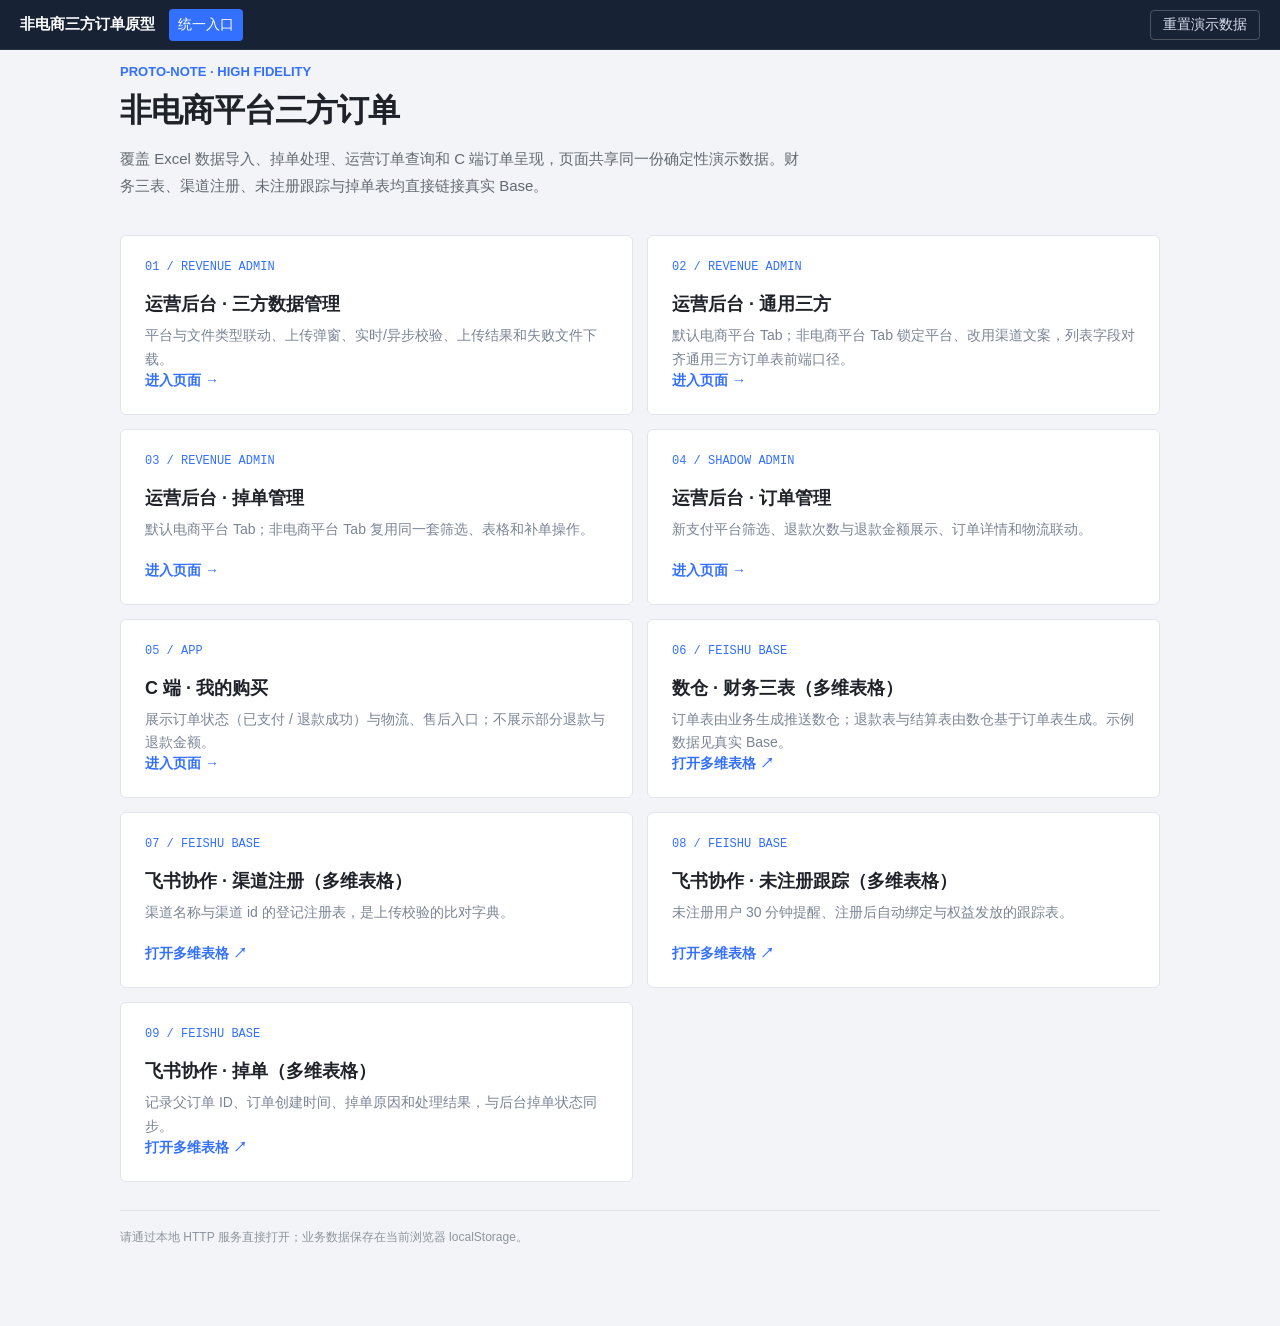
<file: index.html>
<!doctype html>
<html lang="zh-CN">
<head>
  <meta charset="UTF-8">
  <meta name="viewport" content="width=device-width, initial-scale=1.0">
  <meta name="description" content="非电商三方订单导入、同步、退款及权益联动高保真原型">
  <link rel="icon" href="data:image/svg+xml,%3Csvg xmlns='http://www.w3.org/2000/svg' viewBox='0 0 64 64'%3E%3Crect width='64' height='64' rx='12' fill='%233370ff'/%3E%3C/svg%3E">
  <title>非电商三方订单 · 原型入口</title>
  <link rel="stylesheet" href="prototype.css">
  <style>
    body { min-width: 1080px; color: #1f2329; background: #f2f4f7; }
    .entry { width: 1040px; margin: 0 auto; padding: 64px 0 80px; }
    .entry-kicker { color: #3370ff; font-size: 13px; font-weight: 650; }
    .entry h1 { margin: 10px 0 12px; font-size: 32px; letter-spacing: -.03em; }
    .entry-intro { width: 680px; margin: 0 0 36px; color: #646a73; font-size: 15px; line-height: 1.8; }
    .entry-grid { display: grid; grid-template-columns: 1fr 1fr; gap: 14px; }
    .entry-card { min-height: 176px; display: flex; flex-direction: column; padding: 24px; color: inherit; border: 1px solid #e1e5eb; border-radius: 6px; background: #fff; text-decoration: none; transition: border-color .2s ease, box-shadow .2s ease, transform .2s ease; }
    .entry-card:hover { border-color: #9ab6fa; box-shadow: 0 12px 30px rgba(37, 71, 126, .09); transform: translateY(-2px); }
    .entry-card__index { color: #3370ff; font-family: "SFMono-Regular", Consolas, monospace; font-size: 12px; }
    .entry-card h2 { margin: 18px 0 8px; font-size: 18px; }
    .entry-card p { margin: 0; color: #7a8495; line-height: 1.7; }
    .entry-card__go { margin-top: auto; color: #3370ff; font-weight: 600; }
    .entry-foot { margin-top: 28px; padding-top: 18px; color: #8f959e; border-top: 1px solid #dfe3e8; font-size: 12px; }
  </style>
</head>
<body>
  <nav class="prototype-nav">
    <span class="prototype-nav__brand">非电商三方订单原型</span>
    <a class="is-active" href="index.html">统一入口</a>
    <button class="prototype-nav__reset" id="resetData">重置演示数据</button>
  </nav>
  <main class="entry">
    <div class="entry-kicker">PROTO-NOTE · HIGH FIDELITY</div>
    <h1>非电商平台三方订单</h1>
    <p class="entry-intro">覆盖 Excel 数据导入、掉单处理、运营订单查询和 C 端订单呈现，页面共享同一份确定性演示数据。财务三表、渠道注册、未注册跟踪与掉单表均直接链接真实 Base。</p>
    <section class="entry-grid">
      <a class="entry-card" href="admin-upload.html"><span class="entry-card__index">01 / REVENUE ADMIN</span><h2>运营后台 · 三方数据管理</h2><p>平台与文件类型联动、上传弹窗、实时/异步校验、上传结果和失败文件下载。</p><span class="entry-card__go">进入页面 →</span></a>
      <a class="entry-card" href="admin-general-thirdparty.html"><span class="entry-card__index">02 / REVENUE ADMIN</span><h2>运营后台 · 通用三方</h2><p>默认电商平台 Tab；非电商平台 Tab 锁定平台、改用渠道文案，列表字段对齐通用三方订单表前端口径。</p><span class="entry-card__go">进入页面 →</span></a>
      <a class="entry-card" href="admin-dropped-orders.html"><span class="entry-card__index">03 / REVENUE ADMIN</span><h2>运营后台 · 掉单管理</h2><p>默认电商平台 Tab；非电商平台 Tab 复用同一套筛选、表格和补单操作。</p><span class="entry-card__go">进入页面 →</span></a>
      <a class="entry-card" href="admin-orders.html"><span class="entry-card__index">04 / SHADOW ADMIN</span><h2>运营后台 · 订单管理</h2><p>新支付平台筛选、退款次数与退款金额展示、订单详情和物流联动。</p><span class="entry-card__go">进入页面 →</span></a>
      <a class="entry-card" href="consumer.html"><span class="entry-card__index">05 / APP</span><h2>C 端 · 我的购买</h2><p>展示订单状态（已支付 / 退款成功）与物流、售后入口；不展示部分退款与退款金额。</p><span class="entry-card__go">进入页面 →</span></a>
      <a class="entry-card" href="https://guanghe.feishu.cn/base/HTx5bBzkna9kOsse2stc8Zdrnqe" target="_blank" rel="noopener"><span class="entry-card__index">06 / FEISHU BASE</span><h2>数仓 · 财务三表（多维表格）</h2><p>订单表由业务生成推送数仓；退款表与结算表由数仓基于订单表生成。示例数据见真实 Base。</p><span class="entry-card__go">打开多维表格 ↗</span></a>
      <a class="entry-card" href="https://guanghe.feishu.cn/base/F0I2bV6KnaVBRzsLpwWcDa2Qnxh" target="_blank" rel="noopener"><span class="entry-card__index">07 / FEISHU BASE</span><h2>飞书协作 · 渠道注册（多维表格）</h2><p>渠道名称与渠道 id 的登记注册表，是上传校验的比对字典。</p><span class="entry-card__go">打开多维表格 ↗</span></a>
      <a class="entry-card" href="https://guanghe.feishu.cn/base/UbRfb8m5Ua962tsiILEcvQJgn8b?table=tblW8EMJ8S8mK16U&view=vewMrq51ZI" target="_blank" rel="noopener"><span class="entry-card__index">08 / FEISHU BASE</span><h2>飞书协作 · 未注册跟踪（多维表格）</h2><p>未注册用户 30 分钟提醒、注册后自动绑定与权益发放的跟踪表。</p><span class="entry-card__go">打开多维表格 ↗</span></a>
      <a class="entry-card" href="https://guanghe.feishu.cn/base/UbRfb8m5Ua962tsiILEcvQJgn8b?table=tblgRxlZ2vIKZkTo&view=vewY0A8bUa" target="_blank" rel="noopener"><span class="entry-card__index">09 / FEISHU BASE</span><h2>飞书协作 · 掉单（多维表格）</h2><p>记录父订单 ID、订单创建时间、掉单原因和处理结果，与后台掉单状态同步。</p><span class="entry-card__go">打开多维表格 ↗</span></a>
    </section>
    <footer class="entry-foot">请通过本地 HTTP 服务直接打开；业务数据保存在当前浏览器 localStorage。</footer>
  </main>
  <script src="prototype.js"></script>
  <script>
    document.getElementById('resetData').addEventListener('click', function () {
      window.PrototypeApp.resetState()
    })
  </script>
</body>
</html>
</file>
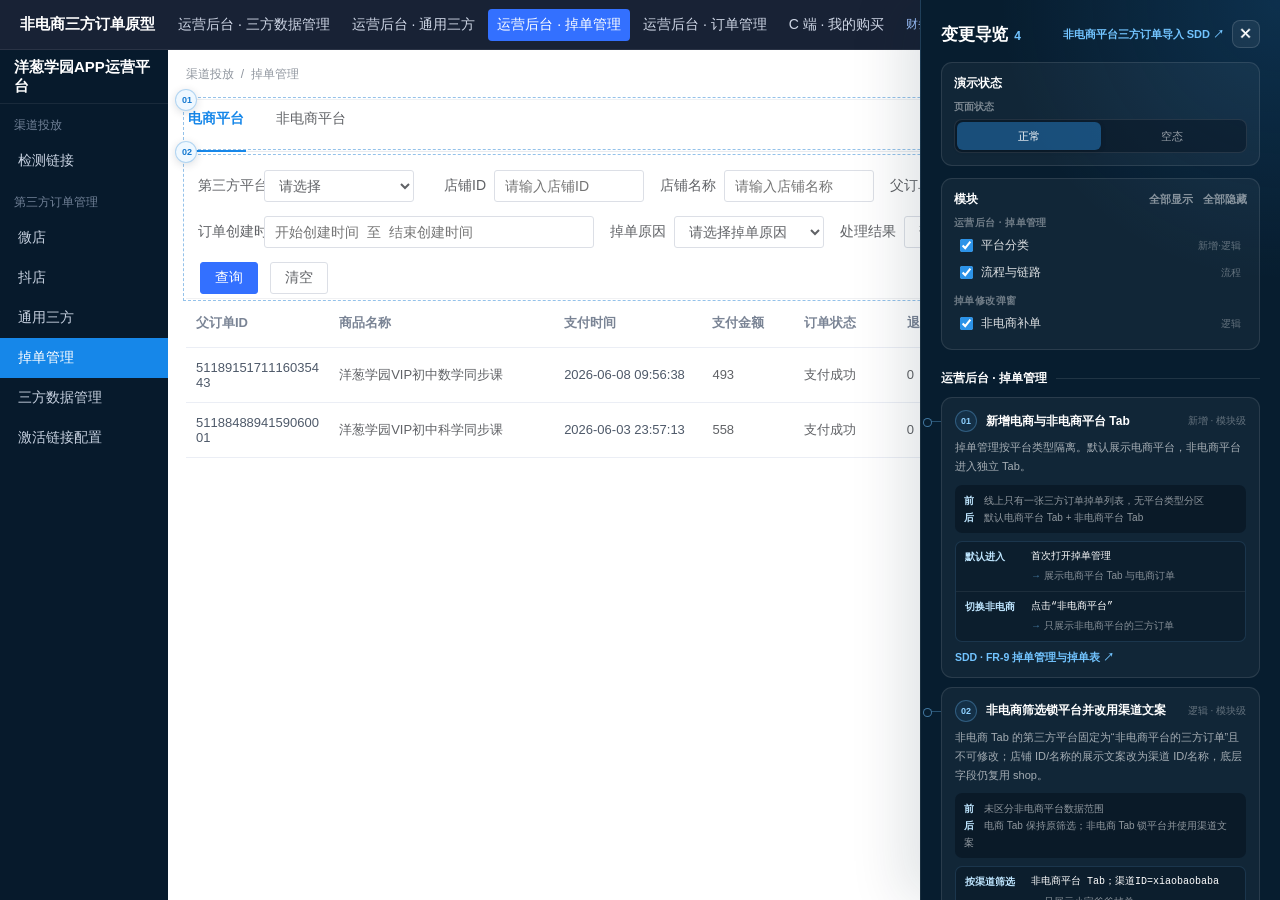
<file: admin-dropped-orders.html>
<!doctype html>
<html lang="zh-CN">
<head>
  <meta charset="UTF-8">
  <meta name="viewport" content="width=device-width, initial-scale=1.0">
  <meta name="description" content="非电商三方订单掉单管理高保真原型">
  <link rel="icon" href="data:image/svg+xml,%3Csvg xmlns='http://www.w3.org/2000/svg' viewBox='0 0 64 64'%3E%3Crect width='64' height='64' rx='12' fill='%233370ff'/%3E%3C/svg%3E">
  <title>运营后台 · 掉单管理</title>
  <link rel="stylesheet" href="prototype.css">
  <style>
    body { min-width: 1520px; background: #f5f6f7; }
    .drop-shell { display: flex; width: 1500px; min-height: calc(100vh - 50px); background: #fff; }
    .drop-sidebar { width: 168px; flex: 0 0 168px; color: #c8d2e1; background: #071a2c; }
    .drop-sidebar__brand { height: 54px; display: flex; align-items: center; padding: 0 14px; color: #fff; font-size: 15px; font-weight: 650; border-bottom: 1px solid rgba(255,255,255,.07); }
    .drop-sidebar__group { padding: 13px 14px 7px; color: #718197; font-size: 12px; }
    .drop-sidebar__item { height: 40px; display: flex; align-items: center; padding: 0 18px; color: #c8d2e1; text-decoration: none; }
    .drop-sidebar__item:hover { color: #fff; background: rgba(255,255,255,.05); }
    .drop-sidebar__item.is-active { color: #fff; background: #1687e9; }
    .drop-main { width: 1332px; padding: 0 18px 44px; overflow: hidden; }
    .drop-breadcrumb { height: 50px; display: flex; align-items: center; color: #8f959e; border-bottom: 1px solid #edf0f3; font-size: 12px; }
    .drop-tabs { display: flex; gap: 28px; height: 52px; align-items: flex-end; border-bottom: 1px solid #e8ebef; }
    .drop-tab { position: relative; height: 52px; padding: 0 2px 13px; color: #606266; border: 0; background: transparent; cursor: pointer; font-weight: 500; }
    .drop-tab:hover { color: #1687e9; }
    .drop-tab.is-active { color: #1687e9; font-weight: 600; }
    .drop-tab.is-active::after { content: ""; position: absolute; left: 0; right: 0; bottom: -1px; height: 2px; background: #1687e9; }
    .drop-filter { padding: 18px 12px 4px; }
    .drop-filter__row { display: flex; align-items: center; gap: 14px; margin-bottom: 14px; }
    .drop-field { display: flex; align-items: center; gap: 8px; }
    .drop-field label { width: 58px; color: #606266; text-align: right; white-space: nowrap; }
    .drop-field .input, .drop-field .select { min-width: 150px; width: 150px; color: #606266; }
    .drop-field--wide .input { width: 236px; }
    .drop-field--time .input { width: 330px; }
    .drop-actions { padding-left: 2px; }
    .drop-actions .btn + .btn { margin-left: 8px; }
    .drop-table-wrap { width: 100%; overflow-x: auto; border-top: 1px solid #f0f1f3; }
    .drop-table { width: 1580px; border-collapse: collapse; table-layout: fixed; }
    .drop-table th, .drop-table td { min-height: 54px; padding: 12px 10px; color: #606266; border-bottom: 1px solid #ebeef5; text-align: left; vertical-align: middle; font-size: 13px; }
    .drop-table th { height: 48px; color: #7a8495; background: #fff; font-weight: 600; }
    .drop-table tbody tr:hover td { background: #f7faff; }
    .drop-table .mono { color: #4e5969; font-variant-numeric: tabular-nums; word-break: break-all; }
    .drop-table .money { font-variant-numeric: tabular-nums; }
    .drop-table .reason { line-height: 1.6; }
    .drop-table .action { color: #1687e9; border: 0; background: transparent; cursor: pointer; }
    .drop-table .action:hover { text-decoration: underline; }
    .drop-result { display: inline-flex; align-items: center; gap: 6px; white-space: nowrap; }
    .drop-result::before { content: ""; width: 6px; height: 6px; border-radius: 50%; background: #e6a23c; }
    .drop-result.is-done::before { background: #00a870; }
    .drop-empty { padding: 70px 0; color: #a2a9b3; text-align: center; }
    .drop-pagination { display: flex; justify-content: flex-end; align-items: center; gap: 8px; padding-top: 16px; color: #909399; font-size: 12px; }
    .drop-page-btn { min-width: 30px; height: 28px; border: 1px solid #dcdfe6; border-radius: 3px; color: #606266; background: #fff; }
    .drop-page-btn.is-current { color: #fff; border-color: #1687e9; background: #1687e9; }
    .modal--supply { width: 480px; }
    .modal--supply .modal__title { margin: 0; font-size: 16px; }
    .modal--supply .modal__body { padding: 22px 24px 10px; }
    .modal--supply .drop-field { margin-bottom: 16px; }
    .modal--supply .drop-field label { width: 100px; }
    .modal--supply .input { width: 290px; }
    .drop-dialog__tip { margin: -4px 0 0 108px; color: #909399; font-size: 12px; line-height: 1.6; }
  </style>
</head>
<body>
  <div id="prototypeNav"></div>
  <main id="droppedOrderPage" class="drop-shell" data-diff-page="运营后台 · 掉单管理">
    <span id="supplyDialogPageMeta" data-diff-page="掉单修改弹窗" hidden></span>
    <aside class="drop-sidebar" aria-label="后台菜单">
      <div class="drop-sidebar__brand">洋葱学园APP运营平台</div>
      <div class="drop-sidebar__group">渠道投放</div>
      <a class="drop-sidebar__item" href="javascript:void(0)">检测链接</a>
      <div class="drop-sidebar__group">第三方订单管理</div>
      <a class="drop-sidebar__item" href="javascript:void(0)">微店</a>
      <a class="drop-sidebar__item" href="javascript:void(0)">抖店</a>
      <a class="drop-sidebar__item" href="javascript:void(0)">通用三方</a>
      <a class="drop-sidebar__item is-active" href="javascript:void(0)">掉单管理</a>
      <a class="drop-sidebar__item" href="admin-upload.html">三方数据管理</a>
      <a class="drop-sidebar__item" href="javascript:void(0)">激活链接配置</a>
    </aside>

    <section class="drop-main">
      <div class="drop-breadcrumb">渠道投放&nbsp; / &nbsp;掉单管理</div>
      <div id="platformCategoryTabs" class="drop-tabs" role="tablist" aria-label="订单平台分类">
        <button class="drop-tab is-active" type="button" role="tab" data-tab="ecommerce" aria-selected="true">电商平台</button>
        <button class="drop-tab" type="button" role="tab" data-tab="non-ecommerce" aria-selected="false">非电商平台</button>
      </div>

      <section id="droppedOrderFilters" class="drop-filter" aria-label="掉单筛选">
        <div class="drop-filter__row">
          <div class="drop-field">
            <label for="platform">第三方平台</label>
            <select id="platform" class="select"></select>
          </div>
          <div class="drop-field">
            <label id="shopIdLabel" for="shopId">店铺ID</label>
            <input id="shopId" class="input" placeholder="请输入店铺ID">
          </div>
          <div class="drop-field">
            <label id="shopNameLabel" for="shopName">店铺名称</label>
            <input id="shopName" class="input" placeholder="请输入店铺名称">
          </div>
          <div class="drop-field drop-field--wide">
            <label for="spuId">父订单ID</label>
            <input id="spuId" class="input" placeholder="请输入父订单ID">
          </div>
        </div>
        <div class="drop-filter__row">
          <div class="drop-field drop-field--time">
            <label for="createTime">订单创建时间</label>
            <input id="createTime" class="input" placeholder="开始创建时间  至  结束创建时间" readonly>
          </div>
          <div class="drop-field">
            <label for="reason">掉单原因</label>
            <select id="reason" class="select">
              <option value="">请选择掉单原因</option>
              <option>配置的组合商品ID错误</option>
              <option>创建洋葱订单失败</option>
              <option>组合商品库存不足</option>
            </select>
          </div>
          <div class="drop-field">
            <label for="result">处理结果</label>
            <select id="result" class="select">
              <option value="">请选择处理结果</option>
              <option>待处理</option>
              <option>已完成</option>
            </select>
          </div>
        </div>
        <div class="drop-actions">
          <button id="queryButton" class="btn btn--primary" type="button">查询</button>
          <button id="resetButton" class="btn" type="button">清空</button>
        </div>
      </section>

      <div id="droppedOrderTable" class="drop-table-wrap">
        <table class="drop-table">
          <colgroup>
            <col style="width:140px"><col style="width:220px"><col style="width:145px"><col style="width:90px">
            <col style="width:100px"><col style="width:90px"><col style="width:110px"><col style="width:150px">
            <col style="width:110px"><col style="width:200px"><col style="width:80px"><col style="width:110px">
          </colgroup>
          <thead>
            <tr>
              <th>父订单ID</th><th>商品名称</th><th>支付时间</th><th>支付金额</th>
              <th>订单状态</th><th>退款金额</th><th>平台</th><th id="shopNameHeader">店铺名称</th>
              <th id="shopIdHeader">店铺ID</th><th>掉单原因</th><th>操作</th><th>处理结果</th>
            </tr>
          </thead>
          <tbody id="dropRows"></tbody>
        </table>
        <div id="emptyState" class="drop-empty" hidden>暂无符合条件的掉单记录</div>
      </div>
      <div class="drop-pagination"><span id="totalText">共 0 条</span><button class="drop-page-btn is-current">1</button><span>20 条/页</span></div>
    </section>
  </main>

  <div id="supplyDialog" class="modal-mask">
    <section class="modal modal--supply" role="dialog" aria-modal="true" aria-labelledby="supplyDialogTitle">
      <header class="modal__header">
        <h2 id="supplyDialogTitle" class="modal__title">修改掉单</h2>
        <button id="closeDialog" class="modal__close" type="button" aria-label="关闭">×</button>
      </header>
      <div class="modal__body">
        <div class="drop-field"><label for="dialogOrderId">父订单ID</label><input id="dialogOrderId" class="input" readonly></div>
        <div class="drop-field"><label for="ycSkuId">洋葱SKU组ID</label><input id="ycSkuId" class="input" placeholder="请输入正确的洋葱SKU组ID"></div>
        <p class="drop-dialog__tip">非电商订单使用导入数据完成补单，不调用电商平台订单查询接口；提交成功后同步更新页面与掉单表。</p>
      </div>
      <footer class="modal__footer">
        <button id="cancelDialog" class="btn" type="button">取消</button>
        <button id="submitSupply" class="btn btn--primary" type="button">确认处理</button>
      </footer>
    </section>
  </div>

  <script src="prototype.js"></script>
  <script>
    (function () {
      const ecommerceRows = [
        { id: '5118915171116035443', product: '洋葱学园VIP初中数学同步课', time: '2026-06-08 09:56:38', amount: 493, status: '支付成功', refund: 0, platform: '天猫', shopName: '洋葱学园旗舰店', shopId: '499187844', reason: '配置的组合商品ID错误', result: '待处理' },
        { id: '5118848894159060001', product: '洋葱学园VIP初中科学同步课', time: '2026-06-03 23:57:13', amount: 558, status: '支付成功', refund: 0, platform: '天猫', shopName: '洋葱学园旗舰店', shopId: '499187844', reason: '配置的组合商品ID错误', result: '已完成' }
      ]
      const nonEcommerceRows = [
        { id: 'xiaobaobaba20260818001', product: '洋葱数学思维年度组合课', time: '2026-08-18 15:26:42', amount: 899, status: '支付成功', refund: 0, platform: '非电商平台的三方订单', shopName: '小宝爸爸', shopId: 'xiaobaobaba', reason: '组合商品库存不足', result: '待处理' },
        { id: 'davdian20260818002', product: '洋葱英语全年成长课', time: '2026-08-18 15:42:08', amount: 699, status: '支付成功', refund: 0, platform: '非电商平台的三方订单', shopName: '大V店', shopId: 'davdian', reason: '创建洋葱订单失败', result: '待处理' },
        { id: 'wanwuxinxuan20260818003', product: '洋葱物理实验成长包', time: '2026-08-18 16:06:31', amount: 498, status: '支付成功', refund: 0, platform: '非电商平台的三方订单', shopName: '万物心选', shopId: 'wanwuxinxuan', reason: '配置的组合商品ID错误', result: '已完成' }
      ]
      let activeTab = 'ecommerce'
      let selectedId = ''
      let demoState = 'normal'
      const $ = (selector) => document.querySelector(selector)
      const $$ = (selector) => Array.from(document.querySelectorAll(selector))
      const platformOptions = {
        ecommerce: ['', '天猫', '京东', '拼多多', '抖店', '视频号小店', '小红书', '微店', '快手', '有赞'],
        'non-ecommerce': ['', '非电商平台的三方订单']
      }

      function currentRows() {
        if (demoState === 'empty') return []
        const source = activeTab === 'ecommerce' ? ecommerceRows : nonEcommerceRows
        return source.filter((row) => {
          const platform = $('#platform').value
          const shopId = $('#shopId').value.trim()
          const shopName = $('#shopName').value.trim()
          const spuId = $('#spuId').value.trim()
          const reason = $('#reason').value
          const result = $('#result').value
          return (!platform || row.platform === platform)
            && (!shopId || row.shopId.includes(shopId))
            && (!shopName || row.shopName.includes(shopName))
            && (!spuId || row.id.includes(spuId))
            && (!reason || row.reason === reason)
            && (!result || row.result === result)
        })
      }

      function renderPlatformOptions() {
        $('#platform').innerHTML = platformOptions[activeTab].map((value) =>
          `<option value="${value}">${value || '请选择'}</option>`
        ).join('')
        const nonEcommerce = activeTab === 'non-ecommerce'
        $('#platform').value = nonEcommerce ? '非电商平台的三方订单' : ''
        $('#platform').disabled = nonEcommerce
        $('#shopIdLabel').textContent = nonEcommerce ? '渠道ID' : '店铺ID'
        $('#shopNameLabel').textContent = nonEcommerce ? '渠道名称' : '店铺名称'
        $('#shopId').placeholder = nonEcommerce ? '请输入渠道ID' : '请输入店铺ID'
        $('#shopName').placeholder = nonEcommerce ? '请输入渠道名称' : '请输入店铺名称'
        $('#shopIdHeader').textContent = nonEcommerce ? '渠道ID' : '店铺ID'
        $('#shopNameHeader').textContent = nonEcommerce ? '渠道名称' : '店铺名称'
      }

      function renderRows() {
        const rows = currentRows()
        $('#dropRows').innerHTML = rows.map((row) => `
          <tr>
            <td class="mono">${row.id}</td><td>${row.product}</td><td class="mono">${row.time}</td>
            <td class="money">${row.amount}</td><td>${row.status}</td><td class="money">${row.refund}</td>
            <td>${row.platform}</td><td>${row.shopName}</td><td class="mono">${row.shopId}</td>
            <td class="reason">${row.reason}</td>
            <td>${row.result === '待处理' ? `<button class="action" data-id="${row.id}">修改</button>` : ''}</td>
            <td><span class="drop-result ${row.result === '已完成' ? 'is-done' : ''}">${row.result}</span></td>
          </tr>`).join('')
        $('#emptyState').hidden = rows.length > 0
        $('#droppedOrderTable').querySelector('table').hidden = rows.length === 0
        $('#totalText').textContent = `共 ${rows.length} 条`
        $$('.action').forEach((button) => button.addEventListener('click', () => openDialog(button.dataset.id)))
      }

      function switchTab(tab) {
        activeTab = tab
        $$('.drop-tab').forEach((button) => {
          const active = button.dataset.tab === tab
          button.classList.toggle('is-active', active)
          button.setAttribute('aria-selected', String(active))
        })
        resetFilters(false)
        renderPlatformOptions()
        renderRows()
      }

      function resetFilters(render = true) {
        ['shopId', 'shopName', 'spuId', 'reason', 'result'].forEach((id) => { $('#' + id).value = '' })
        $('#platform').value = activeTab === 'non-ecommerce' ? '非电商平台的三方订单' : ''
        if (render) renderRows()
      }

      function openDialog(id) {
        selectedId = id
        $('#dialogOrderId').value = id
        $('#ycSkuId').value = ''
        $('#supplyDialog').classList.add('is-open')
      }

      function closeDialog() {
        $('#supplyDialog').classList.remove('is-open')
      }

      function submitSupply() {
        const sku = $('#ycSkuId').value.trim()
        if (!sku) {
          window.PrototypeApp.notify('请输入洋葱SKU组ID', 'warning')
          return
        }
        const row = nonEcommerceRows.find((item) => item.id === selectedId) || ecommerceRows.find((item) => item.id === selectedId)
        if (row) row.result = '已完成'
        closeDialog()
        renderRows()
        window.PrototypeApp.notify('补单成功，页面与多维表格已同步更新', 'success')
      }

      $$('.drop-tab').forEach((button) => button.addEventListener('click', () => switchTab(button.dataset.tab)))
      $('#queryButton').addEventListener('click', renderRows)
      $('#resetButton').addEventListener('click', () => resetFilters())
      $('#closeDialog').addEventListener('click', closeDialog)
      $('#cancelDialog').addEventListener('click', closeDialog)
      $('#submitSupply').addEventListener('click', submitSupply)
      $('#supplyDialog').addEventListener('click', (event) => { if (event.target === event.currentTarget) closeDialog() })
      document.addEventListener('keydown', (event) => { if (event.key === 'Escape') closeDialog() })
      window.PrototypeApp.renderNav('dropped')
      renderPlatformOptions()
      renderRows()

      window.DIFF_HOOKS = {
        locate(pageId) {
          closeDialog()
          if (pageId === 'droppedOrderPage') switchTab('non-ecommerce')
          if (pageId === 'supplyDialogPageMeta') {
            switchTab('non-ecommerce')
            openDialog('xiaobaobaba20260818001')
          }
        },
        setDemoState(controlId, value) {
          if (controlId === 'dropState') {
            demoState = value
            renderRows()
          }
        }
      }
    })()
  </script>
  <script>
    window.DIFF_CHANGESET = {
      meta: {
        sddTitle: '非电商平台三方订单导入 SDD',
        sddUrl: 'https://guanghe.feishu.cn/docx/Cw69djCbsosrPGxKlURcM3ZAn6m',
        sddType: 'feishu',
        demoControls: [{
          id: 'dropState',
          label: '页面状态',
          default: 'normal',
          options: [{ value: 'normal', label: '正常' }, { value: 'empty', label: '空态' }]
        }]
      },
      changes: [
        {
          id: 'chg-drop-tabs',
          level: 'module',
          page: 'droppedOrderPage',
          module: '平台分类',
          target: '#platformCategoryTabs',
          type: 'new',
          title: '新增电商与非电商平台 Tab',
          desc: '掉单管理按平台类型隔离。默认展示电商平台，非电商平台进入独立 Tab。',
          before: '线上只有一张三方订单掉单列表，无平台类型分区',
          after: '默认电商平台 Tab + 非电商平台 Tab',
          examples: [
            { case: '默认进入', input: '首次打开掉单管理', result: '展示电商平台 Tab 与电商订单' },
            { case: '切换非电商', input: '点击“非电商平台”', result: '只展示非电商平台的三方订单' }
          ],
          sdd: { section: 'FR-9 掉单管理与掉单表', blockId: 'doxcnH57QPqZB21TtTJdV8KvKpc' }
        },
        {
          id: 'chg-drop-filter-scope',
          level: 'module',
          page: 'droppedOrderPage',
          module: '平台分类',
          target: '#droppedOrderFilters',
          type: 'logic',
          title: '非电商筛选锁平台并改用渠道文案',
          desc: '非电商 Tab 的第三方平台固定为“非电商平台的三方订单”且不可修改；店铺 ID/名称的展示文案改为渠道 ID/名称，底层字段仍复用 shop。',
          before: '未区分非电商平台数据范围',
          after: '电商 Tab 保持原筛选；非电商 Tab 锁平台并使用渠道文案',
          examples: [
            { case: '按渠道筛选', input: '非电商平台 Tab；渠道ID=xiaobaobaba', result: '只展示小宝爸爸掉单' },
            { case: '按结果筛选', input: '非电商平台 Tab；处理结果=待处理', result: '展示两条待处理记录' }
          ],
          sdd: { section: 'FR-9 掉单管理与掉单表', blockId: 'doxcnH57QPqZB21TtTJdV8KvKpc' }
        },
        {
          id: 'chg-drop-supply',
          level: 'module',
          page: 'supplyDialogPageMeta',
          module: '非电商补单',
          target: '#supplyDialog',
          type: 'logic',
          title: '补齐非电商平台补单分支',
          desc: '非电商掉单复用同款修改入口，但基于导入订单数据补单，不调用电商平台订单查询接口。',
          before: '现有后端遇到非电商平台会返回“未知的平台渠道”',
          after: '输入正确洋葱SKU组ID后完成补单，并同步更新页面与掉单表',
          examples: [
            { case: '成功补单', input: '父订单ID=xiaobaobaba20260818001；SKU组ID=COMBO-2026-MATH', result: '处理结果变为已完成' },
            { case: '缺少SKU', input: '洋葱SKU组ID为空', result: '提示“请输入洋葱SKU组ID”' }
          ],
          sdd: { section: 'FR-9 掉单管理与掉单表', blockId: 'doxcnH57QPqZB21TtTJdV8KvKpc' }
        },
        {
          id: 'chg-drop-base',
          level: 'module',
          page: 'droppedOrderPage',
          module: '流程与链路',
          target: null,
          type: 'flow',
          title: '非电商掉单同步写入多维表格',
          desc: '创建掉单时同步写入专用 Base 的“掉单”表；处理成功后将处理结果更新为已完成。',
          before: '专用 Base 仅有未注册用户表，无掉单表',
          after: '新增掉单表：父订单ID、订单创建时间、掉单原因、处理结果',
          sdd: { section: 'FR-9 掉单管理与掉单表', blockId: 'doxcnH57QPqZB21TtTJdV8KvKpc' }
        }
      ]
    }
  </script>
  <script>
/* ============ 原型变更标注引擎 proto-note（零依赖，可整段复用） ============
   布局参考：固定右侧深色批注栏 + 页面编号锚点 + canvas 连线（axure 批注风格）
   规则：默认不显示任何标注；按模块勾选显示；只联动 SDD（不展示 PRD）
   约定：
   - change.target 为 null 的“页面不可见”变更（纯流程/链路），不画锚点不连线，
     统一排在批注栏最后的「流程与链路」分节；数据数组中也应放在最后。
   - target 在弹窗内的变更，点击批注卡片时由 DIFF_HOOKS.locate(pageId) 自动打开弹窗，
     引擎轮询等待目标挂载后再滚动定位并连线。
   - 浮层 z-index 必须压过 Element 弹窗（2000+），否则弹窗打开时锚点与连线被蒙层盖住。 */
(function () {
  const CS = window.DIFF_CHANGESET;
  if (!CS || !CS.changes || !CS.changes.length) return;

  const TYPE_LABEL = { new: "新增", modify: "修改", copy: "文案", enum: "口径", logic: "逻辑", flow: "流程", remove: "删除" };
  const LEVEL_LABEL = { page: "页面级", module: "模块级", field: "字段级" };
  const LS_KEY = "diff-annotator-v4:" + location.pathname;
  const PANEL_W = 360;

  CS.changes.forEach((c, i) => { c._no = String(i + 1).padStart(2, "0"); });
  const targeted = c => !!c.target;

  /* ---------- 状态 ---------- */
  const moduleKeys = [];
  const byModule = {};
  CS.changes.forEach(c => {
    const key = c.page + "::" + c.module;
    if (!byModule[key]) { byModule[key] = []; moduleKeys.push(key); }
    byModule[key].push(c);
  });
  const byTarget = {};
  CS.changes.filter(targeted).forEach(c => { (byTarget[c.target] = byTarget[c.target] || []).push(c); });
  const keyOf = c => c.page + "::" + c.module;

  let state = { open: true, enabled: {}, demo: {} };
  try { state = Object.assign(state, JSON.parse(localStorage.getItem(LS_KEY) || "{}")); } catch (e) {}
  state.enabled = state.enabled || {};
  state.demo = state.demo || {};
  // 新版本新增的模块必须继承"全部显示"状态：老访客的 localStorage 里没有新模块的 key，
  // 若一律默认 false，新增的变更卡在"全部显示"下会凭空消失（严重漏标错觉）。
  // 缺失的模块开关一律默认可见：新增模块（尤其 type:new——线上现状没有的能力）绝不能默认隐藏，
  // 否则老访客在"全部显示"下也看不到新变更，造成"漏标"错觉。历史脏状态由 LS_KEY 版本号升级清除。
  moduleKeys.forEach(k => { if (!(k in state.enabled)) state.enabled[k] = true; });
  const demoControls = Array.isArray(CS.meta.demoControls) ? CS.meta.demoControls : [];
  demoControls.forEach(control => {
    if (!(control.id in state.demo)) {
      const firstOption = Array.isArray(control.options) ? control.options[0] : null;
      state.demo[control.id] = control.default ?? (firstOption && firstOption.value);
    }
  });
  const persist = () => { try { localStorage.setItem(LS_KEY, JSON.stringify(state)); } catch (e) {} };
  const isOn = c => state.enabled[keyOf(c)];

  function pageName(pid) {
    const el = document.getElementById(pid);
    return (el && el.getAttribute("data-diff-page")) || pid;
  }

  /* ---------- 样式 ---------- */
  const style = document.createElement("style");
  style.setAttribute("data-da", "1");
  style.textContent = `
  :root { --da-navy:#071d2f; --da-blue:#1479d1; --da-blue-soft:#2c93e8; --da-sky:#72c4ff; --da-panel-w:${PANEL_W}px; }
  html.da-open { overflow-x:auto !important; }
  body.da-open { padding-right:0 !important; overflow-x:visible !important; }
  .da-scroll-spacer { position:absolute; top:0; width:var(--da-panel-w); height:1px; pointer-events:none; visibility:hidden; }

  .da-launch { position:fixed; top:14px; right:14px; z-index:9200; display:inline-flex; align-items:center; gap:8px;
    background:var(--da-navy); color:#fff; border:0; border-radius:999px; padding:9px 16px; font-size:13px; font-weight:600;
    cursor:pointer; box-shadow:0 6px 20px rgba(7,29,47,.28); }
  .da-launch .da-launch-n { color:var(--da-sky); font-weight:700; }

  .da-panel { position:fixed; z-index:9100; top:0; right:0; bottom:0; width:var(--da-panel-w); overflow-y:auto;
    color:rgba(255,255,255,.78); border-left:1px solid rgba(255,255,255,.08);
    background:radial-gradient(circle at 100% 0, rgba(44,147,232,.16), transparent 20rem), var(--da-navy);
    box-shadow:-18px 0 50px rgba(7,29,47,.12); font-size:12px; scrollbar-width:thin; scrollbar-color:rgba(255,255,255,.2) transparent; }
  .da-panel-inner { padding:20px 20px 40px; }
  .da-top { display:flex; align-items:center; justify-content:space-between; gap:10px; margin-bottom:14px; }
  .da-top h2 { margin:0; color:#fff; font-size:17px; font-weight:740; letter-spacing:-.01em; }
  .da-top h2 small { margin-left:6px; color:var(--da-sky); font-size:12px; font-weight:700; }
  .da-top-actions { display:flex; align-items:center; gap:8px; }
  .da-sdd-doc { color:var(--da-sky); font-size:11px; font-weight:650; text-decoration:none; white-space:nowrap; }
  .da-sdd-doc:hover { text-decoration:underline; }
  .da-hide { width:28px; height:28px; flex:0 0 auto; border:1px solid rgba(255,255,255,.14); border-radius:8px;
    color:#fff; background:rgba(255,255,255,.06); font-size:14px; line-height:1; cursor:pointer; }
  .da-hide:hover { background:rgba(255,255,255,.12); }

  .da-demo { margin-bottom:12px; padding:12px; border:1px solid rgba(255,255,255,.1); border-radius:11px; background:rgba(255,255,255,.045); }
  .da-demo-title { margin-bottom:8px; color:#fff; font-size:12px; font-weight:700; }
  .da-demo-row + .da-demo-row { margin-top:9px; }
  .da-demo-label { display:block; margin-bottom:5px; color:rgba(255,255,255,.45); font-size:10px; font-weight:650; }
  .da-segments { display:flex; padding:2px; border:1px solid rgba(255,255,255,.1); border-radius:8px; background:rgba(5,17,28,.4); }
  .da-segment { min-width:0; flex:1; min-height:28px; border:0; border-radius:6px; color:rgba(255,255,255,.58);
    background:transparent; font-size:11px; cursor:pointer; }
  .da-segment:hover { color:#fff; }
  .da-segment.da-selected { color:#fff; background:rgba(44,147,232,.42); box-shadow:0 1px 5px rgba(0,0,0,.16); }

  .da-mods { margin-bottom:20px; padding:12px; border:1px solid rgba(255,255,255,.1); border-radius:11px; background:rgba(255,255,255,.045); }
  .da-mods-head { display:flex; align-items:center; justify-content:space-between; margin-bottom:6px; }
  .da-mods-head span { color:#fff; font-size:12px; font-weight:700; }
  .da-bulk { display:flex; gap:10px; }
  .da-bulk button { border:0; background:none; padding:0; color:rgba(255,255,255,.5); font-size:11px; cursor:pointer; }
  .da-bulk button:hover { color:var(--da-sky); }
  .da-mod-group { margin-top:8px; }
  .da-mod-group-name { margin-bottom:2px; color:rgba(255,255,255,.4); font-size:10px; font-weight:650; letter-spacing:.04em; }
  .da-mod { display:flex; align-items:center; gap:8px; padding:5px 6px; border-radius:7px; cursor:pointer; }
  .da-mod:hover { background:rgba(255,255,255,.06); }
  .da-mod input { margin:0; flex:0 0 auto; accent-color:var(--da-blue-soft); cursor:pointer; }
  .da-mod-name { flex:1; min-width:0; color:rgba(255,255,255,.86); font-size:12px; font-weight:550; white-space:nowrap; overflow:hidden; text-overflow:ellipsis; }
  .da-mod-types { flex:0 0 auto; color:rgba(255,255,255,.34); font-size:10px; }

  .da-note-section { margin-bottom:18px; }
  .da-note-heading { display:flex; align-items:center; gap:9px; margin-bottom:10px; color:#fff; font-size:12px; font-weight:700; }
  .da-note-heading::after { height:1px; flex:1; background:rgba(255,255,255,.1); content:""; }
  .da-empty { padding:10px 2px; color:rgba(255,255,255,.35); font-size:11px; }

  .da-note { position:relative; scroll-margin-top:16px; margin-bottom:9px; padding:12px 13px; border:1px solid rgba(255,255,255,.1);
    border-radius:11px; background:rgba(255,255,255,.045); cursor:pointer;
    transition:border-color .18s ease, background .18s ease, transform .18s ease; }
  .da-note::before { content:""; position:absolute; top:23px; left:-15px; width:14px; height:1px;
    background:rgba(114,196,255,.32); transition:background .16s ease, box-shadow .16s ease; }
  .da-note::after { content:""; position:absolute; top:20px; left:-19px; width:7px; height:7px; border-radius:50%;
    border:1px solid rgba(114,196,255,.55); background:var(--da-navy); transition:background .16s ease, box-shadow .16s ease; }
  .da-note.da-nowire::before, .da-note.da-nowire::after { display:none; }
  .da-note:hover, .da-note.da-active { border-color:rgba(114,196,255,.65); background:rgba(44,147,232,.13); transform:translateX(-3px); }
  .da-note.da-active::before { background:#72c4ff; box-shadow:0 0 12px rgba(44,147,232,.62); }
  .da-note.da-active::after { background:#72c4ff; box-shadow:0 0 0 4px rgba(44,147,232,.18); }
  .da-note-head { display:flex; align-items:center; gap:9px; margin-bottom:6px; color:#fff; font-size:12px; font-weight:700; }
  .da-no { display:inline-grid; width:22px; height:22px; flex:0 0 auto; place-items:center; border:1px solid rgba(114,196,255,.3);
    border-radius:50%; color:#8fd1ff; background:rgba(44,147,232,.09); font-size:9px; font-weight:800; }
  .da-note.da-active .da-no { color:var(--da-navy); border-color:#bfe6ff; background:#bfe6ff; }
  .da-note-kind { flex:0 0 auto; margin-left:auto; color:rgba(255,255,255,.35); font-size:10px; font-weight:500; }
  .da-note p { margin:0; color:rgba(255,255,255,.62); font-size:11px; line-height:1.75; }
  .da-note-ba { margin-top:8px; padding:7px 9px; border-radius:7px; background:rgba(5,17,28,.52); font-size:10px; line-height:1.7; color:rgba(255,255,255,.55); }
  .da-note-ba b { color:#bfe6ff; font-weight:650; }
  .da-examples { margin-top:8px; overflow:hidden; border:1px solid rgba(114,196,255,.15); border-radius:7px; background:rgba(5,17,28,.34); }
  .da-example { display:grid; grid-template-columns:58px minmax(0,1fr); gap:4px 8px; padding:7px 9px; font-size:10px; line-height:1.55; }
  .da-example + .da-example { border-top:1px solid rgba(255,255,255,.07); }
  .da-example-case { grid-row:1 / span 2; color:#bfe6ff; font-weight:650; }
  .da-example-input { min-width:0; color:#fff; font-family:ui-monospace, SFMono-Regular, Menlo, Consolas, monospace; overflow-wrap:anywhere; }
  .da-example-result { color:rgba(255,255,255,.5); }
  .da-example-result::before { content:"→ "; color:rgba(114,196,255,.55); }
  .da-note-sdd { display:inline-flex; align-items:center; gap:5px; margin-top:9px; color:var(--da-sky); font-size:10.5px;
    font-weight:650; text-decoration:none; }
  .da-note-sdd:hover { text-decoration:underline; }

  .da-anchors { position:absolute; left:0; top:0; width:0; height:0; z-index:9000; pointer-events:none; }
  .da-anchor { position:absolute; display:grid; width:22px; height:22px; place-items:center; border:1px solid rgba(20,121,209,.28);
    border-radius:50%; color:var(--da-blue); background:#eff8ff; font-size:9px; font-weight:800; cursor:pointer;
    pointer-events:auto; box-shadow:0 2px 8px rgba(7,29,47,.14); transition:transform .15s ease, background .15s ease; }
  .da-anchor:hover { transform:scale(1.1); }
  .da-anchor.da-active { color:#fff; border-color:var(--da-blue-soft); background:var(--da-blue);
    box-shadow:0 0 0 4px rgba(44,147,232,.16), 0 5px 14px rgba(20,121,209,.24); transform:scale(1.08); }

  .da-outlined { outline:1.5px dashed rgba(20,121,209,.45) !important; outline-offset:2px; }
  @keyframes da-pulse { 0% { box-shadow:0 0 0 0 rgba(44,147,232,.4); } 100% { box-shadow:0 0 0 14px rgba(44,147,232,0); } }
  .da-pulsing { animation:da-pulse .9s ease-out 2; }

  .da-wires { position:fixed; inset:0; z-index:8990; width:100vw; height:100vh; pointer-events:none; }

  @media print { .da-panel, .da-anchors, .da-wires, .da-launch, .da-scroll-spacer { display:none !important; }
    html.da-open { overflow-x:visible !important; } body.da-open { padding-right:0 !important; } }
  `;
  document.head.appendChild(style);

  /* ---------- DOM 骨架 ---------- */
  const launcher = document.createElement("button");
  launcher.className = "da-launch";
  launcher.setAttribute("data-da", "1");
  launcher.innerHTML = '变更导览 <span class="da-launch-n">' + CS.changes.length + "</span>";
  document.body.appendChild(launcher);

  const panel = document.createElement("aside");
  panel.className = "da-panel";
  panel.setAttribute("data-da", "1");
  document.body.appendChild(panel);

  // 在业务页面真实右边缘后追加与批注栏等宽的滚动缓冲区。
  // 它只扩展 scrollWidth，不改变、压缩或重排原页面。
  const scrollSpacer = document.createElement("div");
  scrollSpacer.className = "da-scroll-spacer";
  scrollSpacer.setAttribute("data-da", "1");
  document.body.appendChild(scrollSpacer);

  const anchorLayer = document.createElement("div");
  anchorLayer.className = "da-anchors";
  anchorLayer.setAttribute("data-da", "1");
  document.body.appendChild(anchorLayer);

  const wires = document.createElement("canvas");
  wires.className = "da-wires";
  wires.setAttribute("data-da", "1");
  document.body.appendChild(wires);
  const wctx = wires.getContext("2d");

  let activeId = null;   // 悬停中的变更
  let pinnedId = null;   // 点击固定的变更（再次点击取消）

  /* ---------- 面板渲染 ---------- */
  const pages = [];
  const modsByPage = {};
  moduleKeys.forEach(k => {
    const p = k.split("::")[0];
    if (!modsByPage[p]) { modsByPage[p] = []; pages.push(p); }
    modsByPage[p].push(k);
  });

  function noteCard(c) {
    let html = '<article class="da-note' + (targeted(c) ? "" : " da-nowire") + '" id="da-note-' + c.id + '" data-chg="' + c.id + '">';
    html += '<div class="da-note-head"><span class="da-no">' + c._no + '</span><span>' + c.title + '</span>';
    html += '<span class="da-note-kind">' + (TYPE_LABEL[c.type] || "变更") + " · " + (LEVEL_LABEL[c.level] || "") + "</span></div>";
    html += "<p>" + c.desc + "</p>";
    if (c.before && c.after) html += '<div class="da-note-ba"><b>前</b>　' + c.before + '<br><b>后</b>　' + c.after + "</div>";
    if (Array.isArray(c.examples) && c.examples.length) {
      html += '<div class="da-examples">';
      c.examples.forEach(example => {
        html += '<div class="da-example"><span class="da-example-case">' + example.case + '</span>' +
          '<code class="da-example-input">' + example.input + '</code>' +
          '<span class="da-example-result">' + example.result + "</span></div>";
      });
      html += "</div>";
    }
    if (c.sdd && CS.meta.sddUrl && c.sdd.blockId) {
      html += '<a class="da-note-sdd" target="_blank" href="' + CS.meta.sddUrl + "#" + c.sdd.blockId + '">SDD · ' + c.sdd.section + " ↗</a>";
    } else if (c.sdd && c.sdd.section) {
      html += '<span class="da-note-sdd" style="color:rgba(255,255,255,.4)">SDD · ' + c.sdd.section + "</span>";
    }
    html += "</article>";
    return html;
  }

  function renderPanel() {
    let html = '<div class="da-panel-inner">';
    html += '<div class="da-top"><h2>变更导览<small>' + CS.changes.length + "</small></h2><div class=\"da-top-actions\">";
    if (CS.meta.sddUrl) html += '<a class="da-sdd-doc" target="_blank" href="' + CS.meta.sddUrl + '">' + (CS.meta.sddTitle || "SDD") + " ↗</a>";
    html += '<button class="da-hide" title="收起">✕</button></div></div>';

    if (demoControls.length && window.DIFF_HOOKS && typeof window.DIFF_HOOKS.setDemoState === "function") {
      html += '<section class="da-demo"><div class="da-demo-title">演示状态</div>';
      demoControls.forEach(control => {
        html += '<div class="da-demo-row"><span class="da-demo-label">' + control.label + '</span><div class="da-segments">';
        (control.options || []).forEach(option => {
          const selected = state.demo[control.id] === option.value;
          html += '<button class="da-segment' + (selected ? " da-selected" : "") + '" data-demo-control="' + control.id +
            '" data-demo-value="' + option.value + '">' + option.label + "</button>";
        });
        html += "</div></div>";
      });
      html += "</section>";
    }

    html += '<div class="da-mods"><div class="da-mods-head"><span>模块</span><span class="da-bulk"><button data-all="on">全部显示</button><button data-all="off">全部隐藏</button></span></div>';
    pages.forEach(p => {
      html += '<div class="da-mod-group"><div class="da-mod-group-name">' + pageName(p) + "</div>";
      modsByPage[p].forEach(k => {
        const mod = k.split("::")[1];
        const types = [...new Set(byModule[k].map(c => TYPE_LABEL[c.type] || "变更"))].join("·");
        html += '<label class="da-mod" data-key="' + k + '"><input type="checkbox"' + (state.enabled[k] ? " checked" : "") + ">";
        html += '<span class="da-mod-name">' + mod + '</span><span class="da-mod-types">' + types + "</span></label>";
      });
      html += "</div>";
    });
    html += "</div>";

    const anyOn = CS.changes.some(isOn);
    if (!anyOn) {
      html += '<div class="da-empty">勾选模块后展示对应标注与连线</div>';
    } else {
      pages.forEach(p => {
        const list = CS.changes.filter(c => c.page === p && isOn(c) && targeted(c));
        if (!list.length) return;
        html += '<section class="da-note-section"><h3 class="da-note-heading">' + pageName(p) + "</h3>";
        list.forEach(c => { html += noteCard(c); });
        html += "</section>";
      });
      // 页面不可见的流程/链路变更统一放在最后，不连线
      const flowList = CS.changes.filter(c => isOn(c) && !targeted(c));
      if (flowList.length) {
        html += '<section class="da-note-section"><h3 class="da-note-heading">流程与链路 · 页面不可见</h3>';
        flowList.forEach(c => { html += noteCard(c); });
        html += "</section>";
      }
    }
    html += "</div>";
    panel.innerHTML = html;
    bindPanel();
  }

  function bindPanel() {
    panel.querySelector(".da-hide").addEventListener("click", () => setOpen(false));
    panel.querySelectorAll("[data-demo-control]").forEach(button => {
      button.addEventListener("click", () => {
        const controlId = button.getAttribute("data-demo-control");
        const value = button.getAttribute("data-demo-value");
        state.demo[controlId] = value;
        persist();
        window.DIFF_HOOKS.setDemoState(controlId, value);
        renderPanel();
        setTimeout(scheduleUpdate, 80);
      });
    });
    panel.querySelectorAll(".da-mod input").forEach(cb => {
      cb.addEventListener("change", () => {
        const k = cb.closest(".da-mod").getAttribute("data-key");
        state.enabled[k] = cb.checked;
        if (pinnedId && !isOn(CS.changes.find(x => x.id === pinnedId))) pinnedId = null;
        persist();
        renderPanel();
        syncAnnotations();
        applyActive();
        if (cb.checked) locateModule(k);
      });
    });
    panel.querySelectorAll("[data-all]").forEach(btn => {
      btn.addEventListener("click", () => {
        const on = btn.getAttribute("data-all") === "on";
        moduleKeys.forEach(k => { state.enabled[k] = on; });
        if (!on) pinnedId = null;
        persist(); renderPanel(); syncAnnotations(); applyActive();
      });
    });
    panel.querySelectorAll(".da-note").forEach(card => {
      const id = card.getAttribute("data-chg");
      card.addEventListener("mouseenter", () => setActive(id));
      card.addEventListener("mouseleave", () => clearActive(id));
      card.addEventListener("click", e => {
        if (e.target.closest("a")) return;
        const c = CS.changes.find(x => x.id === id);
        if (!c) return;
        pinnedId = id;
        applyActive();
        locateChange(c);
      });
    });
    panel.addEventListener("scroll", scheduleUpdate, { passive: true });
  }

  /* ---------- 锚点浮层（仅针对有 target 的变更） ---------- */
  const anchorEls = {};   // change.id -> { el, last:{x,y,shown} }
  CS.changes.filter(targeted).forEach(c => {
    const a = document.createElement("button");
    a.className = "da-anchor";
    a.setAttribute("data-da", "1");
    a.textContent = c._no;
    a.style.display = "none";
    a.addEventListener("mouseenter", () => setActive(c.id));
    a.addEventListener("mouseleave", () => clearActive(c.id));
    a.addEventListener("click", () => {
      togglePin(c.id);
      if (pinnedId === c.id) {
        const card = document.getElementById("da-note-" + c.id);
        if (card) card.scrollIntoView({ behavior: "smooth", block: "center" });
      }
    });
    anchorLayer.appendChild(a);
    anchorEls[c.id] = { el: a, last: { x: -1, y: -1, shown: false } };
  });

  function targetVisible(el, rect) {
    if (!el.getClientRects().length) return false;
    // 遮挡检测（仅当取样点在视口内才有意义）：取样点若不属于目标元素（如被弹窗蒙层盖住），视为不可见。
    // 引擎自身的浮层（锚点/连线，[data-da]）不算遮挡。目标滚出视口时不做钳制——锚点随文档自然滚出即可。
    const inViewport = (x, y) => x >= 0 && x <= innerWidth && y >= 0 && y <= innerHeight;
    const hit = (x, y) => {
      const top = document.elementFromPoint(x, y);
      if (!top) return false;
      if (top.closest && top.closest("[data-da]")) return true;
      return el === top || el.contains(top) || top.contains(el);
    };
    const cx = rect.left + rect.width / 2;
    const cy = rect.top + rect.height / 2;
    if (inViewport(cx, cy)) {
      if (hit(cx, cy)) return true;
      const sx = rect.left + 10, sy = rect.top + 10;
      if (inViewport(sx, sy)) return hit(sx, sy);
      return false;
    }
    return true;
  }

  function syncAnnotations() {
    Object.keys(byTarget).forEach(t => {
      const el = document.querySelector(t);
      if (!el) return;
      const on = byTarget[t].some(isOn) && state.open;
      el.classList.toggle("da-outlined", on);
    });
    scheduleUpdate();
  }

  function updateOverlay() {
    // 弹窗跟随页面滚动（横/纵；滚动/弹窗开合都会触发本函数，随动即可）
    syncDialogFollow();
    // 锚点钉在目标左上角，使用文档坐标（以锚点层自身为基准），随页面原生滚动——
    // 杜绝 fixed 浮层"滚动事件追帧"造成的抖动漂移，也不做视口钳制（滚出即自然滚出）
    const layerRect = anchorLayer.getBoundingClientRect();
    Object.keys(byTarget).forEach(t => {
      const el = document.querySelector(t);
      const rect = el ? el.getBoundingClientRect() : null;
      const visible = el && state.open && rect && targetVisible(el, rect);
      byTarget[t].forEach((c, slot) => {
        const rec = anchorEls[c.id];
        const show = visible && isOn(c);
        if (!show) {
          if (rec.last.shown) { rec.el.style.display = "none"; rec.last.shown = false; }
          return;
        }
        const x = Math.max(rect.left - 11, 2) + slot * 25 - layerRect.left;
        const y = rect.top - 11 - layerRect.top;
        if (!rec.last.shown) { rec.el.style.display = "grid"; rec.last.shown = true; }
        if (rec.last.x !== x || rec.last.y !== y) {
          rec.el.style.left = x + "px";
          rec.el.style.top = y + "px";
          rec.last.x = x; rec.last.y = y;
        }
      });
    });
    drawWires();
  }

  /* ---------- 连线 ---------- */
  function setWireSize() {
    const ratio = Math.min(devicePixelRatio || 1, 2);
    const w = Math.max(1, Math.round(innerWidth * ratio));
    const h = Math.max(1, Math.round(innerHeight * ratio));
    if (wires.width !== w || wires.height !== h) { wires.width = w; wires.height = h; }
    wctx.setTransform(ratio, 0, 0, ratio, 0, 0);
  }

  function wirePath(sx, sy, ex, ey, active) {
    const gap = Math.max(38, ex - sx);
    wctx.save();
    wctx.beginPath();
    wctx.moveTo(sx, sy);
    wctx.bezierCurveTo(sx + Math.min(120, gap * 0.42), sy, ex - Math.min(82, gap * 0.28), ey, ex, ey);
    wctx.lineWidth = active ? 2 : 1.3;
    wctx.strokeStyle = active ? "rgba(44,147,232,.96)" : "rgba(44,147,232,.42)";
    wctx.shadowColor = active ? "rgba(44,147,232,.7)" : "transparent";
    wctx.shadowBlur = active ? 9 : 0;
    wctx.stroke();
    wctx.shadowBlur = 0;
    wctx.beginPath(); wctx.arc(sx, sy, active ? 3.2 : 2.1, 0, Math.PI * 2);
    wctx.fillStyle = active ? "#2c93e8" : "rgba(44,147,232,.5)"; wctx.fill();
    wctx.beginPath(); wctx.arc(ex - 1, ey, active ? 3 : 2, 0, Math.PI * 2);
    wctx.fillStyle = active ? "#72c4ff" : "rgba(114,196,255,.45)"; wctx.fill();
    wctx.restore();
  }

  function drawWires() {
    setWireSize();
    wctx.clearRect(0, 0, innerWidth, innerHeight);
    if (!state.open) return;
    // 一个编号一条线：固定态优先于悬停态（滚动中误触发的 hover 不得篡改已选中的连线）
    const id = pinnedId || activeId;
    if (!id) return;
    const c = CS.changes.find(x => x.id === id);
    if (!c || !isOn(c) || !targeted(c)) return;
    const rec = anchorEls[id];
    if (!rec || !rec.last.shown) return;
    // 起点取锚点实时视口坐标（锚点在文档流中，滚动时坐标必须现算，不能用缓存）
    const ar = rec.el.getBoundingClientRect();
    if (ar.bottom < 0 || ar.top > innerHeight) return; // 锚点滚出视口则不画线
    const card = document.getElementById("da-note-" + id);
    if (!card) return;
    const cr = card.querySelector(".da-no").getBoundingClientRect();
    if (cr.bottom < 40 || cr.top > innerHeight - 8) return;
    wirePath(ar.right, ar.top + ar.height / 2, innerWidth - PANEL_W + 1, cr.top + cr.height / 2, true);
  }

  /* ---------- 高亮联动 ---------- */
  function applyActive() {
    // 固定态优先：钉住某编号后，悬停其他锚点不改变高亮与连线
    const id = pinnedId || activeId;
    CS.changes.forEach(c => {
      const rec = anchorEls[c.id];
      if (rec) rec.el.classList.toggle("da-active", c.id === id);
      const card = document.getElementById("da-note-" + c.id);
      if (card) card.classList.toggle("da-active", c.id === id);
    });
    drawWires();
  }
  function setActive(id) { activeId = id; applyActive(); }
  function clearActive(id) { if (activeId === id) { activeId = null; applyActive(); } }
  function togglePin(id) {
    pinnedId = pinnedId === id ? null : id;
    applyActive();
  }

  /* ---------- 定位 ---------- */
  function locateChange(c) {
    // 先执行页面钩子（可能需要打开弹窗），再轮询等待目标挂载/弹窗动画结束后定位。
    if (window.DIFF_HOOKS && typeof window.DIFF_HOOKS.locate === "function") window.DIFF_HOOKS.locate(c.page);
    else if (window.DIFF_HOOKS && typeof window.DIFF_HOOKS.showPage === "function") window.DIFF_HOOKS.showPage(c.page);
    if (!targeted(c)) { scheduleUpdate(); return; }
    let tries = 0;
    const attempt = () => {
      const el = document.querySelector(c.target);
      if (!el || !el.getClientRects().length) {
        if (++tries < 12) { setTimeout(attempt, 130); }
        return;
      }
      el.scrollIntoView({ block: "center", behavior: "smooth" });
      el.classList.remove("da-pulsing"); void el.offsetWidth; el.classList.add("da-pulsing");
      setTimeout(() => el.classList.remove("da-pulsing"), 2000);
      scheduleUpdate();
      setTimeout(scheduleUpdate, 360); // 弹窗打开动画结束后再校准一次锚点与连线
    };
    setTimeout(attempt, 160);
  }
  function locateModule(key) { locateChange(byModule[key][0]); }

  /* ---------- 内容视口 ---------- */
  function syncScrollSpace() {
    if (!state.open) return;
    // 业务内容宽度用 document.body.scrollWidth 测：spacer 是 body 下的 absolute 子元素，
    // 它贡献的是 html 的滚动区而非 body.scrollWidth，所以测量全程不需要隐藏/移动 spacer——
    // scrollWidth 不会瞬间收缩，浏览器也就不会钳制 scrollLeft。
    // （旧实现先 display:none 再测量，页面若设了 scroll-behavior:smooth，恢复滚动是异步动画，
    //   会和用户正在进行的横向拖拽打架，表现为"一拽就弹回"。）
    const contentWidth = Math.max(document.documentElement.clientWidth, document.body.scrollWidth);
    const next = contentWidth + "px";
    scrollSpacer.style.display = "block";
    if (scrollSpacer.style.left !== next) {
      const sx = window.scrollX, sy = window.scrollY;
      scrollSpacer.style.left = next;
      // 内容变窄仍可能钳制一次，必须用 instant 立即恢复，绝不能吃页面的 scroll-behavior:smooth
      if (window.scrollX !== sx || window.scrollY !== sy) window.scrollTo({ left: sx, top: sy, behavior: "instant" });
    }
  }

  /* ---------- 弹窗跟随页面滚动 ----------
     Element 弹窗容器是 position:fixed，不随文档滚动。批注栏开着时：
     - 横滚：被批注栏遮住的弹窗右侧要能拖出来；
     - 纵滚：高于视口的弹窗底部要能跟着底页一起滚出。
     做法：批注栏开启时，把弹窗容器（不含蒙层）按 (-scrollX, -scrollY) 平移，
     弹窗与底层页面同步滑动；收起批注栏时清掉 transform。 */
  function syncDialogFollow() {
    const sx = state.open ? window.scrollX : 0;
    const sy = state.open ? window.scrollY : 0;
    const tf = (sx || sy) ? ("translate(" + (-sx) + "px," + (-sy) + "px)") : "";
    document.querySelectorAll(".el-dialog__wrapper, .el-overlay-dialog").forEach(w => {
      if (!(w.offsetWidth || w.offsetHeight)) return;
      if (w.style.transform !== tf) w.style.transform = tf;
    });
  }

  /* ---------- 开关 ---------- */
  function setOpen(open) {
    state.open = open;
    persist();
    document.documentElement.classList.toggle("da-open", open);
    document.body.classList.toggle("da-open", open);
    panel.style.display = open ? "" : "none";
    launcher.style.display = open ? "none" : "";
    if (open) {
      syncScrollSpace();
    } else {
      scrollSpacer.style.display = "none";
      if (scrollX) window.scrollTo(0, scrollY);
    }
    syncAnnotations();
  }
  launcher.addEventListener("click", () => setOpen(true));

  /* ---------- 更新调度 ---------- */
  let frame = 0;
  function scheduleUpdate() {
    cancelAnimationFrame(frame);
    frame = requestAnimationFrame(updateOverlay);
  }
  window.addEventListener("scroll", scheduleUpdate, { passive: true, capture: true });
  window.addEventListener("resize", () => {
    syncScrollSpace();
    scheduleUpdate();
  }, { passive: true });
  document.addEventListener("click", e => {
    if (e.target.closest("[data-da]")) return;
    setTimeout(scheduleUpdate, 60);
    setTimeout(scheduleUpdate, 360);
  }, true);
  const mo = new MutationObserver(records => {
    if (records.every(r => r.target && r.target.closest && r.target.closest("[data-da]"))) return;
    syncScrollSpace();
    scheduleUpdate();
  });
  mo.observe(document.body, { attributes: true, attributeFilter: ["class", "style"], childList: true, subtree: true });

  /* ---------- 初始 ---------- */
  if (window.DIFF_HOOKS && typeof window.DIFF_HOOKS.setDemoState === "function") {
    demoControls.forEach(control => window.DIFF_HOOKS.setDemoState(control.id, state.demo[control.id]));
  }
  renderPanel();
  setOpen(state.open);
  setTimeout(scheduleUpdate, 150);
})();

  </script>
</body>
</html>
</file>
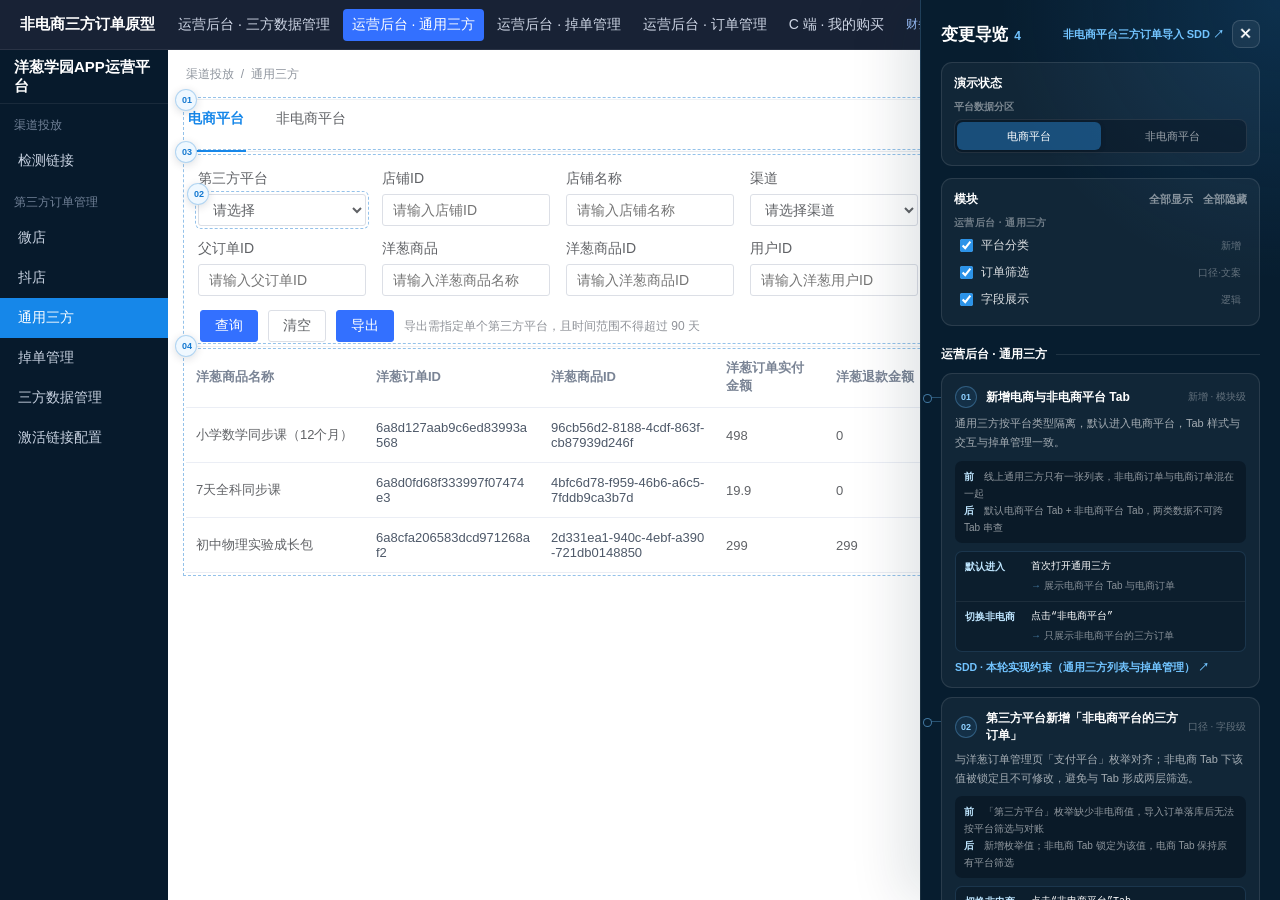
<file: admin-general-thirdparty.html>
<!doctype html>
<html lang="zh-CN">
<head>
  <meta charset="UTF-8">
  <meta name="viewport" content="width=device-width, initial-scale=1.0">
  <meta name="description" content="非电商三方订单通用三方列表高保真原型">
  <link rel="icon" href="data:image/svg+xml,%3Csvg xmlns='http://www.w3.org/2000/svg' viewBox='0 0 64 64'%3E%3Crect width='64' height='64' rx='12' fill='%233370ff'/%3E%3C/svg%3E">
  <title>运营后台 · 通用三方</title>
  <link rel="stylesheet" href="prototype.css">
  <style>
    body { min-width: 1520px; background: #f5f6f7; }
    .gt-shell { display: flex; width: 1500px; min-height: calc(100vh - 50px); background: #fff; }
    .gt-sidebar { width: 168px; flex: 0 0 168px; color: #c8d2e1; background: #071a2c; }
    .gt-sidebar__brand { height: 54px; display: flex; align-items: center; padding: 0 14px; color: #fff; font-size: 15px; font-weight: 650; border-bottom: 1px solid rgba(255,255,255,.07); }
    .gt-sidebar__group { padding: 13px 14px 7px; color: #718197; font-size: 12px; }
    .gt-sidebar__item { height: 40px; display: flex; align-items: center; padding: 0 18px; color: #c8d2e1; text-decoration: none; }
    .gt-sidebar__item:hover { color: #fff; background: rgba(255,255,255,.05); }
    .gt-sidebar__item.is-active { color: #fff; background: #1687e9; }
    .gt-main { width: 1332px; padding: 0 18px 44px; overflow: hidden; }
    .gt-breadcrumb { height: 50px; display: flex; align-items: center; color: #8f959e; border-bottom: 1px solid #edf0f3; font-size: 12px; }
    .gt-tabs { display: flex; gap: 28px; height: 52px; align-items: flex-end; border-bottom: 1px solid #e8ebef; }
    .gt-tab { position: relative; height: 52px; padding: 0 2px 13px; color: #606266; border: 0; background: transparent; cursor: pointer; font-weight: 500; }
    .gt-tab:hover { color: #1687e9; }
    .gt-tab.is-active { color: #1687e9; font-weight: 600; }
    .gt-tab.is-active::after { content: ""; position: absolute; left: 0; right: 0; bottom: -1px; height: 2px; background: #1687e9; }
    .gt-filter { padding: 18px 12px 4px; }
    .gt-filter__row { display: flex; align-items: flex-end; gap: 16px; margin-bottom: 14px; }
    /* display 必须写在 [hidden] 之前并显式让位，否则 flex 会盖掉 [hidden]{display:none} */
    .gt-field { display: flex; flex-direction: column; gap: 6px; }
    .gt-field[hidden] { display: none; }
    .gt-field > label { color: #606266; white-space: nowrap; }
    .gt-field .input, .gt-field .select { width: 158px; color: #606266; }
    .gt-field--time .input { width: 330px; }
    .gt-field.is-required > label::before { content: "*"; margin-right: 3px; color: #f56c6c; }
    .gt-field .select:disabled { background: #f5f7fa; cursor: not-allowed; }
    .gt-actions { display: flex; align-items: center; gap: 10px; padding-left: 2px; }
    .gt-actions__note { color: #909399; font-size: 12px; }
    .gt-table-wrap { width: 100%; overflow-x: auto; border-top: 1px solid #f0f1f3; }
    .gt-table { width: 2780px; border-collapse: collapse; table-layout: fixed; }
    .gt-table th, .gt-table td { padding: 12px 10px; color: #606266; border-bottom: 1px solid #ebeef5; text-align: left; vertical-align: middle; font-size: 13px; }
    .gt-table th { height: 48px; color: #7a8495; background: #fff; font-weight: 600; }
    .gt-table tbody tr:hover td { background: #f7faff; }
    .gt-table .mono { color: #4e5969; font-variant-numeric: tabular-nums; word-break: break-all; }
    .gt-table .money { font-variant-numeric: tabular-nums; }
    .gt-table .muted { color: #a2a9b3; }
    .gt-table .action { color: #1687e9; border: 0; background: transparent; cursor: pointer; }
    .gt-table .action:hover { text-decoration: underline; }
    .gt-empty { padding: 70px 0; color: #a2a9b3; text-align: center; }
    .gt-pagination { display: flex; justify-content: flex-end; align-items: center; gap: 8px; padding-top: 16px; color: #909399; font-size: 12px; }
    .gt-page-btn { min-width: 30px; height: 28px; border: 1px solid #dcdfe6; border-radius: 3px; color: #606266; background: #fff; }
    .gt-page-btn.is-current { color: #fff; border-color: #1687e9; background: #1687e9; }
  </style>
</head>
<body>
  <div id="prototypeNav"></div>
  <main id="generalThirdpartyPage" class="gt-shell" data-diff-page="运营后台 · 通用三方">
    <aside class="gt-sidebar" aria-label="后台菜单">
      <div class="gt-sidebar__brand">洋葱学园APP运营平台</div>
      <div class="gt-sidebar__group">渠道投放</div>
      <a class="gt-sidebar__item" href="javascript:void(0)">检测链接</a>
      <div class="gt-sidebar__group">第三方订单管理</div>
      <a class="gt-sidebar__item" href="javascript:void(0)">微店</a>
      <a class="gt-sidebar__item" href="javascript:void(0)">抖店</a>
      <a class="gt-sidebar__item is-active" href="javascript:void(0)">通用三方</a>
      <a class="gt-sidebar__item" href="admin-dropped-orders.html">掉单管理</a>
      <a class="gt-sidebar__item" href="admin-upload.html">三方数据管理</a>
      <a class="gt-sidebar__item" href="javascript:void(0)">激活链接配置</a>
    </aside>

    <section class="gt-main">
      <div class="gt-breadcrumb">渠道投放&nbsp; / &nbsp;通用三方</div>
      <div id="platformCategoryTabs" class="gt-tabs" role="tablist" aria-label="订单平台分类">
        <button class="gt-tab is-active" type="button" role="tab" data-tab="ecommerce" aria-selected="true">电商平台</button>
        <button class="gt-tab" type="button" role="tab" data-tab="non-ecommerce" aria-selected="false">非电商平台</button>
      </div>

      <section id="generalThirdpartyFilters" class="gt-filter" aria-label="通用三方筛选">
        <div class="gt-filter__row">
          <div class="gt-field">
            <label for="platform">第三方平台</label>
            <select id="platform" class="select"></select>
          </div>
          <div class="gt-field">
            <label id="shopIdLabel" for="shopId">店铺ID</label>
            <input id="shopId" class="input" placeholder="请输入店铺ID">
          </div>
          <div class="gt-field">
            <label id="shopNameLabel" for="shopName">店铺名称</label>
            <input id="shopName" class="input" placeholder="请输入店铺名称">
          </div>
          <div class="gt-field" id="sellfromField">
            <label for="sellfrom">渠道</label>
            <select id="sellfrom" class="select">
              <option value="">请选择渠道</option>
              <option>shangyehua_tmall</option>
              <option>xinmeiti_xiaohongshu</option>
              <option>tiyanying_tictok_applet_doubao</option>
            </select>
          </div>
          <div class="gt-field gt-field--time is-required">
            <label for="payTimeRange">订单支付时间</label>
            <input id="payTimeRange" class="input" value="2026-08-01 00:00:00 至 2026-08-25 23:59:59" readonly>
          </div>
        </div>
        <div class="gt-filter__row">
          <div class="gt-field">
            <label for="spuId">父订单ID</label>
            <input id="spuId" class="input" placeholder="请输入父订单ID">
          </div>
          <div class="gt-field">
            <label id="goodNameLabel" for="goodName">洋葱商品</label>
            <input id="goodName" class="input" placeholder="请输入洋葱商品名称">
          </div>
          <div class="gt-field">
            <label for="goodId">洋葱商品ID</label>
            <input id="goodId" class="input" placeholder="请输入洋葱商品ID">
          </div>
          <div class="gt-field">
            <label for="userId">用户ID</label>
            <input id="userId" class="input" placeholder="请输入洋葱用户ID">
          </div>
          <div class="gt-field">
            <label for="refundStatus">退款状态</label>
            <select id="refundStatus" class="select">
              <option value="">全部</option>
              <option>已处理</option>
              <option>未处理</option>
            </select>
          </div>
        </div>
        <div class="gt-actions">
          <button id="queryButton" class="btn btn--primary" type="button">查询</button>
          <button id="resetButton" class="btn" type="button">清空</button>
          <button id="exportButton" class="btn btn--primary" type="button">导出</button>
          <span class="gt-actions__note">导出需指定单个第三方平台，且时间范围不得超过 90 天</span>
        </div>
      </section>

      <div id="generalThirdpartyTable" class="gt-table-wrap">
        <table class="gt-table">
          <colgroup>
            <col style="width:180px"><col style="width:175px"><col style="width:175px"><col style="width:110px">
            <col style="width:100px"><col style="width:175px"><col style="width:100px"><col style="width:175px">
            <col style="width:150px"><col style="width:150px"><col style="width:90px"><col style="width:90px">
            <col style="width:90px"><col style="width:150px"><col style="width:130px"><col style="width:120px">
            <col style="width:140px"><col style="width:140px"><col style="width:100px"><col style="width:150px">
            <col style="width:90px">
          </colgroup>
          <thead>
            <tr>
              <th>洋葱商品名称</th><th>洋葱订单ID</th><th>洋葱商品ID</th><th>洋葱订单实付金额</th>
              <th>洋葱退款金额</th><th>洋葱兑换人用户ID</th><th>洋葱订单状态</th><th>父订单ID</th>
              <th>支付时间</th><th>订单创建时间</th><th>支付金额</th><th>订单状态</th>
              <th>退款金额</th><th>平台</th><th id="shopNameHeader">店铺名称</th><th id="shopIdHeader">店铺ID</th>
              <th>顺丰单号</th><th>普通单号</th><th>最近操作人</th><th>最近操作时间</th>
              <th>操作</th>
            </tr>
          </thead>
          <tbody id="orderRows"></tbody>
        </table>
        <div id="emptyState" class="gt-empty" hidden>暂无符合条件的订单</div>
      </div>
      <div class="gt-pagination"><span id="totalText">共 0 条</span><button class="gt-page-btn is-current">1</button><span>20 条/页</span></div>
    </section>
  </main>

  <script src="prototype.js"></script>
  <script>
    (function () {
      const ecommerceRows = [
        {
          ycGoodName: '小学数学同步课（12个月）', ycOrderId: '6a8d127aab9c6ed83993a568', ycGoodId: '96cb56d2-8188-4cdf-863f-cb87939d246f',
          ycOrderAmount: 498, ycRefundAmount: 0, ycUserId: '668f51e82f81630001ce1c04', ycOrderStatus: '支付成功',
          spuId: '33163662390442438751', payTime: '2026-08-25 11:56:40', createdAt: '2026-08-25 11:56:44',
          payAmount: 498, orderStatus: '支付成功', refundAmount: 0, platform: '天猫', shopName: '洋葱学园旗舰店', shopId: '499187844',
          sfTracking: 'SF1510937202345', tracking: '—', operator: '系统', operateTime: '2026-08-25 11:57:02',
          sellfrom: 'shangyehua_tmall', refundHandled: '已处理'
        },
        {
          ycGoodName: '7天全科同步课', ycOrderId: '6a8d0fd68f333997f07474e3', ycGoodId: '4bfc6d78-f959-46b6-a6c5-7fddb9ca3b7d',
          ycOrderAmount: 19.9, ycRefundAmount: 0, ycUserId: '6690f21c3826f10001f32db9', ycOrderStatus: '支付成功',
          spuId: 'P803181507530099321', payTime: '2026-08-25 11:45:20', createdAt: '2026-08-25 11:45:23',
          payAmount: 19.9, orderStatus: '支付成功', refundAmount: 0, platform: '小红书', shopName: '洋葱学园课程店', shopId: 'redbook-onion',
          sfTracking: '—', tracking: 'YT7826041956231', operator: '系统', operateTime: '2026-08-25 11:45:41',
          sellfrom: 'xinmeiti_xiaohongshu', refundHandled: '已处理'
        },
        {
          ycGoodName: '初中物理实验成长包', ycOrderId: '6a8cfa206583dcd971268af2', ycGoodId: '2d331ea1-940c-4ebf-a390-721db0148850',
          ycOrderAmount: 299, ycRefundAmount: 299, ycUserId: '668d12f8da2b970001ce3cc9', ycOrderStatus: '退款成功',
          spuId: 'DOU2026082400928', payTime: '2026-08-24 20:08:11', createdAt: '2026-08-24 20:08:15',
          payAmount: 299, orderStatus: '退款成功', refundAmount: 299, platform: '抖店', shopName: '洋葱学园官方店', shopId: 'douyin-yc',
          sfTracking: 'SF1510937202846', tracking: '—', operator: '李文雅', operateTime: '2026-08-24 21:12:30',
          sellfrom: 'tiyanying_tictok_applet_doubao', refundHandled: '未处理'
        }
      ]

      const nonEcommerceRows = [
        {
          ycGoodName: '洋葱数学思维年度组合课', ycOrderId: '6a910712f4ea593f142cc001', ycGoodId: '2f6b8c10-3f5d-4e2a-a942-8b77e1c39011',
          ycOrderAmount: 899, ycRefundAmount: 0, ycUserId: '6691aa7017a25e0001c055a8', ycOrderStatus: '支付成功',
          spuId: 'xiaobaobaba20260818001', payTime: '2026-08-18 15:26:42', createdAt: '2026-08-18 15:26:42',
          payAmount: 899, orderStatus: '支付成功', refundAmount: 0, platform: '非电商平台的三方订单', shopName: '小宝爸爸', shopId: 'xiaobaobaba',
          sfTracking: 'SF1510937203108', tracking: '—', operator: '李文雅', operateTime: '2026-08-18 15:30:11',
          sellfrom: 'xinmeiti_feidianshangpingtai', refundHandled: '已处理'
        },
        {
          ycGoodName: '洋葱英语全年成长课', ycOrderId: '6a910742178ab591cdf10122', ycGoodId: '6c1e927a-7d44-4fd6-b4a1-19d2a5348f22',
          ycOrderAmount: 699, ycRefundAmount: 0, ycUserId: '6691aba336ad770001b93a12', ycOrderStatus: '支付成功',
          spuId: 'davdian20260818002', payTime: '2026-08-18 15:42:08', createdAt: '2026-08-18 15:42:08',
          payAmount: 699, orderStatus: '支付成功', refundAmount: 0, platform: '非电商平台的三方订单', shopName: '大V店', shopId: 'davdian',
          sfTracking: '—', tracking: 'JDVA00382619455', operator: '—', operateTime: '—',
          sellfrom: 'xinmeiti_feidianshangpingtai', refundHandled: '已处理'
        },
        {
          ycGoodName: '洋葱物理实验成长包', ycOrderId: '6a91078dcf01b993dd520163', ycGoodId: '9a53d870-2b16-4c99-a83f-67e45d1b7033',
          ycOrderAmount: 498, ycRefundAmount: 198, ycUserId: '6691ac1dd4f6830001c18b0a', ycOrderStatus: '支付成功',
          spuId: 'wanwuxinxuan20260818003', payTime: '2026-08-18 16:06:31', createdAt: '2026-08-18 16:06:31',
          payAmount: 498, orderStatus: '支付成功', refundAmount: 198, platform: '非电商平台的三方订单', shopName: '万物心选', shopId: 'wanwuxinxuan',
          sfTracking: 'SF1510937203672', tracking: '—', operator: '—', operateTime: '—',
          sellfrom: 'xinmeiti_feidianshangpingtai', refundHandled: '未处理'
        }
      ]

      const platformOptions = {
        ecommerce: ['', '天猫', '京东', '拼多多', '抖店', '视频号小店', '小红书', '微店', '快手', '有赞'],
        'non-ecommerce': ['', '非电商平台的三方订单']
      }

      let activeTab = 'ecommerce'
      const $ = (selector) => document.querySelector(selector)
      const $$ = (selector) => Array.from(document.querySelectorAll(selector))

      function currentRows() {
        const source = activeTab === 'ecommerce' ? ecommerceRows : nonEcommerceRows
        const platform = $('#platform').value
        const shopId = $('#shopId').value.trim()
        const shopName = $('#shopName').value.trim()
        const sellfrom = $('#sellfrom').value
        const spuId = $('#spuId').value.trim()
        const goodName = $('#goodName').value.trim()
        const goodId = $('#goodId').value.trim()
        const userId = $('#userId').value.trim()
        const refundStatus = $('#refundStatus').value
        return source.filter((row) =>
          (!platform || row.platform === platform)
          && (!shopId || row.shopId.includes(shopId))
          && (!shopName || row.shopName.includes(shopName))
          && (activeTab === 'non-ecommerce' || !sellfrom || row.sellfrom === sellfrom)
          && (!spuId || row.spuId.includes(spuId))
          && (!goodName || row.ycGoodName.includes(goodName))
          && (!goodId || row.ycGoodId.includes(goodId))
          && (!userId || row.ycUserId.includes(userId))
          && (!refundStatus || row.refundHandled === refundStatus)
        )
      }

      function renderFilterScope() {
        const nonEcommerce = activeTab === 'non-ecommerce'
        $('#platform').innerHTML = platformOptions[activeTab]
          .map((value) => `<option value="${value}">${value || '请选择'}</option>`).join('')
        $('#platform').value = nonEcommerce ? '非电商平台的三方订单' : ''
        $('#platform').disabled = nonEcommerce
        $('#shopIdLabel').textContent = nonEcommerce ? '渠道ID' : '店铺ID'
        $('#shopNameLabel').textContent = nonEcommerce ? '渠道名称' : '店铺名称'
        $('#shopId').placeholder = nonEcommerce ? '请输入渠道ID' : '请输入店铺ID'
        $('#shopName').placeholder = nonEcommerce ? '请输入渠道名称' : '请输入店铺名称'
        $('#shopIdHeader').textContent = nonEcommerce ? '渠道ID' : '店铺ID'
        $('#shopNameHeader').textContent = nonEcommerce ? '渠道名称' : '店铺名称'
        // public_sellfrom 对非电商已废弃且不写入，非电商 Tab 不提供该筛选项
        $('#sellfromField').hidden = nonEcommerce
      }

      function renderRows() {
        const rows = currentRows()
        const nonEcommerce = activeTab === 'non-ecommerce'
        $('#orderRows').innerHTML = rows.map((row) => `
          <tr>
            <td>${row.ycGoodName}</td><td class="mono">${row.ycOrderId}</td><td class="mono">${row.ycGoodId}</td>
            <td class="money">${row.ycOrderAmount}</td><td class="money">${row.ycRefundAmount}</td>
            <td class="mono">${row.ycUserId}</td><td>${row.ycOrderStatus}</td><td class="mono">${row.spuId}</td>
            <td class="mono">${row.payTime}</td><td class="mono">${row.createdAt}</td>
            <td class="money">${row.payAmount}</td><td>${row.orderStatus}</td><td class="money">${row.refundAmount}</td>
            <td>${row.platform}</td><td>${row.shopName}</td><td class="mono">${row.shopId}</td>
            <td class="mono">${row.sfTracking}</td><td class="mono">${row.tracking}</td>
            <td class="${row.operator === '—' ? 'muted' : ''}">${row.operator}</td>
            <td class="mono ${row.operateTime === '—' ? 'muted' : ''}">${row.operateTime}</td>
            <td>${nonEcommerce
              ? '<button class="action" type="button" data-act="activate">激活课程</button>'
              : '<button class="action" type="button" data-act="link">生成链接</button>'}</td>
          </tr>`).join('')
        $('#emptyState').hidden = rows.length > 0
        $('#generalThirdpartyTable').querySelector('table').hidden = rows.length === 0
        $('#totalText').textContent = `共 ${rows.length} 条`
        $$('#orderRows .action').forEach((button) => button.addEventListener('click', () => {
          window.PrototypeApp.notify(
            button.dataset.act === 'activate' ? '已生成激活课程链接，可直接激活授权' : '已生成激活洋葱订单的链接',
            'success'
          )
        }))
      }

      function resetFilters(render = true) {
        ;['shopId', 'shopName', 'spuId', 'goodName', 'goodId', 'userId'].forEach((id) => { $('#' + id).value = '' })
        $('#sellfrom').value = ''
        $('#refundStatus').value = ''
        $('#platform').value = activeTab === 'non-ecommerce' ? '非电商平台的三方订单' : ''
        if (render) renderRows()
      }

      function switchTab(tab) {
        activeTab = tab
        $$('.gt-tab').forEach((button) => {
          const active = button.dataset.tab === tab
          button.classList.toggle('is-active', active)
          button.setAttribute('aria-selected', String(active))
        })
        resetFilters(false)
        renderFilterScope()
        renderRows()
      }

      $$('.gt-tab').forEach((button) => button.addEventListener('click', () => switchTab(button.dataset.tab)))
      $('#queryButton').addEventListener('click', renderRows)
      $('#resetButton').addEventListener('click', () => resetFilters())
      $('#exportButton').addEventListener('click', () => {
        if (!$('#platform').value) {
          window.PrototypeApp.notify('导出需指定单个第三方平台', 'warning')
          return
        }
        window.PrototypeApp.notify('导出任务已创建', 'success')
      })

      window.PrototypeApp.renderNav('general')
      renderFilterScope()
      renderRows()

      window.DIFF_HOOKS = {
        locate(pageId) {
          if (pageId === 'generalThirdpartyPage') switchTab('non-ecommerce')
        },
        setDemoState(controlId, value) {
          if (controlId === 'platformView') switchTab(value)
        }
      }
    })()
  </script>
  <script>
    window.DIFF_CHANGESET = {
      meta: {
        sddTitle: '非电商平台三方订单导入 SDD',
        sddUrl: 'https://guanghe.feishu.cn/docx/Cw69djCbsosrPGxKlURcM3ZAn6m',
        sddType: 'feishu',
        demoControls: [{
          id: 'platformView',
          label: '平台数据分区',
          default: 'ecommerce',
          options: [{ value: 'ecommerce', label: '电商平台' }, { value: 'non-ecommerce', label: '非电商平台' }]
        }]
      },
      changes: [
        {
          id: 'chg-general-tabs',
          level: 'module',
          page: 'generalThirdpartyPage',
          module: '平台分类',
          target: '#platformCategoryTabs',
          type: 'new',
          title: '新增电商与非电商平台 Tab',
          desc: '通用三方按平台类型隔离，默认进入电商平台，Tab 样式与交互与掉单管理一致。',
          before: '线上通用三方只有一张列表，非电商订单与电商订单混在一起',
          after: '默认电商平台 Tab + 非电商平台 Tab，两类数据不可跨 Tab 串查',
          examples: [
            { case: '默认进入', input: '首次打开通用三方', result: '展示电商平台 Tab 与电商订单' },
            { case: '切换非电商', input: '点击“非电商平台”', result: '只展示非电商平台的三方订单' }
          ],
          sdd: { section: '本轮实现约束（通用三方列表与掉单管理）', blockId: 'doxcnZr5lYWmGtagOjoESZk8kCg' }
        },
        {
          id: 'chg-general-platform-enum',
          level: 'field',
          page: 'generalThirdpartyPage',
          module: '订单筛选',
          target: '#platform',
          type: 'enum',
          title: '第三方平台新增「非电商平台的三方订单」',
          desc: '与洋葱订单管理页「支付平台」枚举对齐；非电商 Tab 下该值被锁定且不可修改，避免与 Tab 形成两层筛选。',
          before: '「第三方平台」枚举缺少非电商值，导入订单落库后无法按平台筛选与对账',
          after: '新增枚举值；非电商 Tab 锁定为该值，电商 Tab 保持原有平台筛选',
          examples: [
            { case: '切换非电商', input: '点击“非电商平台”Tab', result: '第三方平台自动锁定为“非电商平台的三方订单”' },
            { case: '切回电商', input: '点击“电商平台”Tab', result: '恢复可选的电商平台列表' }
          ],
          sdd: { section: '本轮实现约束（通用三方列表与掉单管理）', blockId: 'doxcnZr5lYWmGtagOjoESZk8kCg' }
        },
        {
          id: 'chg-general-channel-copy',
          level: 'module',
          page: 'generalThirdpartyPage',
          module: '订单筛选',
          target: '#generalThirdpartyFilters',
          type: 'copy',
          title: '非电商侧店铺文案改为渠道',
          desc: '非电商 Tab 将「店铺 ID / 店铺名称」的筛选项与表头文案改为「渠道 ID / 渠道名称」，底层仍复用 shop_id / shop_name；public_sellfrom 对非电商已废弃，故该 Tab 不提供「渠道（销售来源）」筛选项。',
          before: '非电商渠道沿用店铺文案，与运营心智不一致',
          after: '非电商 Tab 使用渠道文案，接口与存储字段不变',
          examples: [
            { case: '按渠道筛选', input: '非电商平台 Tab；渠道ID=xiaobaobaba', result: '只展示小宝爸爸订单' },
            { case: '表头同步', input: '切换到非电商平台 Tab', result: '表头同步显示渠道 ID / 渠道名称' }
          ],
          sdd: { section: '本轮实现约束（通用三方列表与掉单管理）', blockId: 'doxcnZr5lYWmGtagOjoESZk8kCg' }
        },
        {
          id: 'chg-general-columns',
          level: 'module',
          page: 'generalThirdpartyPage',
          module: '字段展示',
          target: '#generalThirdpartyTable',
          type: 'logic',
          title: '列表字段对齐通用三方订单表前端口径',
          desc: '列集与取值按「通用三方订单表前端」执行；非电商各字段取值按「通用三方表」非电商列，操作项为「激活课程」。',
          before: '非电商订单缺少统一的列表字段口径',
          after: '洋葱商品名称等 19 列全量对齐；非电商平台值为 NECP，渠道名/渠道 ID 取自渠道注册 Base',
          examples: [
            { case: '洋葱商品ID', input: '非电商平台 Tab', result: '展示由组合商品 ID 解析得到的 yc_good_id' },
            { case: '操作项', input: '非电商平台 Tab 的操作列', result: '展示“激活课程”，不展示“前往处理”' }
          ],
          sdd: { section: '本轮实现约束（通用三方列表与掉单管理）', blockId: 'doxcnZr5lYWmGtagOjoESZk8kCg' }
        }
      ]
    }
  </script>
  <script>
/* ============ 原型变更标注引擎 proto-note（零依赖，可整段复用） ============
   布局参考：固定右侧深色批注栏 + 页面编号锚点 + canvas 连线（axure 批注风格）
   规则：默认不显示任何标注；按模块勾选显示；只联动 SDD（不展示 PRD）
   约定：
   - change.target 为 null 的“页面不可见”变更（纯流程/链路），不画锚点不连线，
     统一排在批注栏最后的「流程与链路」分节；数据数组中也应放在最后。
   - target 在弹窗内的变更，点击批注卡片时由 DIFF_HOOKS.locate(pageId) 自动打开弹窗，
     引擎轮询等待目标挂载后再滚动定位并连线。
   - 浮层 z-index 必须压过 Element 弹窗（2000+），否则弹窗打开时锚点与连线被蒙层盖住。 */
(function () {
  const CS = window.DIFF_CHANGESET;
  if (!CS || !CS.changes || !CS.changes.length) return;

  const TYPE_LABEL = { new: "新增", modify: "修改", copy: "文案", enum: "口径", logic: "逻辑", flow: "流程", remove: "删除" };
  const LEVEL_LABEL = { page: "页面级", module: "模块级", field: "字段级" };
  const LS_KEY = "diff-annotator-v4:" + location.pathname;
  const PANEL_W = 360;

  CS.changes.forEach((c, i) => { c._no = String(i + 1).padStart(2, "0"); });
  const targeted = c => !!c.target;

  /* ---------- 状态 ---------- */
  const moduleKeys = [];
  const byModule = {};
  CS.changes.forEach(c => {
    const key = c.page + "::" + c.module;
    if (!byModule[key]) { byModule[key] = []; moduleKeys.push(key); }
    byModule[key].push(c);
  });
  const byTarget = {};
  CS.changes.filter(targeted).forEach(c => { (byTarget[c.target] = byTarget[c.target] || []).push(c); });
  const keyOf = c => c.page + "::" + c.module;

  let state = { open: true, enabled: {}, demo: {} };
  try { state = Object.assign(state, JSON.parse(localStorage.getItem(LS_KEY) || "{}")); } catch (e) {}
  state.enabled = state.enabled || {};
  state.demo = state.demo || {};
  // 新版本新增的模块必须继承"全部显示"状态：老访客的 localStorage 里没有新模块的 key，
  // 若一律默认 false，新增的变更卡在"全部显示"下会凭空消失（严重漏标错觉）。
  // 缺失的模块开关一律默认可见：新增模块（尤其 type:new——线上现状没有的能力）绝不能默认隐藏，
  // 否则老访客在"全部显示"下也看不到新变更，造成"漏标"错觉。历史脏状态由 LS_KEY 版本号升级清除。
  moduleKeys.forEach(k => { if (!(k in state.enabled)) state.enabled[k] = true; });
  const demoControls = Array.isArray(CS.meta.demoControls) ? CS.meta.demoControls : [];
  demoControls.forEach(control => {
    if (!(control.id in state.demo)) {
      const firstOption = Array.isArray(control.options) ? control.options[0] : null;
      state.demo[control.id] = control.default ?? (firstOption && firstOption.value);
    }
  });
  const persist = () => { try { localStorage.setItem(LS_KEY, JSON.stringify(state)); } catch (e) {} };
  const isOn = c => state.enabled[keyOf(c)];

  function pageName(pid) {
    const el = document.getElementById(pid);
    return (el && el.getAttribute("data-diff-page")) || pid;
  }

  /* ---------- 样式 ---------- */
  const style = document.createElement("style");
  style.setAttribute("data-da", "1");
  style.textContent = `
  :root { --da-navy:#071d2f; --da-blue:#1479d1; --da-blue-soft:#2c93e8; --da-sky:#72c4ff; --da-panel-w:${PANEL_W}px; }
  html.da-open { overflow-x:auto !important; }
  body.da-open { padding-right:0 !important; overflow-x:visible !important; }
  .da-scroll-spacer { position:absolute; top:0; width:var(--da-panel-w); height:1px; pointer-events:none; visibility:hidden; }

  .da-launch { position:fixed; top:14px; right:14px; z-index:9200; display:inline-flex; align-items:center; gap:8px;
    background:var(--da-navy); color:#fff; border:0; border-radius:999px; padding:9px 16px; font-size:13px; font-weight:600;
    cursor:pointer; box-shadow:0 6px 20px rgba(7,29,47,.28); }
  .da-launch .da-launch-n { color:var(--da-sky); font-weight:700; }

  .da-panel { position:fixed; z-index:9100; top:0; right:0; bottom:0; width:var(--da-panel-w); overflow-y:auto;
    color:rgba(255,255,255,.78); border-left:1px solid rgba(255,255,255,.08);
    background:radial-gradient(circle at 100% 0, rgba(44,147,232,.16), transparent 20rem), var(--da-navy);
    box-shadow:-18px 0 50px rgba(7,29,47,.12); font-size:12px; scrollbar-width:thin; scrollbar-color:rgba(255,255,255,.2) transparent; }
  .da-panel-inner { padding:20px 20px 40px; }
  .da-top { display:flex; align-items:center; justify-content:space-between; gap:10px; margin-bottom:14px; }
  .da-top h2 { margin:0; color:#fff; font-size:17px; font-weight:740; letter-spacing:-.01em; }
  .da-top h2 small { margin-left:6px; color:var(--da-sky); font-size:12px; font-weight:700; }
  .da-top-actions { display:flex; align-items:center; gap:8px; }
  .da-sdd-doc { color:var(--da-sky); font-size:11px; font-weight:650; text-decoration:none; white-space:nowrap; }
  .da-sdd-doc:hover { text-decoration:underline; }
  .da-hide { width:28px; height:28px; flex:0 0 auto; border:1px solid rgba(255,255,255,.14); border-radius:8px;
    color:#fff; background:rgba(255,255,255,.06); font-size:14px; line-height:1; cursor:pointer; }
  .da-hide:hover { background:rgba(255,255,255,.12); }

  .da-demo { margin-bottom:12px; padding:12px; border:1px solid rgba(255,255,255,.1); border-radius:11px; background:rgba(255,255,255,.045); }
  .da-demo-title { margin-bottom:8px; color:#fff; font-size:12px; font-weight:700; }
  .da-demo-row + .da-demo-row { margin-top:9px; }
  .da-demo-label { display:block; margin-bottom:5px; color:rgba(255,255,255,.45); font-size:10px; font-weight:650; }
  .da-segments { display:flex; padding:2px; border:1px solid rgba(255,255,255,.1); border-radius:8px; background:rgba(5,17,28,.4); }
  .da-segment { min-width:0; flex:1; min-height:28px; border:0; border-radius:6px; color:rgba(255,255,255,.58);
    background:transparent; font-size:11px; cursor:pointer; }
  .da-segment:hover { color:#fff; }
  .da-segment.da-selected { color:#fff; background:rgba(44,147,232,.42); box-shadow:0 1px 5px rgba(0,0,0,.16); }

  .da-mods { margin-bottom:20px; padding:12px; border:1px solid rgba(255,255,255,.1); border-radius:11px; background:rgba(255,255,255,.045); }
  .da-mods-head { display:flex; align-items:center; justify-content:space-between; margin-bottom:6px; }
  .da-mods-head span { color:#fff; font-size:12px; font-weight:700; }
  .da-bulk { display:flex; gap:10px; }
  .da-bulk button { border:0; background:none; padding:0; color:rgba(255,255,255,.5); font-size:11px; cursor:pointer; }
  .da-bulk button:hover { color:var(--da-sky); }
  .da-mod-group { margin-top:8px; }
  .da-mod-group-name { margin-bottom:2px; color:rgba(255,255,255,.4); font-size:10px; font-weight:650; letter-spacing:.04em; }
  .da-mod { display:flex; align-items:center; gap:8px; padding:5px 6px; border-radius:7px; cursor:pointer; }
  .da-mod:hover { background:rgba(255,255,255,.06); }
  .da-mod input { margin:0; flex:0 0 auto; accent-color:var(--da-blue-soft); cursor:pointer; }
  .da-mod-name { flex:1; min-width:0; color:rgba(255,255,255,.86); font-size:12px; font-weight:550; white-space:nowrap; overflow:hidden; text-overflow:ellipsis; }
  .da-mod-types { flex:0 0 auto; color:rgba(255,255,255,.34); font-size:10px; }

  .da-note-section { margin-bottom:18px; }
  .da-note-heading { display:flex; align-items:center; gap:9px; margin-bottom:10px; color:#fff; font-size:12px; font-weight:700; }
  .da-note-heading::after { height:1px; flex:1; background:rgba(255,255,255,.1); content:""; }
  .da-empty { padding:10px 2px; color:rgba(255,255,255,.35); font-size:11px; }

  .da-note { position:relative; scroll-margin-top:16px; margin-bottom:9px; padding:12px 13px; border:1px solid rgba(255,255,255,.1);
    border-radius:11px; background:rgba(255,255,255,.045); cursor:pointer;
    transition:border-color .18s ease, background .18s ease, transform .18s ease; }
  .da-note::before { content:""; position:absolute; top:23px; left:-15px; width:14px; height:1px;
    background:rgba(114,196,255,.32); transition:background .16s ease, box-shadow .16s ease; }
  .da-note::after { content:""; position:absolute; top:20px; left:-19px; width:7px; height:7px; border-radius:50%;
    border:1px solid rgba(114,196,255,.55); background:var(--da-navy); transition:background .16s ease, box-shadow .16s ease; }
  .da-note.da-nowire::before, .da-note.da-nowire::after { display:none; }
  .da-note:hover, .da-note.da-active { border-color:rgba(114,196,255,.65); background:rgba(44,147,232,.13); transform:translateX(-3px); }
  .da-note.da-active::before { background:#72c4ff; box-shadow:0 0 12px rgba(44,147,232,.62); }
  .da-note.da-active::after { background:#72c4ff; box-shadow:0 0 0 4px rgba(44,147,232,.18); }
  .da-note-head { display:flex; align-items:center; gap:9px; margin-bottom:6px; color:#fff; font-size:12px; font-weight:700; }
  .da-no { display:inline-grid; width:22px; height:22px; flex:0 0 auto; place-items:center; border:1px solid rgba(114,196,255,.3);
    border-radius:50%; color:#8fd1ff; background:rgba(44,147,232,.09); font-size:9px; font-weight:800; }
  .da-note.da-active .da-no { color:var(--da-navy); border-color:#bfe6ff; background:#bfe6ff; }
  .da-note-kind { flex:0 0 auto; margin-left:auto; color:rgba(255,255,255,.35); font-size:10px; font-weight:500; }
  .da-note p { margin:0; color:rgba(255,255,255,.62); font-size:11px; line-height:1.75; }
  .da-note-ba { margin-top:8px; padding:7px 9px; border-radius:7px; background:rgba(5,17,28,.52); font-size:10px; line-height:1.7; color:rgba(255,255,255,.55); }
  .da-note-ba b { color:#bfe6ff; font-weight:650; }
  .da-examples { margin-top:8px; overflow:hidden; border:1px solid rgba(114,196,255,.15); border-radius:7px; background:rgba(5,17,28,.34); }
  .da-example { display:grid; grid-template-columns:58px minmax(0,1fr); gap:4px 8px; padding:7px 9px; font-size:10px; line-height:1.55; }
  .da-example + .da-example { border-top:1px solid rgba(255,255,255,.07); }
  .da-example-case { grid-row:1 / span 2; color:#bfe6ff; font-weight:650; }
  .da-example-input { min-width:0; color:#fff; font-family:ui-monospace, SFMono-Regular, Menlo, Consolas, monospace; overflow-wrap:anywhere; }
  .da-example-result { color:rgba(255,255,255,.5); }
  .da-example-result::before { content:"→ "; color:rgba(114,196,255,.55); }
  .da-note-sdd { display:inline-flex; align-items:center; gap:5px; margin-top:9px; color:var(--da-sky); font-size:10.5px;
    font-weight:650; text-decoration:none; }
  .da-note-sdd:hover { text-decoration:underline; }

  .da-anchors { position:absolute; left:0; top:0; width:0; height:0; z-index:9000; pointer-events:none; }
  .da-anchor { position:absolute; display:grid; width:22px; height:22px; place-items:center; border:1px solid rgba(20,121,209,.28);
    border-radius:50%; color:var(--da-blue); background:#eff8ff; font-size:9px; font-weight:800; cursor:pointer;
    pointer-events:auto; box-shadow:0 2px 8px rgba(7,29,47,.14); transition:transform .15s ease, background .15s ease; }
  .da-anchor:hover { transform:scale(1.1); }
  .da-anchor.da-active { color:#fff; border-color:var(--da-blue-soft); background:var(--da-blue);
    box-shadow:0 0 0 4px rgba(44,147,232,.16), 0 5px 14px rgba(20,121,209,.24); transform:scale(1.08); }

  .da-outlined { outline:1.5px dashed rgba(20,121,209,.45) !important; outline-offset:2px; }
  @keyframes da-pulse { 0% { box-shadow:0 0 0 0 rgba(44,147,232,.4); } 100% { box-shadow:0 0 0 14px rgba(44,147,232,0); } }
  .da-pulsing { animation:da-pulse .9s ease-out 2; }

  .da-wires { position:fixed; inset:0; z-index:8990; width:100vw; height:100vh; pointer-events:none; }

  @media print { .da-panel, .da-anchors, .da-wires, .da-launch, .da-scroll-spacer { display:none !important; }
    html.da-open { overflow-x:visible !important; } body.da-open { padding-right:0 !important; } }
  `;
  document.head.appendChild(style);

  /* ---------- DOM 骨架 ---------- */
  const launcher = document.createElement("button");
  launcher.className = "da-launch";
  launcher.setAttribute("data-da", "1");
  launcher.innerHTML = '变更导览 <span class="da-launch-n">' + CS.changes.length + "</span>";
  document.body.appendChild(launcher);

  const panel = document.createElement("aside");
  panel.className = "da-panel";
  panel.setAttribute("data-da", "1");
  document.body.appendChild(panel);

  // 在业务页面真实右边缘后追加与批注栏等宽的滚动缓冲区。
  // 它只扩展 scrollWidth，不改变、压缩或重排原页面。
  const scrollSpacer = document.createElement("div");
  scrollSpacer.className = "da-scroll-spacer";
  scrollSpacer.setAttribute("data-da", "1");
  document.body.appendChild(scrollSpacer);

  const anchorLayer = document.createElement("div");
  anchorLayer.className = "da-anchors";
  anchorLayer.setAttribute("data-da", "1");
  document.body.appendChild(anchorLayer);

  const wires = document.createElement("canvas");
  wires.className = "da-wires";
  wires.setAttribute("data-da", "1");
  document.body.appendChild(wires);
  const wctx = wires.getContext("2d");

  let activeId = null;   // 悬停中的变更
  let pinnedId = null;   // 点击固定的变更（再次点击取消）

  /* ---------- 面板渲染 ---------- */
  const pages = [];
  const modsByPage = {};
  moduleKeys.forEach(k => {
    const p = k.split("::")[0];
    if (!modsByPage[p]) { modsByPage[p] = []; pages.push(p); }
    modsByPage[p].push(k);
  });

  function noteCard(c) {
    let html = '<article class="da-note' + (targeted(c) ? "" : " da-nowire") + '" id="da-note-' + c.id + '" data-chg="' + c.id + '">';
    html += '<div class="da-note-head"><span class="da-no">' + c._no + '</span><span>' + c.title + '</span>';
    html += '<span class="da-note-kind">' + (TYPE_LABEL[c.type] || "变更") + " · " + (LEVEL_LABEL[c.level] || "") + "</span></div>";
    html += "<p>" + c.desc + "</p>";
    if (c.before && c.after) html += '<div class="da-note-ba"><b>前</b>　' + c.before + '<br><b>后</b>　' + c.after + "</div>";
    if (Array.isArray(c.examples) && c.examples.length) {
      html += '<div class="da-examples">';
      c.examples.forEach(example => {
        html += '<div class="da-example"><span class="da-example-case">' + example.case + '</span>' +
          '<code class="da-example-input">' + example.input + '</code>' +
          '<span class="da-example-result">' + example.result + "</span></div>";
      });
      html += "</div>";
    }
    if (c.sdd && CS.meta.sddUrl && c.sdd.blockId) {
      html += '<a class="da-note-sdd" target="_blank" href="' + CS.meta.sddUrl + "#" + c.sdd.blockId + '">SDD · ' + c.sdd.section + " ↗</a>";
    } else if (c.sdd && c.sdd.section) {
      html += '<span class="da-note-sdd" style="color:rgba(255,255,255,.4)">SDD · ' + c.sdd.section + "</span>";
    }
    html += "</article>";
    return html;
  }

  function renderPanel() {
    let html = '<div class="da-panel-inner">';
    html += '<div class="da-top"><h2>变更导览<small>' + CS.changes.length + "</small></h2><div class=\"da-top-actions\">";
    if (CS.meta.sddUrl) html += '<a class="da-sdd-doc" target="_blank" href="' + CS.meta.sddUrl + '">' + (CS.meta.sddTitle || "SDD") + " ↗</a>";
    html += '<button class="da-hide" title="收起">✕</button></div></div>';

    if (demoControls.length && window.DIFF_HOOKS && typeof window.DIFF_HOOKS.setDemoState === "function") {
      html += '<section class="da-demo"><div class="da-demo-title">演示状态</div>';
      demoControls.forEach(control => {
        html += '<div class="da-demo-row"><span class="da-demo-label">' + control.label + '</span><div class="da-segments">';
        (control.options || []).forEach(option => {
          const selected = state.demo[control.id] === option.value;
          html += '<button class="da-segment' + (selected ? " da-selected" : "") + '" data-demo-control="' + control.id +
            '" data-demo-value="' + option.value + '">' + option.label + "</button>";
        });
        html += "</div></div>";
      });
      html += "</section>";
    }

    html += '<div class="da-mods"><div class="da-mods-head"><span>模块</span><span class="da-bulk"><button data-all="on">全部显示</button><button data-all="off">全部隐藏</button></span></div>';
    pages.forEach(p => {
      html += '<div class="da-mod-group"><div class="da-mod-group-name">' + pageName(p) + "</div>";
      modsByPage[p].forEach(k => {
        const mod = k.split("::")[1];
        const types = [...new Set(byModule[k].map(c => TYPE_LABEL[c.type] || "变更"))].join("·");
        html += '<label class="da-mod" data-key="' + k + '"><input type="checkbox"' + (state.enabled[k] ? " checked" : "") + ">";
        html += '<span class="da-mod-name">' + mod + '</span><span class="da-mod-types">' + types + "</span></label>";
      });
      html += "</div>";
    });
    html += "</div>";

    const anyOn = CS.changes.some(isOn);
    if (!anyOn) {
      html += '<div class="da-empty">勾选模块后展示对应标注与连线</div>';
    } else {
      pages.forEach(p => {
        const list = CS.changes.filter(c => c.page === p && isOn(c) && targeted(c));
        if (!list.length) return;
        html += '<section class="da-note-section"><h3 class="da-note-heading">' + pageName(p) + "</h3>";
        list.forEach(c => { html += noteCard(c); });
        html += "</section>";
      });
      // 页面不可见的流程/链路变更统一放在最后，不连线
      const flowList = CS.changes.filter(c => isOn(c) && !targeted(c));
      if (flowList.length) {
        html += '<section class="da-note-section"><h3 class="da-note-heading">流程与链路 · 页面不可见</h3>';
        flowList.forEach(c => { html += noteCard(c); });
        html += "</section>";
      }
    }
    html += "</div>";
    panel.innerHTML = html;
    bindPanel();
  }

  function bindPanel() {
    panel.querySelector(".da-hide").addEventListener("click", () => setOpen(false));
    panel.querySelectorAll("[data-demo-control]").forEach(button => {
      button.addEventListener("click", () => {
        const controlId = button.getAttribute("data-demo-control");
        const value = button.getAttribute("data-demo-value");
        state.demo[controlId] = value;
        persist();
        window.DIFF_HOOKS.setDemoState(controlId, value);
        renderPanel();
        setTimeout(scheduleUpdate, 80);
      });
    });
    panel.querySelectorAll(".da-mod input").forEach(cb => {
      cb.addEventListener("change", () => {
        const k = cb.closest(".da-mod").getAttribute("data-key");
        state.enabled[k] = cb.checked;
        if (pinnedId && !isOn(CS.changes.find(x => x.id === pinnedId))) pinnedId = null;
        persist();
        renderPanel();
        syncAnnotations();
        applyActive();
        if (cb.checked) locateModule(k);
      });
    });
    panel.querySelectorAll("[data-all]").forEach(btn => {
      btn.addEventListener("click", () => {
        const on = btn.getAttribute("data-all") === "on";
        moduleKeys.forEach(k => { state.enabled[k] = on; });
        if (!on) pinnedId = null;
        persist(); renderPanel(); syncAnnotations(); applyActive();
      });
    });
    panel.querySelectorAll(".da-note").forEach(card => {
      const id = card.getAttribute("data-chg");
      card.addEventListener("mouseenter", () => setActive(id));
      card.addEventListener("mouseleave", () => clearActive(id));
      card.addEventListener("click", e => {
        if (e.target.closest("a")) return;
        const c = CS.changes.find(x => x.id === id);
        if (!c) return;
        pinnedId = id;
        applyActive();
        locateChange(c);
      });
    });
    panel.addEventListener("scroll", scheduleUpdate, { passive: true });
  }

  /* ---------- 锚点浮层（仅针对有 target 的变更） ---------- */
  const anchorEls = {};   // change.id -> { el, last:{x,y,shown} }
  CS.changes.filter(targeted).forEach(c => {
    const a = document.createElement("button");
    a.className = "da-anchor";
    a.setAttribute("data-da", "1");
    a.textContent = c._no;
    a.style.display = "none";
    a.addEventListener("mouseenter", () => setActive(c.id));
    a.addEventListener("mouseleave", () => clearActive(c.id));
    a.addEventListener("click", () => {
      togglePin(c.id);
      if (pinnedId === c.id) {
        const card = document.getElementById("da-note-" + c.id);
        if (card) card.scrollIntoView({ behavior: "smooth", block: "center" });
      }
    });
    anchorLayer.appendChild(a);
    anchorEls[c.id] = { el: a, last: { x: -1, y: -1, shown: false } };
  });

  function targetVisible(el, rect) {
    if (!el.getClientRects().length) return false;
    // 遮挡检测（仅当取样点在视口内才有意义）：取样点若不属于目标元素（如被弹窗蒙层盖住），视为不可见。
    // 引擎自身的浮层（锚点/连线，[data-da]）不算遮挡。目标滚出视口时不做钳制——锚点随文档自然滚出即可。
    const inViewport = (x, y) => x >= 0 && x <= innerWidth && y >= 0 && y <= innerHeight;
    const hit = (x, y) => {
      const top = document.elementFromPoint(x, y);
      if (!top) return false;
      if (top.closest && top.closest("[data-da]")) return true;
      return el === top || el.contains(top) || top.contains(el);
    };
    const cx = rect.left + rect.width / 2;
    const cy = rect.top + rect.height / 2;
    if (inViewport(cx, cy)) {
      if (hit(cx, cy)) return true;
      const sx = rect.left + 10, sy = rect.top + 10;
      if (inViewport(sx, sy)) return hit(sx, sy);
      return false;
    }
    return true;
  }

  function syncAnnotations() {
    Object.keys(byTarget).forEach(t => {
      const el = document.querySelector(t);
      if (!el) return;
      const on = byTarget[t].some(isOn) && state.open;
      el.classList.toggle("da-outlined", on);
    });
    scheduleUpdate();
  }

  function updateOverlay() {
    // 弹窗跟随页面滚动（横/纵；滚动/弹窗开合都会触发本函数，随动即可）
    syncDialogFollow();
    // 锚点钉在目标左上角，使用文档坐标（以锚点层自身为基准），随页面原生滚动——
    // 杜绝 fixed 浮层"滚动事件追帧"造成的抖动漂移，也不做视口钳制（滚出即自然滚出）
    const layerRect = anchorLayer.getBoundingClientRect();
    Object.keys(byTarget).forEach(t => {
      const el = document.querySelector(t);
      const rect = el ? el.getBoundingClientRect() : null;
      const visible = el && state.open && rect && targetVisible(el, rect);
      byTarget[t].forEach((c, slot) => {
        const rec = anchorEls[c.id];
        const show = visible && isOn(c);
        if (!show) {
          if (rec.last.shown) { rec.el.style.display = "none"; rec.last.shown = false; }
          return;
        }
        const x = Math.max(rect.left - 11, 2) + slot * 25 - layerRect.left;
        const y = rect.top - 11 - layerRect.top;
        if (!rec.last.shown) { rec.el.style.display = "grid"; rec.last.shown = true; }
        if (rec.last.x !== x || rec.last.y !== y) {
          rec.el.style.left = x + "px";
          rec.el.style.top = y + "px";
          rec.last.x = x; rec.last.y = y;
        }
      });
    });
    drawWires();
  }

  /* ---------- 连线 ---------- */
  function setWireSize() {
    const ratio = Math.min(devicePixelRatio || 1, 2);
    const w = Math.max(1, Math.round(innerWidth * ratio));
    const h = Math.max(1, Math.round(innerHeight * ratio));
    if (wires.width !== w || wires.height !== h) { wires.width = w; wires.height = h; }
    wctx.setTransform(ratio, 0, 0, ratio, 0, 0);
  }

  function wirePath(sx, sy, ex, ey, active) {
    const gap = Math.max(38, ex - sx);
    wctx.save();
    wctx.beginPath();
    wctx.moveTo(sx, sy);
    wctx.bezierCurveTo(sx + Math.min(120, gap * 0.42), sy, ex - Math.min(82, gap * 0.28), ey, ex, ey);
    wctx.lineWidth = active ? 2 : 1.3;
    wctx.strokeStyle = active ? "rgba(44,147,232,.96)" : "rgba(44,147,232,.42)";
    wctx.shadowColor = active ? "rgba(44,147,232,.7)" : "transparent";
    wctx.shadowBlur = active ? 9 : 0;
    wctx.stroke();
    wctx.shadowBlur = 0;
    wctx.beginPath(); wctx.arc(sx, sy, active ? 3.2 : 2.1, 0, Math.PI * 2);
    wctx.fillStyle = active ? "#2c93e8" : "rgba(44,147,232,.5)"; wctx.fill();
    wctx.beginPath(); wctx.arc(ex - 1, ey, active ? 3 : 2, 0, Math.PI * 2);
    wctx.fillStyle = active ? "#72c4ff" : "rgba(114,196,255,.45)"; wctx.fill();
    wctx.restore();
  }

  function drawWires() {
    setWireSize();
    wctx.clearRect(0, 0, innerWidth, innerHeight);
    if (!state.open) return;
    // 一个编号一条线：固定态优先于悬停态（滚动中误触发的 hover 不得篡改已选中的连线）
    const id = pinnedId || activeId;
    if (!id) return;
    const c = CS.changes.find(x => x.id === id);
    if (!c || !isOn(c) || !targeted(c)) return;
    const rec = anchorEls[id];
    if (!rec || !rec.last.shown) return;
    // 起点取锚点实时视口坐标（锚点在文档流中，滚动时坐标必须现算，不能用缓存）
    const ar = rec.el.getBoundingClientRect();
    if (ar.bottom < 0 || ar.top > innerHeight) return; // 锚点滚出视口则不画线
    const card = document.getElementById("da-note-" + id);
    if (!card) return;
    const cr = card.querySelector(".da-no").getBoundingClientRect();
    if (cr.bottom < 40 || cr.top > innerHeight - 8) return;
    wirePath(ar.right, ar.top + ar.height / 2, innerWidth - PANEL_W + 1, cr.top + cr.height / 2, true);
  }

  /* ---------- 高亮联动 ---------- */
  function applyActive() {
    // 固定态优先：钉住某编号后，悬停其他锚点不改变高亮与连线
    const id = pinnedId || activeId;
    CS.changes.forEach(c => {
      const rec = anchorEls[c.id];
      if (rec) rec.el.classList.toggle("da-active", c.id === id);
      const card = document.getElementById("da-note-" + c.id);
      if (card) card.classList.toggle("da-active", c.id === id);
    });
    drawWires();
  }
  function setActive(id) { activeId = id; applyActive(); }
  function clearActive(id) { if (activeId === id) { activeId = null; applyActive(); } }
  function togglePin(id) {
    pinnedId = pinnedId === id ? null : id;
    applyActive();
  }

  /* ---------- 定位 ---------- */
  function locateChange(c) {
    // 先执行页面钩子（可能需要打开弹窗），再轮询等待目标挂载/弹窗动画结束后定位。
    if (window.DIFF_HOOKS && typeof window.DIFF_HOOKS.locate === "function") window.DIFF_HOOKS.locate(c.page);
    else if (window.DIFF_HOOKS && typeof window.DIFF_HOOKS.showPage === "function") window.DIFF_HOOKS.showPage(c.page);
    if (!targeted(c)) { scheduleUpdate(); return; }
    let tries = 0;
    const attempt = () => {
      const el = document.querySelector(c.target);
      if (!el || !el.getClientRects().length) {
        if (++tries < 12) { setTimeout(attempt, 130); }
        return;
      }
      el.scrollIntoView({ block: "center", behavior: "smooth" });
      el.classList.remove("da-pulsing"); void el.offsetWidth; el.classList.add("da-pulsing");
      setTimeout(() => el.classList.remove("da-pulsing"), 2000);
      scheduleUpdate();
      setTimeout(scheduleUpdate, 360); // 弹窗打开动画结束后再校准一次锚点与连线
    };
    setTimeout(attempt, 160);
  }
  function locateModule(key) { locateChange(byModule[key][0]); }

  /* ---------- 内容视口 ---------- */
  function syncScrollSpace() {
    if (!state.open) return;
    // 业务内容宽度用 document.body.scrollWidth 测：spacer 是 body 下的 absolute 子元素，
    // 它贡献的是 html 的滚动区而非 body.scrollWidth，所以测量全程不需要隐藏/移动 spacer——
    // scrollWidth 不会瞬间收缩，浏览器也就不会钳制 scrollLeft。
    // （旧实现先 display:none 再测量，页面若设了 scroll-behavior:smooth，恢复滚动是异步动画，
    //   会和用户正在进行的横向拖拽打架，表现为"一拽就弹回"。）
    const contentWidth = Math.max(document.documentElement.clientWidth, document.body.scrollWidth);
    const next = contentWidth + "px";
    scrollSpacer.style.display = "block";
    if (scrollSpacer.style.left !== next) {
      const sx = window.scrollX, sy = window.scrollY;
      scrollSpacer.style.left = next;
      // 内容变窄仍可能钳制一次，必须用 instant 立即恢复，绝不能吃页面的 scroll-behavior:smooth
      if (window.scrollX !== sx || window.scrollY !== sy) window.scrollTo({ left: sx, top: sy, behavior: "instant" });
    }
  }

  /* ---------- 弹窗跟随页面滚动 ----------
     Element 弹窗容器是 position:fixed，不随文档滚动。批注栏开着时：
     - 横滚：被批注栏遮住的弹窗右侧要能拖出来；
     - 纵滚：高于视口的弹窗底部要能跟着底页一起滚出。
     做法：批注栏开启时，把弹窗容器（不含蒙层）按 (-scrollX, -scrollY) 平移，
     弹窗与底层页面同步滑动；收起批注栏时清掉 transform。 */
  function syncDialogFollow() {
    const sx = state.open ? window.scrollX : 0;
    const sy = state.open ? window.scrollY : 0;
    const tf = (sx || sy) ? ("translate(" + (-sx) + "px," + (-sy) + "px)") : "";
    document.querySelectorAll(".el-dialog__wrapper, .el-overlay-dialog").forEach(w => {
      if (!(w.offsetWidth || w.offsetHeight)) return;
      if (w.style.transform !== tf) w.style.transform = tf;
    });
  }

  /* ---------- 开关 ---------- */
  function setOpen(open) {
    state.open = open;
    persist();
    document.documentElement.classList.toggle("da-open", open);
    document.body.classList.toggle("da-open", open);
    panel.style.display = open ? "" : "none";
    launcher.style.display = open ? "none" : "";
    if (open) {
      syncScrollSpace();
    } else {
      scrollSpacer.style.display = "none";
      if (scrollX) window.scrollTo(0, scrollY);
    }
    syncAnnotations();
  }
  launcher.addEventListener("click", () => setOpen(true));

  /* ---------- 更新调度 ---------- */
  let frame = 0;
  function scheduleUpdate() {
    cancelAnimationFrame(frame);
    frame = requestAnimationFrame(updateOverlay);
  }
  window.addEventListener("scroll", scheduleUpdate, { passive: true, capture: true });
  window.addEventListener("resize", () => {
    syncScrollSpace();
    scheduleUpdate();
  }, { passive: true });
  document.addEventListener("click", e => {
    if (e.target.closest("[data-da]")) return;
    setTimeout(scheduleUpdate, 60);
    setTimeout(scheduleUpdate, 360);
  }, true);
  const mo = new MutationObserver(records => {
    if (records.every(r => r.target && r.target.closest && r.target.closest("[data-da]"))) return;
    syncScrollSpace();
    scheduleUpdate();
  });
  mo.observe(document.body, { attributes: true, attributeFilter: ["class", "style"], childList: true, subtree: true });

  /* ---------- 初始 ---------- */
  if (window.DIFF_HOOKS && typeof window.DIFF_HOOKS.setDemoState === "function") {
    demoControls.forEach(control => window.DIFF_HOOKS.setDemoState(control.id, state.demo[control.id]));
  }
  renderPanel();
  setOpen(state.open);
  setTimeout(scheduleUpdate, 150);
})();

  </script>
</body>
</html>
</file>
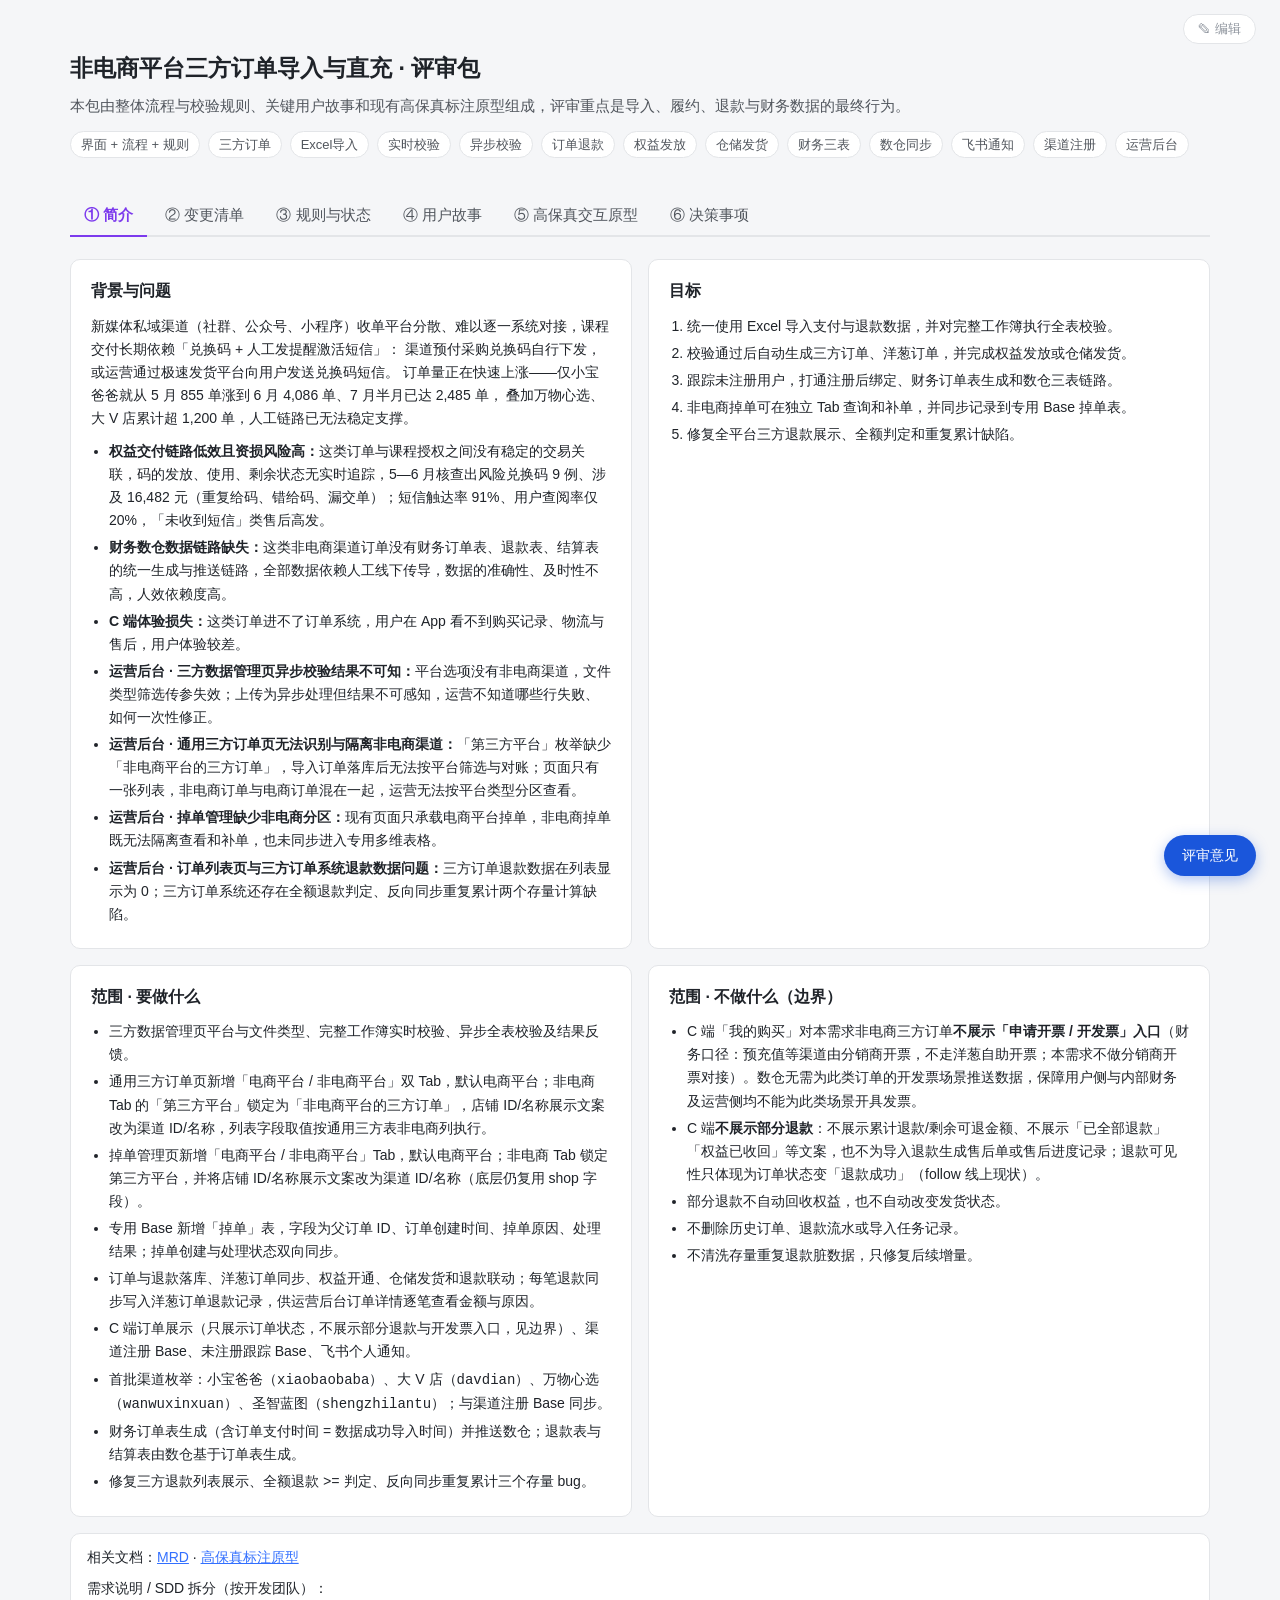
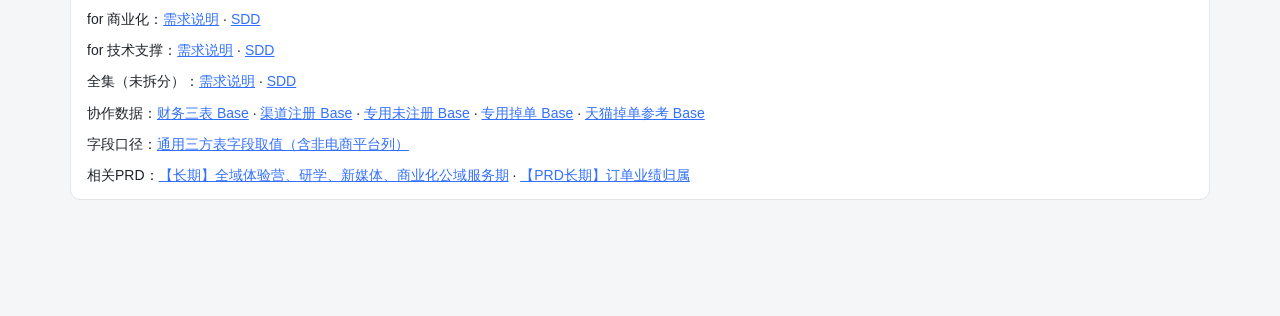
<file: review-package.html>
<!DOCTYPE html>
<html lang="zh-CN">
<head>
<meta charset="UTF-8">
<meta name="viewport" content="width=device-width, initial-scale=1.0">
<link rel="icon" href="data:image/svg+xml,%3Csvg xmlns='http://www.w3.org/2000/svg' viewBox='0 0 64 64'%3E%3Crect width='64' height='64' rx='12' fill='%237c3aed'/%3E%3C/svg%3E">
<title>非电商平台三方订单导入与直充 · 评审包</title>
<style>
  :root{
    --bg:#f5f6f8; --card:#fff; --ink:#1f2329; --ink2:#51565d; --ink3:#8f959e;
    --line:#e3e5e8; --accent:#7c3aed; --blue:#3370ff; --green:#2ea44f; --red:#d03050; --amber:#b8860b;
    --mono:ui-monospace,SFMono-Regular,Menlo,monospace;
  }
  *{box-sizing:border-box;margin:0;padding:0}
  body{font-family:-apple-system,"PingFang SC","Microsoft YaHei",sans-serif;background:var(--bg);color:var(--ink);font-size:15px;line-height:1.65}
  .wrap{max-width:1180px;margin:0 auto;padding:24px 20px 80px}
  header{padding:26px 0 16px}
  header h1{font-size:23px;font-weight:700}
  header .sub{color:var(--ink2);margin-top:6px}
  .meta{display:flex;gap:8px;flex-wrap:wrap;margin-top:12px}
  .chip{display:inline-block;padding:2px 10px;border:1px solid var(--line);border-radius:999px;background:#fff;color:var(--ink2);font-size:13px}
  nav{display:flex;gap:4px;border-bottom:2px solid var(--line);margin:14px 0 22px;flex-wrap:wrap;position:sticky;top:0;background:var(--bg);z-index:9;padding-top:8px}
  nav button{border:none;background:none;padding:10px 14px;font-size:15px;color:var(--ink2);cursor:pointer;border-bottom:2px solid transparent;margin-bottom:-2px;font-weight:500}
  nav button.on{color:var(--accent);border-bottom-color:var(--accent);font-weight:600}
  section.tab{display:none} section.tab.on{display:block}
  .card{background:var(--card);border:1px solid var(--line);border-radius:10px;padding:18px 20px;margin-bottom:16px}
  .card h3{font-size:16px;margin-bottom:10px}
  .card h3 .tag{font-size:12px;font-weight:500;color:#fff;background:var(--accent);border-radius:4px;padding:1px 7px;margin-left:8px;vertical-align:2px}
  .grid2{display:grid;grid-template-columns:1fr 1fr;gap:16px}
  @media(max-width:880px){.grid2{grid-template-columns:1fr}}
  table{width:100%;border-collapse:collapse;font-size:14px}
  th,td{border:1px solid var(--line);padding:6px 10px;text-align:left;vertical-align:top}
  th{background:#fafbfc;font-weight:600;color:var(--ink2)}
  .note{color:var(--ink3);font-size:13px;margin-top:8px}
  .btn{display:inline-block;background:var(--accent);color:#fff;border:none;border-radius:6px;padding:8px 18px;font-size:15px;cursor:pointer;font-weight:500;text-decoration:none}
  .btn.ghost{background:#fff;color:var(--accent);border:1px solid var(--accent)}
  .btn.sm{padding:4px 12px;font-size:13px}
  .btn:active{opacity:.85}
  .ok{color:var(--green)}.bad{color:var(--red)}.warn{color:var(--amber)}.info{color:var(--blue)}
  .sw{position:relative;width:38px;height:22px;background:#c8ccd2;border-radius:999px;cursor:pointer;transition:.2s;flex-shrink:0;display:inline-block;vertical-align:middle}
  .sw.on{background:var(--green)}
  .sw::after{content:"";position:absolute;top:2px;left:2px;width:18px;height:18px;border-radius:50%;background:#fff;transition:.2s}
  .sw.on::after{left:18px}
  .ctrl{display:flex;align-items:center;gap:10px;padding:7px 0;border-bottom:1px dashed var(--line)}
  .ctrl:last-child{border-bottom:none}
  .ctrl label,.ctrl .ctrl-label{flex:1;font-size:14px}
  select,input[type=number],input[type=text]{padding:4px 8px;border:1px solid var(--line);border-radius:6px;font-size:14px;background:#fff}
  /* 用户故事结果区 = 固定维度清单：左列模块名固定不变（视觉锚点），右列是该场景取值（相对弱化） */
  .rs{border:1px solid var(--line);border-radius:10px;overflow:hidden;background:#fff}
  .rs-row{display:flex;border-bottom:1px solid var(--line)}
  .rs-row:last-child{border-bottom:none}
  .rs-k{width:132px;flex:none;background:#fafbfc;padding:10px 12px;font-weight:600;font-size:13.5px;color:var(--ink2);border-right:1px solid var(--line);display:flex;align-items:flex-start}
  .rs-v{flex:1;padding:10px 12px;font-size:14px;min-width:0}
  .rs-main{font-weight:500}
  .rs-sub{display:block;color:var(--ink3);font-size:13px;margin-top:2px}
  .rs-line{padding:2px 0;border-bottom:1px dashed #eef0f3}
  .rs-line:last-child{border-bottom:none}
  .phone{width:300px;border:1px solid var(--line);border-radius:22px;background:#fff;overflow:hidden;box-shadow:0 1px 4px rgba(0,0,0,.06)}
  .phone .ph-head{background:#7c3aed;color:#fff;padding:14px 16px;font-weight:700;font-size:16px}
  .phone .ph-body{padding:10px 12px;min-height:200px}
  .phone .ph-item{border:1px solid var(--line);border-radius:8px;padding:8px 10px;margin-bottom:8px;font-size:13px}
  .phone .ph-empty{color:var(--ink3);text-align:center;padding:56px 10px;font-size:14px}
  .phone .ph-btn{display:block;background:#7c3aed;color:#fff;border-radius:8px;text-align:center;padding:9px;margin:6px 12px 6px;font-size:14px;font-weight:600}
  .phone .ph-btn.gray{background:#eef0f3;color:#51565d;font-weight:500}
  .phone .ph-modal{margin:14px 10px;border:1px solid var(--line);border-radius:12px;box-shadow:0 4px 16px rgba(0,0,0,.10);padding:16px 14px 8px;text-align:center}
  .phone .ph-modal .mt{font-size:14.5px;font-weight:600;line-height:1.6}
  /* 场景列表（用户故事预置场景用，不要做成一排散乱按钮） */
  .sc-group{font-size:13px;font-weight:600;color:var(--ink3);margin:10px 0 4px}
  .sc-item{display:flex;align-items:center;gap:10px;padding:8px 10px;border:1px solid var(--line);border-radius:8px;margin-bottom:6px;cursor:pointer;background:#fff;font-size:14px}
  .sc-item:hover{border-color:var(--accent)}
  .sc-item.on{border-color:var(--accent);background:#f6f0ff}
  .sc-item .sc-no{width:22px;height:22px;border-radius:50%;background:#f0f1f3;color:var(--ink2);font-size:13px;display:flex;align-items:center;justify-content:center;flex:none;font-weight:600}
  .sc-item.on .sc-no{background:var(--accent);color:#fff}
  .sc-item .sc-t{flex:1}
  .sc-badge{font-size:12px;border-radius:4px;padding:1px 7px;flex:none}
  .sc-badge.b-no{background:#ffeef0;color:var(--red)}
  .sc-badge.b-ok{background:#eaf7ea;color:var(--green)}
  .sc-badge.b-warn{background:#fff3e6;color:#b45309}
  /* 决策事项 */
  .dm{max-width:880px}
  .dm-h{font-size:16px;font-weight:700;margin:26px 0 8px}
  .dm .dm-h:first-child{margin-top:4px}
  .dm-row{display:flex;align-items:flex-start;gap:10px;padding:9px 8px;border-bottom:1px solid #e8ebf0}
  .dm-row.done .dm-txt{text-decoration:line-through;color:#9aa3af}
  .dm-ck{width:17px;height:17px;border:1.5px solid #b6bdc9;border-radius:4px;cursor:pointer;flex:none;margin-top:2px;display:flex;align-items:center;justify-content:center;font-size:13px;color:#fff;user-select:none}
  .dm-row.done .dm-ck{background:#1a56db;border-color:#1a56db}
  .dm-ck.dis{opacity:.4;cursor:not-allowed;border-style:dashed}
  /* 分类下拉：小而不醒目，可不选 */
  .dm-cat{font-size:12px;color:#9aa3af;border:1px solid transparent;background:transparent;border-radius:5px;padding:0 2px;margin-left:6px;cursor:pointer;font-family:inherit;vertical-align:1px}
  .dm-cat:hover{border-color:#d7dce3;color:#6b7280}
  .dm-cat:disabled{color:#b6bdc9;cursor:default;border-color:transparent}
  .dm-catmini{flex:none;width:88px;border:1px solid #d7dce3;border-radius:6px;padding:8px 6px;font-size:13px;color:#8f959e;font-family:inherit;background:#fff;outline:none}
  .dm-catmini:focus{border-color:#1a56db}
  .dm-txt{flex:1;font-size:14.5px;line-height:1.65;outline:none;border-radius:4px}
  .dm-txt:focus{background:#f0f5ff}
  .dm-meta{font-size:12.5px;color:#9aa3af;margin-top:3px}
  .dm-tag{display:inline-block;font-size:12px;background:#eef3ff;color:#1a56db;border-radius:4px;padding:0 6px;margin-right:6px;vertical-align:1px}
  .dm-x{color:#c9ced6;cursor:pointer;font-size:15px;flex:none;visibility:hidden;padding:2px}
  .dm-row:hover .dm-x{visibility:visible}
  .dm-e{color:#c9ced6;cursor:pointer;font-size:14px;flex:none;visibility:hidden;padding:2px}
  .dm-row:hover .dm-e{visibility:visible}
  .dm-e:hover{color:#1a56db}
  .dm-x:hover{color:#d03050}
  .dm-add{display:flex;gap:8px;margin-top:12px}
  .dm-add input{flex:1;border:1px solid #d7dce3;border-radius:6px;padding:8px 11px;font-size:14px;font-family:inherit;outline:none;background:#fff}
  .dm-add input:focus{border-color:#1a56db}
  .dm-add .dm-by{flex:none;width:96px}
  .dm-add button{border:none;background:#1a56db;color:#fff;border-radius:6px;padding:8px 18px;font-size:14px;cursor:pointer;font-family:inherit}
  .dm-add button:hover{background:#1e429f}
  /* 行内操作：贴图（决策共识） */
  .dm-p{color:#c9ced6;cursor:pointer;font-size:13px;flex:none;visibility:hidden;padding:2px;user-select:none;white-space:nowrap}
  .dm-row:hover .dm-p{visibility:visible}
  .dm-p:hover{color:#1a56db}
  /* 决策共识贴图缩略图 */
  .dm-thumbs{display:flex;gap:6px;margin-top:6px;flex-wrap:wrap}
  .dm-thumb{position:relative;display:inline-block}
  .dm-thumb img{height:56px;border-radius:6px;border:1px solid var(--line);cursor:zoom-in;display:block}
  .dm-timg-x{position:absolute;top:-6px;right:-6px;background:#8f959e;color:#fff;border-radius:50%;width:16px;height:16px;font-size:11px;line-height:16px;text-align:center;cursor:pointer;display:none}
  .dm-thumb:hover .dm-timg-x{display:block}
  .dm-toast{position:fixed;left:50%;bottom:40px;transform:translateX(-50%);background:#1f2329;color:#fff;font-size:14px;border-radius:8px;padding:9px 18px;opacity:0;pointer-events:none;transition:.25s;z-index:130}
  .dm-toast.on{opacity:.95}
  .dm-lb{position:fixed;inset:0;background:rgba(0,0,0,.75);display:none;align-items:center;justify-content:center;z-index:125;cursor:zoom-out}
  .dm-lb img{max-width:92vw;max-height:92vh;border-radius:8px}
  /* 在线编辑 */
  #edBar{position:fixed;right:24px;top:14px;z-index:110;display:flex;gap:8px;align-items:center}
  #edBar .eb{background:#fff;border:1px solid var(--line);color:var(--ink3);border-radius:999px;padding:5px 14px;font-size:13px;cursor:pointer;font-family:inherit}
  #edBar .eb:hover{color:var(--ink2);border-color:#c9ced6}
  #edBar .eb.pri{background:var(--accent);border-color:var(--accent);color:#fff}
  #edBar .ed-tip{font-size:13px;color:var(--ink3);background:#fff;border:1px solid var(--line);border-radius:8px;padding:5px 10px}
  body.editing [data-eid]{outline:1px dashed #ddd0f5;outline-offset:2px;border-radius:3px}
  body.editing [data-eid]:hover{outline-color:var(--accent)}
  body.editing [data-eid]:focus{outline:2px solid var(--accent);background:#faf7ff}
  /* 留空单元格（如「开发团队」列）在编辑态要有可点击区域和提示 */
  body.editing td[data-eid]:empty,body.editing th[data-eid]:empty{min-width:72px}
  body.editing td[data-eid]:empty::before,body.editing th[data-eid]:empty::before{content:'点击填写';color:#c0c4cc;font-size:13px}
  /* 分页评审意见悬浮面板 */
  #rvFab{position:fixed;right:24px;bottom:24px;background:#1a56db;color:#fff;border-radius:999px;padding:9px 18px;font-size:14px;cursor:pointer;box-shadow:0 4px 14px rgba(26,86,219,.35);z-index:99;user-select:none}
  #rvPanel{position:fixed;right:24px;bottom:74px;width:360px;max-height:55vh;overflow:auto;background:#fff;border:1px solid var(--line);border-radius:12px;padding:14px 16px;box-shadow:0 10px 30px rgba(0,0,0,.14);z-index:99;display:none}
  #rvPanel .rv-t{font-size:14px;font-weight:700;margin-bottom:6px}

  /* 本评审包的行为原型 */
  a{color:var(--blue)}
  .compact-list{padding-left:18px;font-size:14px}
  .compact-list li{margin:4px 0}
  .ctrl input[type=number],.ctrl select{width:142px}
  .rule-tables{display:grid;grid-template-columns:1fr 1fr;gap:16px;margin-top:16px}
  /* 流程示意：主链（运营与用户视角）+ 分支（财务与数仓视角） */
  .flow{max-width:980px}
  .flow-head,.flow-row,.flow-arrow{display:grid;grid-template-columns:minmax(0,1fr) 44px 300px;align-items:center}
  .flow-head{margin-bottom:10px}
  .flow-lane{font-size:13px;font-weight:700;letter-spacing:.02em;padding:4px 10px;border-radius:6px;display:inline-block;justify-self:start}
  .flow-lane.lane-main{color:var(--accent);background:#f6f0ff}
  .flow-lane.lane-fin{color:#b45309;background:#fff7ec;grid-column:3;justify-self:start}
  .fl-box{border:1px solid #cdb6f2;background:#fbf9ff;border-radius:10px;padding:10px 14px}
  .fl-box b{display:block;font-size:14.5px}
  .fl-box span{display:block;font-size:13px;color:var(--ink2);margin-top:2px}
  .fl-link{color:#c9861f;text-align:center;font-size:14px;user-select:none}
  .fl-branch{border:1px dashed #e0b36a;background:#fffaf1;border-radius:10px;padding:9px 12px}
  .fl-branch b{display:block;font-size:13.5px;color:#8a5a10}
  .fl-branch span{display:block;font-size:13px;color:var(--ink2);margin-top:2px}
  .flow-arrow{padding:2px 0}
  .flow-arrow i{grid-column:1;justify-self:center;font-style:normal;color:var(--ink3);font-size:15px;line-height:1.2}
  .rule-code{font-family:var(--mono);font-size:12px;color:var(--ink3);white-space:nowrap}
  .story-layout{display:grid;grid-template-columns:minmax(360px,.8fr) minmax(0,1.5fr);gap:18px;align-items:start}
  .story-input-column,.story-output-column{display:flex;flex-direction:column;gap:16px;min-width:0}
  .story-input-column>.card,.story-output-column>.card{margin-bottom:0}
  .story-list{max-height:340px;overflow:auto;padding-right:4px}
  .story-controls{position:static}
  .story-current{display:flex;align-items:center;justify-content:space-between;gap:12px;padding-bottom:12px;margin-bottom:12px;border-bottom:1px solid var(--line)}
  .story-current .story-name{font-size:16px;font-weight:700}
  .story-current .story-hint{color:var(--ink3);font-size:13px}
  .timeline{position:relative;padding-left:24px}
  .timeline::before{content:"";position:absolute;top:8px;bottom:8px;left:7px;width:1px;background:var(--line)}
  .tl-step{position:relative;padding:0 0 18px}
  .tl-step::before{content:"";position:absolute;left:-21px;top:6px;width:9px;height:9px;border-radius:50%;background:#fff;border:2px solid var(--blue)}
  .tl-head{display:flex;gap:8px;align-items:center;margin-bottom:3px}
  .tl-time{font:13px var(--mono);color:var(--ink3)}
  .tl-role{font-size:12px;border:1px solid var(--line);border-radius:4px;padding:0 6px;color:var(--ink2)}
  .tl-text{font-size:14px}
  .story-final{margin-top:0}
  .iframe-toolbar{display:flex;justify-content:space-between;align-items:center;margin-bottom:12px}
  .frame-shell{border:1px solid var(--line);border-radius:10px;overflow:hidden;background:#fff}
  .frame-shell iframe{display:block;width:100%;height:760px;border:0;background:#fff}
  .frame-status{padding:9px 12px;border-top:1px solid var(--line);font-size:13px;color:var(--ink3)}
  .frame-status.fail{color:var(--red);background:#fffafa}
  .doc-links{display:flex;flex-direction:column;gap:8px}
  @media(max-width:1000px){
    .story-layout{grid-template-columns:1fr}
    .story-controls{position:static}
    .rule-tables{grid-template-columns:1fr}
    .flow-head,.flow-row,.flow-arrow{grid-template-columns:1fr}
    .flow-lane.lane-fin{grid-column:1;margin-top:6px}
    .fl-link{display:none}
    .fl-branch{margin-top:6px}
  }
</style>
</head>
<body>
<div class="wrap">
<header>
  <h1>非电商平台三方订单导入与直充 · 评审包</h1>
  <div class="sub">本包由整体流程与校验规则、关键用户故事和现有高保真标注原型组成，评审重点是导入、履约、退款与财务数据的最终行为。</div>
  <div class="meta">
    <span class="chip">界面 + 流程 + 规则</span>
    <span class="chip">三方订单</span>
    <span class="chip">Excel导入</span>
    <span class="chip">实时校验</span>
    <span class="chip">异步校验</span>
    <span class="chip">订单退款</span>
    <span class="chip">权益发放</span>
    <span class="chip">仓储发货</span>
    <span class="chip">财务三表</span>
    <span class="chip">数仓同步</span>
    <span class="chip">飞书通知</span>
    <span class="chip">渠道注册</span>
    <span class="chip">运营后台</span>
  </div>
</header>

<nav id="nav">
  <button data-t="t0" class="on">① 简介</button>
  <button data-t="t1">② 变更清单</button>
  <button data-t="t2">③ 规则与状态</button>
  <button data-t="t3">④ 用户故事</button>
  <button data-t="t4">⑤ 高保真交互原型</button>
  <button data-t="t9">⑥ 决策事项</button>
</nav>

<section class="tab on" id="t0">
  <div class="grid2">
    <div class="card">
      <h3>背景与问题</h3>
      <p style="font-size:14px;margin-bottom:10px">
        新媒体私域渠道（社群、公众号、小程序）收单平台分散、难以逐一系统对接，课程交付长期依赖「兑换码 + 人工发提醒激活短信」：
        渠道预付采购兑换码自行下发，或运营通过极速发货平台向用户发送兑换码短信。
        订单量正在快速上涨——仅小宝爸爸就从 5 月 855 单涨到 6 月 4,086 单、7 月半月已达 2,485 单，
        叠加万物心选、大 V 店累计超 1,200 单，人工链路已无法稳定支撑。
      </p>
      <ul class="compact-list">
        <li><b>权益交付链路低效且资损风险高：</b>这类订单与课程授权之间没有稳定的交易关联，码的发放、使用、剩余状态无实时追踪，5—6 月核查出风险兑换码 9 例、涉及 16,482 元（重复给码、错给码、漏交单）；短信触达率 91%、用户查阅率仅 20%，「未收到短信」类售后高发。</li>
        <li><b>财务数仓数据链路缺失：</b>这类非电商渠道订单没有财务订单表、退款表、结算表的统一生成与推送链路，全部数据依赖人工线下传导，数据的准确性、及时性不高，人效依赖度高。</li>
        <li><b>C 端体验损失：</b>这类订单进不了订单系统，用户在 App 看不到购买记录、物流与售后，用户体验较差。</li>
        <li><b>运营后台 · 三方数据管理页异步校验结果不可知：</b>平台选项没有非电商渠道，文件类型筛选传参失效；上传为异步处理但结果不可感知，运营不知道哪些行失败、如何一次性修正。</li>
        <li><b>运营后台 · 通用三方订单页无法识别与隔离非电商渠道：</b>「第三方平台」枚举缺少「非电商平台的三方订单」，导入订单落库后无法按平台筛选与对账；页面只有一张列表，非电商订单与电商订单混在一起，运营无法按平台类型分区查看。</li>
        <li><b>运营后台 · 掉单管理缺少非电商分区：</b>现有页面只承载电商平台掉单，非电商掉单既无法隔离查看和补单，也未同步进入专用多维表格。</li>
        <li><b>运营后台 · 订单列表页与三方订单系统退款数据问题：</b>三方订单退款数据在列表显示为 0；三方订单系统还存在全额退款判定、反向同步重复累计两个存量计算缺陷。</li>
      </ul>
    </div>
    <div class="card">
      <h3>目标</h3>
      <ol class="compact-list">
        <li>统一使用 Excel 导入支付与退款数据，并对完整工作簿执行全表校验。</li>
        <li>校验通过后自动生成三方订单、洋葱订单，并完成权益发放或仓储发货。</li>
        <li>跟踪未注册用户，打通注册后绑定、财务订单表生成和数仓三表链路。</li>
        <li>非电商掉单可在独立 Tab 查询和补单，并同步记录到专用 Base 掉单表。</li>
        <li>修复全平台三方退款展示、全额判定和重复累计缺陷。</li>
      </ol>
    </div>
  </div>
  <div class="grid2">
    <div class="card">
      <h3>范围 · 要做什么</h3>
      <ul class="compact-list">
        <li>三方数据管理页平台与文件类型、完整工作簿实时校验、异步全表校验及结果反馈。</li>
        <li>通用三方订单页新增「电商平台 / 非电商平台」双 Tab，默认电商平台；非电商 Tab 的「第三方平台」锁定为「非电商平台的三方订单」，店铺 ID/名称展示文案改为渠道 ID/名称，列表字段取值按通用三方表非电商列执行。</li>
        <li>掉单管理页新增「电商平台 / 非电商平台」Tab，默认电商平台；非电商 Tab 锁定第三方平台，并将店铺 ID/名称展示文案改为渠道 ID/名称（底层仍复用 shop 字段）。</li>
        <li>专用 Base 新增「掉单」表，字段为父订单 ID、订单创建时间、掉单原因、处理结果；掉单创建与处理状态双向同步。</li>
        <li>订单与退款落库、洋葱订单同步、权益开通、仓储发货和退款联动；每笔退款同步写入洋葱订单退款记录，供运营后台订单详情逐笔查看金额与原因。</li>
        <li>C 端订单展示（只展示订单状态，不展示部分退款与开发票入口，见边界）、渠道注册 Base、未注册跟踪 Base、飞书个人通知。</li>
        <li>首批渠道枚举：小宝爸爸（<code>xiaobaobaba</code>）、大 V 店（<code>davdian</code>）、万物心选（<code>wanwuxinxuan</code>）、圣智蓝图（<code>shengzhilantu</code>）；与渠道注册 Base 同步。</li>
        <li>财务订单表生成（含订单支付时间 = 数据成功导入时间）并推送数仓；退款表与结算表由数仓基于订单表生成。</li>
        <li>修复三方退款列表展示、全额退款 <code>&gt;=</code> 判定、反向同步重复累计三个存量 bug。</li>
      </ul>
    </div>
    <div class="card">
      <h3>范围 · 不做什么（边界）</h3>
      <ul class="compact-list">
        <li>C 端「我的购买」对本需求非电商三方订单<strong>不展示「申请开票 / 开发票」入口</strong>（财务口径：预充值等渠道由分销商开票，不走洋葱自助开票；本需求不做分销商开票对接）。数仓无需为此类订单的开发票场景推送数据，保障用户侧与内部财务及运营侧均不能为此类场景开具发票。</li>
        <li>C 端<strong>不展示部分退款</strong>：不展示累计退款/剩余可退金额、不展示「已全部退款」「权益已收回」等文案，也不为导入退款生成售后单或售后进度记录；退款可见性只体现为订单状态变「退款成功」（follow 线上现状）。</li>
        <li>部分退款不自动回收权益，也不自动改变发货状态。</li>
        <li>不删除历史订单、退款流水或导入任务记录。</li>
        <li>不清洗存量重复退款脏数据，只修复后续增量。</li>
      </ul>
    </div>
  </div>
  <div class="card" style="padding:12px 16px;font-size:14px">
    <div class="doc-links">
      <span>相关文档：<a href="https://guanghe.feishu.cn/docx/XPRbdiMtVoRtgZxRUCpcP4Qqncu" target="_blank" rel="noopener">MRD</a> · <a href="https://pessimistcamellia.github.io/non-ecommerce-thirdparty-order-prototype/" target="_blank" rel="noopener">高保真标注原型</a></span>
      <span>需求说明 / SDD 拆分（按开发团队）：</span>
      <span>for 商业化：<a href="https://guanghe.feishu.cn/docx/Ai5ndA0xxotxXnxomB0chKtsn6e" target="_blank" rel="noopener">需求说明</a> · <a href="https://guanghe.feishu.cn/docx/RqMmdBkwooZ881xMV45cZAeNnAg" target="_blank" rel="noopener">SDD</a></span>
      <span>for 技术支撑：<a href="https://guanghe.feishu.cn/docx/YwxLdUtMwoNFYsxcNgcc8Jbonxf" target="_blank" rel="noopener">需求说明</a> · <a href="https://guanghe.feishu.cn/docx/MrEodK4Tvo3yUvxtqWAcX3SKnQc" target="_blank" rel="noopener">SDD</a></span>
      <span>全集（未拆分）：<a href="https://guanghe.feishu.cn/docx/UYHRdsljPovrstxS8WjcWXHfnue" target="_blank" rel="noopener">需求说明</a> · <a href="https://guanghe.feishu.cn/docx/Cw69djCbsosrPGxKlURcM3ZAn6m" target="_blank" rel="noopener">SDD</a></span>
      <span>协作数据：<a href="https://guanghe.feishu.cn/base/HTx5bBzkna9kOsse2stc8Zdrnqe" target="_blank" rel="noopener">财务三表 Base</a> · <a href="https://guanghe.feishu.cn/base/F0I2bV6KnaVBRzsLpwWcDa2Qnxh" target="_blank" rel="noopener">渠道注册 Base</a> · <a href="https://guanghe.feishu.cn/base/UbRfb8m5Ua962tsiILEcvQJgn8b?table=tblW8EMJ8S8mK16U&view=vewMrq51ZI" target="_blank" rel="noopener">专用未注册 Base</a> · <a href="https://guanghe.feishu.cn/base/UbRfb8m5Ua962tsiILEcvQJgn8b?table=tblgRxlZ2vIKZkTo&view=vewY0A8bUa" target="_blank" rel="noopener">专用掉单 Base</a> · <a href="https://guanghe.feishu.cn/base/EyzObSOcKa5Q2mszgOHcmkv6nig?table=tbl3lWQWIoQdQ7DH&view=vewMpUnUva" target="_blank" rel="noopener">天猫掉单参考 Base</a></span>
      <span>字段口径：<a href="https://guanghe.feishu.cn/sheets/shtcnEioTaphv14DdQVtmKlv6Eh" target="_blank" rel="noopener">通用三方表字段取值（含非电商平台列）</a></span>
      <span>相关PRD：<a href="https://guanghe.feishu.cn/docx/ZsgHdqisto2wDFxMTkrcZ4Pfnud" target="_blank" rel="noopener">【长期】全域体验营、研学、新媒体、商业化公域服务期</a> · <a href="https://guanghe.feishu.cn/docx/B0UkdHiyYoYnnkxv2xkcoqZOnyg" target="_blank" rel="noopener">【PRD长期】订单业绩归属</a></span>
    </div>
  </div>
</section>

<section class="tab" id="t1">
  <h3 style="margin:0 0 12px">行为变更</h3>
  <table>
    <tr><th style="width:52px">序号</th><th style="width:190px">位置（端 · 平台 · 页面/系统）</th><th>变更内容（【新增】/【变更】）</th><th style="width:110px">开发团队</th></tr>
    <tr>
      <td>1</td>
      <td>运营后台 · 渠道投放 · 三方数据管理页</td>
      <td>
        1-1【新增】平台选项「非电商平台的三方订单」，选中后文件类型仅保留「导入订单」，并展示带红色 * 的必填「渠道」下拉（其他平台不展示）；未选择渠道点击「确定」时拦截并提示「请选择渠道」。渠道枚举与渠道注册 Base 同步、仅列已生效渠道，整个文件按所选渠道入库；渠道新增/停用需研发同步更新枚举。Excel 模板不再填写渠道名称。<br>
        1-2【新增】上传弹窗提供「非电商三方订单导入模板.xlsx」下载（含“支付成功订单表”“退款订单表”两个 sheet）。<br>
        1-3【变更】修复文件类型筛选传参失效，列表筛选生效。<br>
        1-4【新增】上传弹窗实时校验（后端负责）：一次扫描完整工作簿、聚合全部错误后集中反馈；规则表标明各字段是否必填。<br>
        1-5【新增】异步全表校验：支付与退款两张表全部校验（含按组合商品 ID 判定含实物时地址必填，见 AS-9），任一失败整批 0 行入库；后端生成的每条行级失败原因统一以真实 Sheet 名作为全角黑括号前缀，例如「【支付成功订单表】组合商品 ID COMBO-9981 不存在」。<br>
        1-6【新增】列表增加「上传用户」「上传结果」列；创建导入任务后立即进入处理中，完成后飞书个人消息通知上传人；上传结果详情原样展示带 Sheet 前缀的失败原因，失败可下载真实 `.xlsx` 校验回执，回执「校验不通过原因」列与详情完全一致。<br>
        1-7【变更】上传文件提示改为「单个文件最大 10MB」；选择文件时不拦截，点击「确定」时按十进制 10 × 1000 × 1000 = 10,000,000 字节校验，超限阻止提交并提示「文件大小不能超过 10MB，请重新选择」。
      </td>
      <td>商业化</td>
    </tr>
    <tr>
      <td>2</td>
      <td>服务端 · 三方订单系统 · 导入与履约</td>
      <td>
        2-1【新增】渠道后端复核：按上传所选渠道名取渠道 id，校验已登记且生效。<br>
        2-2【新增】订单与退款落库：写支付订单、退款流水，生成非电商三方订单数据。<br>
        2-3【新增】创建洋葱无主订单并与三方订单关联；手机号命中已注册用户则自动绑定并开通组合商品权益。<br>
        2-4【新增】未注册用户写入跟踪 Base、每 30 分钟提醒；注册后自动绑定发权益，退款成功则停止提醒、不发权益、跟踪结果置完成。<br>
        2-5【新增】含实物 SKU 创建仓储发货单；退款与发货联动：发货前全额退款取消发货单、已发货进入现有售后，累计退款未退满时不自动处理。<br>
        2-6【新增】退款按累计口径处理订单状态：累计退款小于实付时保持「支付成功」，累计退款大于等于实付时置「退款成功」。<br>
        2-7【新增】每笔退款写入洋葱订单退款记录 refundInfoList（金额、时间、原因描述）；累计退满自动置「退款成功」并回收权益；导入退款不走 go-gearbox 审批链路，不产生退款申请单，也不生成售后单。
      </td>
      <td>商业化、技术支撑</td>
    </tr>
    <tr>
      <td>3</td>
      <td>服务端 · 三方订单系统 · 存量缺陷修复（全平台）</td>
      <td>
        3-1【变更】全额退款判定由「退款金额等于订单金额」改为「累计退款 <code>&gt;=</code> 实付金额」。<br>
        3-2【变更】洋葱退款反向同步去重，只同步状态与洋葱侧退款额（现状会重复累加三方侧金额）。
      </td>
      <td>商业化、技术支撑</td>
    </tr>
    <tr>
      <td>4</td>
      <td>运营后台 · 订单中心 · 订单列表页与订单详情</td>
      <td>
        4-1【变更】「支付平台」筛选项新增「非电商平台的三方订单」。<br>
        4-2【变更】三方订单退款次数、退款总金额现状在列表显示为 0，改为与详情页口径一致展示。<br>
        4-3【新增】复用线上订单详情 `OrderRefundSection`：先展示退款总金额，再按笔展示退款时间、退款金额和退款原因描述；不展示来源，不另造完整订单详情或二级退款详情弹窗。
      </td>
      <td>技术支撑</td>
    </tr>
    <tr>
      <td>5</td>
      <td>C 端 · 洋葱 App · 我的购买页</td>
      <td>
        5-1【新增】非电商渠道订单与其他订单一致展示订单、物流与售后入口（现状 C 端不可见）：我的购买页/订单入口归商业化，物流与售后的具体页面归技术支撑。<br>
        5-2【变更】本需求非电商三方订单<strong>不展示「申请开票 / 开发票」入口</strong>（财务：预充值等由分销商开票；不做洋葱自助开票、也不做 C 端驱动分销商开票；数仓不为此类订单的开发票场景推送数据，用户侧及内部财务、运营侧均不可开票）。<br>
        5-3【口径】订单卡片<strong>只展示订单状态</strong>（已支付 / 退款成功），<strong>不展示部分退款</strong>：累计退满前一律显示已支付；不展示累计退款/剩余可退金额与「已全部退款」「权益已收回」等文案（follow 线上现状，无 C 端前端改造）。
      </td>
      <td>商业化（我的购买页）、技术支撑（物流/售后页）</td>
    </tr>
    <tr>
      <td>6</td>
      <td>服务端 · 洋葱订单系统与数仓 · 财务三表</td>
      <td>
        6-1【新增】财务订单表由洋葱订单数据生成并推送数仓，新增「订单支付时间」字段（= 数据成功导入时间）；退款表与结算表由数仓基于订单表生成，业务侧不再单独生成（现状无统一链路）。数仓不得为此类订单的开发票场景推送数据。
      </td>
      <td>技术支撑、数仓</td>
    </tr>
    <tr>
      <td>7</td>
      <td>运营后台 · 渠道投放 · 通用三方订单页</td>
      <td>
        7-1【新增】新增「电商平台 / 非电商平台」双 Tab（Tab 样式与交互与掉单管理页一致），默认进入电商平台；两类数据按 Tab 隔离，不可跨 Tab 串查。<br>
        7-2【新增】「第三方平台」筛选项与列表展示值新增「非电商平台的三方订单」（与洋葱订单管理页「支付平台」枚举对齐）；非电商 Tab 下该值锁定且不可修改，避免与 Tab 形成两层筛选。<br>
        7-3【变更】非电商 Tab 将「店铺 ID / 店铺名称」的筛选项与表头文案改为「渠道 ID / 渠道名称」，接口与存储字段仍复用 <code>shop_id</code> / <code>shop_name</code>；<code>public_sellfrom</code> 对非电商已废弃不写入，故非电商 Tab 不提供「渠道（销售来源）」筛选项。<br>
        7-4【口径】非电商 Tab 的检索项与列表字段取值按<a href="https://guanghe.feishu.cn/sheets/shtcnEioTaphv14DdQVtmKlv6Eh" target="_blank" rel="noopener">通用三方表</a>非电商平台列执行，操作项为「激活课程」（不展示「前往处理」）。
      </td>
      <td>商业化</td>
    </tr>
    <tr>
      <td>8</td>
      <td>运营后台 · 渠道投放 · 掉单管理页</td>
      <td>
        8-1【新增】页面顶部增加「电商平台 / 非电商平台」Tab，默认选中「电商平台」；电商 Tab 排除非电商订单，非电商 Tab 只查询「非电商平台的三方订单」，禁止跨 Tab 串数。<br>
        8-2【变更】非电商 Tab 的「第三方平台」锁定为「非电商平台的三方订单」且不可修改；电商 Tab 保持现有平台筛选。<br>
        8-3【变更】非电商 Tab 将「店铺 ID / 店铺名称」展示文案改为「渠道 ID / 渠道名称」，底层仍复用 shop_id / shop_name；表格同列同步改名。<br>
        8-4【新增】后端补齐非电商平台补单分支：基于导入订单数据和运营填写的洋葱 SKU 组 ID 完成补单，不调用电商平台订单查询接口；成功后页面及 Base 处理结果同步置为「已完成」。
      </td>
      <td>商业化</td>
    </tr>
  </table>
  <h3 style="margin:26px 0 12px">数据变更</h3>
  <table>
    <tr><th style="width:220px">对象</th><th>变更</th><th>用途</th><th style="width:110px">开发团队</th></tr>
    <tr><td><code>import_record</code></td><td>补充上传人、任务状态、成功/失败行数、原始文件与结果文件；失败原因字符串统一为「【Sheet 名】错误正文」。</td><td>上传结果详情与下载 `.xlsx` 回执复用同一失败原因字符串，支持审计并区分支付/退款 Sheet。</td><td>商业化</td></tr>
    <tr><td>非电商三方订单新表</td><td>新增订单 ID、渠道、收件信息、商品、金额、累计退款、状态、绑定状态、订单支付时间（= 数据成功导入时间）等字段。</td><td>承载独立订单域数据并追溯导入批次。</td><td>商业化</td></tr>
    <tr><td>退款流水</td><td>按退款行记录订单 ID、金额、原因、导入任务和时间。</td><td>支持全局累计、剩余可退与订单状态重算。</td><td>商业化</td></tr>
    <tr><td>洋葱订单退款记录（refundInfoList）</td><td>每笔导入退款写入金额、退款时间、退款原因描述、权益是否收回。</td><td>运营后台订单详情按线上退款模块展示退款总金额，并逐笔展示时间、金额与原因；累计退满自动触发退款成功与权益回收。仅后台可见，不透出 C 端。</td><td>商业化、技术支撑</td></tr>
    <tr><td>支付平台枚举</td><td>新增「非电商平台的三方订单」。</td><td>创建、筛选和查询洋葱订单。</td><td>技术支撑</td></tr>
    <tr><td>第三方平台枚举</td><td>新增「非电商平台的三方订单」。</td><td>通用三方订单页筛选与列表展示（与洋葱订单「支付平台」枚举对齐）。</td><td>商业化</td></tr>
    <tr><td>洋葱订单退款展示字段</td><td>列表退款次数、退款总金额兼容三方退款数据。</td><td>让列表与详情页展示一致。</td><td>技术支撑</td></tr>
    <tr><td>渠道注册 Base</td><td>维护渠道名称、shopid、负责人、登记时间、启停状态和备注；首批含小宝爸爸 / 大 V 店 / 万物心选 / 圣智蓝图（shopid=<code>shengzhilantu</code>）。</td><td>上传弹窗渠道下拉的枚举来源（需研发同步维护）与后端复核字典。</td><td>商业化</td></tr>
    <tr><td>未注册跟踪 Base</td><td>新增手机号、订单 ID、渠道、商品、注册状态、账号 ID、订单状态和处理结果。</td><td>支撑 30 分钟提醒及注册/退款后的闭环。</td><td>商业化</td></tr>
    <tr><td>掉单 Base</td><td>在专用 Base 新增「掉单」表：父订单 ID、订单创建时间、掉单原因、处理结果（待处理 / 已完成）。</td><td>记录非电商掉单并与后台处理结果同步；表结构参考天猫直充掉单表。</td><td>商业化</td></tr>
    <tr><td><code>thirdpart_order_supply</code></td><td>非电商导入创建洋葱订单失败时写入掉单记录，并支持按平台类型查询及非电商补单处理。</td><td>支撑掉单管理 Tab 隔离、修改补单和处理状态闭环。</td><td>商业化</td></tr>
    <tr><td>财务订单表</td><td>第一列固定订单 ID；包含渠道、收件、商品、实付和订单支付时间（= 数据成功导入时间）。</td><td>由洋葱订单数据生成并推送数仓。</td><td>技术支撑</td></tr>
    <tr><td>财务退款表</td><td>第一列固定订单 ID；包含增量退款、累计退款、原因、状态与入库时间。</td><td>由数仓基于订单表生成。</td><td>数仓</td></tr>
    <tr><td>财务结算表</td><td>第一列固定订单 ID；包含结算/激活/支付时间、渠道、洋葱 ID、实付、佣金和结算金额。</td><td>由数仓基于订单表生成。</td><td>数仓</td></tr>
  </table>
  <div class="note">字段名与实际实现以研发核对为准。</div>
</section>

<section class="tab" id="t2">
  <div class="card">
    <h3>整体数据流程</h3>
    <div class="flow">
      <div class="flow-head">
        <span class="flow-lane lane-main">运营与用户视角 · 业务主链</span>
        <span></span>
        <span class="flow-lane lane-fin">财务与数仓视角 · 数据分支</span>
      </div>
      <div class="flow-row">
        <div class="fl-box"><b>① 运营上传导入数据</b><span>弹窗必选渠道（红色 *，枚举与注册表同步）+ Excel 工作簿：支付 Sheet + 退款 Sheet，一个账期一单一行；单文件最大 10MB</span></div>
      </div>
      <div class="flow-arrow"><i>↓</i></div>
      <div class="flow-row">
        <div class="fl-box"><b>② 系统校验</b><span>点击「确定」先校验渠道必填与 10MB 上限 → 后端实时执行 RT-1～6 并聚合反馈 → 异步全表 AS-1～9；行级失败原因统一加「【支付成功订单表】/【退款订单表】」前缀，详情与下载 `.xlsx` 回执原样复用；任一失败整批拦截并通知上传人</span></div>
      </div>
      <div class="flow-arrow"><i>↓</i></div>
      <div class="flow-row">
        <div class="fl-box"><b>③ 校验通过数据写入三方订单表</b><span>支付订单 + 退款流水整批入库，按累计退款重算订单状态</span></div>
      </div>
      <div class="flow-arrow"><i>↓</i></div>
      <div class="flow-row">
        <div class="fl-box"><b>④ 同步至洋葱订单表</b><span>绑定用户后发放权益；含实物创建仓储发货单；未注册用户进入跟踪提醒；创建失败则写掉单记录并同步 Base</span></div>
        <div class="fl-link">┈┈▶</div>
        <div class="fl-branch"><b>财务订单表 → 数仓</b><span>由洋葱订单数据生成（含订单支付时间 = 导入成功时间）；数仓基于订单表生成退款表与结算表；不推送此类订单开发票场景数据</span></div>
      </div>
      <div class="flow-arrow"><i>↓</i></div>
      <div class="flow-row">
        <div class="fl-box"><b>⑤ 订单同步展示与异常处理</b><span>通用三方与掉单管理均按电商/非电商 Tab 隔离查询；成功订单进入运营后台订单管理、通用三方订单页和 C 端「我的购买」</span></div>
      </div>
    </div>
  </div>
  <div class="card" style="margin-bottom:14px">
    <h3>掉单管理与掉单表</h3>
    <table>
      <tr><th>环节</th><th>最终规则</th><th>验收口径</th></tr>
      <tr><td>页面分区</td><td>默认「电商平台」；新增「非电商平台」Tab。</td><td>首次进入展示电商数据；切换后只展示非电商数据，两个 Tab 不串数。</td></tr>
      <tr><td>平台筛选</td><td>非电商 Tab 固定为「非电商平台的三方订单」且不可修改；电商 Tab 保持现有平台筛选。</td><td>切换非电商 Tab 后平台值自动带出且控件禁用，不能产生 Tab 与筛选项冲突。</td></tr>
      <tr><td>渠道文案</td><td>非电商 Tab 使用「渠道 ID / 渠道名称」；底层仍复用 <code>shop_id / shop_name</code>。</td><td>筛选项与列表表头均显示渠道文案；按 <code>xiaobaobaba</code> 可筛出小宝爸爸掉单。</td></tr>
      <tr><td>补单处理</td><td>非电商订单基于导入数据与洋葱 SKU 组 ID 补单，不调用电商平台查询接口。</td><td>成功后后台及 Base 均更新为「已完成」；失败保留「待处理」并返回具体错误。</td></tr>
      <tr><td>多维表格</td><td>专用 Base 的「掉单」表包含父订单 ID、订单创建时间、掉单原因、处理结果。</td><td>掉单生成时写入，页面处理完成后同步更新。</td></tr>
    </table>
  </div>
  <div class="card" style="margin-bottom:14px">
    <h3>通用三方 Tab 展示规则</h3>
    <table>
      <tr><th>规则</th><th>报错/反馈文案</th></tr>
      <tr><td>默认进入电商平台 Tab；切换 Tab 时重置筛选条件并按当前 Tab 重新查询。</td><td>非报错场景；Tab 样式与掉单管理页一致。</td></tr>
      <tr><td>非电商 Tab 的第三方平台固定为「非电商平台的三方订单」，不可修改；电商 Tab 保持现有平台筛选。</td><td>非报错场景；控件置灰不可编辑。</td></tr>
      <tr><td>非电商侧店铺 ID/名称的筛选项与表头展示为渠道 ID/名称，字段仍复用 <code>shop_id</code> / <code>shop_name</code>。</td><td>非报错场景；筛选无结果时显示「暂无符合条件的订单」。</td></tr>
      <tr><td>非电商 Tab 不提供「渠道（销售来源）」筛选项（<code>public_sellfrom</code> 已于 202506 废弃且不写入）。</td><td>非报错场景；切回电商 Tab 后该筛选项恢复。</td></tr>
      <tr><td>非电商 Tab 的操作项为「激活课程」，不展示「前往处理」。</td><td>非报错场景；点击后生成激活课程链接。</td></tr>
    </table>
  </div>
  <div class="card" style="margin-bottom:14px">
    <h3>上传弹窗表单校验</h3>
    <table>
      <tr><th>校验项</th><th>规则</th><th>是否必填</th><th>报错反馈文案</th><th>验收标准</th></tr>
      <tr><td>渠道</td><td>非电商平台上传时必填，标签显示红色 *</td><td>必填</td><td>请选择渠道</td><td>不选渠道点击「确定」时拦截；选择渠道后通过</td></tr>
      <tr><td>上传文件大小</td><td>单个文件最大 10MB，按十进制 10 × 1000 × 1000 = 10,000,000 字节计算</td><td>必填</td><td>文件大小不能超过 10MB，请重新选择</td><td>选择文件时不拦截；点击「确定」时校验；9,999,999 字节通过，10,000,001 字节拦截</td></tr>
      <tr><td>失败原因 Sheet 前缀</td><td>后端按错误字段所在工作表生成全角黑括号前缀，使用模板实际 Sheet 名；例如「<b>【支付成功订单表】</b>商品 ID 9981 不存在」</td><td>不适用</td><td><b>【支付成功订单表】</b>商品 ID 9981 不存在；<b>【退款订单表】</b>订单 {id} 累计退款超过可退金额</td><td>上传结果详情与下载 `.xlsx` 的「校验不通过原因」列逐字一致，均以 `【` 开头</td></tr>
    </table>
  </div>
  <div class="rule-tables" style="grid-template-columns:1fr 1fr;margin-bottom:14px">
    <div class="card">
      <h3>支付成功订单表 · 字段是否必填</h3>
      <table data-noedit>
        <tr><th>字段</th><th>是否必填</th><th>说明</th></tr>
        <tr><td>订单 ID</td><td>必填</td><td>表内唯一</td></tr>
        <tr><td>电话号码</td><td>必填</td><td>11 位；用于匹配注册与发权益</td></tr>
        <tr><td>商品名称</td><td>必填</td><td></td></tr>
        <tr><td>商品数量</td><td>必填</td><td>必须 = 1</td></tr>
        <tr><td>组合商品 ID</td><td>必填</td><td>据此判定是否含实物</td></tr>
        <tr><td>订单实付金额</td><td>必填</td><td>须 &gt; 0</td></tr>
        <tr><td>收件人姓名、收货省/市/区、详细地址</td><td>条件必填</td><td>组合商品含实物 SKU 时必填；纯虚拟非必填（不新增「是否含实物」列，按商品 ID 判定）</td></tr>
      </table>
    </div>
    <div class="card">
      <h3>退款订单表 · 字段是否必填</h3>
      <table data-noedit>
        <tr><th>字段</th><th>是否必填</th><th>说明</th></tr>
        <tr><td>订单 ID</td><td>必填</td><td>须对应本批或历史支付记录</td></tr>
        <tr><td>退款金额</td><td>必填</td><td>须 &gt; 0</td></tr>
        <tr><td>退款原因描述</td><td>非必填</td><td>普通退款可留空；特殊退款（补差价/抽奖等）填写</td></tr>
      </table>
    </div>
  </div>
  <div class="rule-tables">
    <div class="card">
      <h3>实时校验（后端负责）</h3>
      <table id="realtimeRules" data-noedit></table>
    </div>
    <div class="card">
      <h3>异步全表校验</h3>
      <table id="asyncRules" data-noedit></table>
    </div>
  </div>
</section>

<section class="tab" id="t3">
  <div class="story-layout">
    <div class="story-input-column">
      <div class="card">
        <h3>1. 选择业务场景</h3>
        <div class="story-list" id="storyList" data-noedit></div>
      </div>
      <div class="card story-controls">
        <h3>2. 调整场景输入</h3>
        <div id="storyControls" data-noedit></div>
      </div>
    </div>
    <div class="story-output-column">
      <div class="card">
        <h3>3. 查看系统最终结果</h3>
        <div id="storyFinal" class="story-final" data-noedit></div>
      </div>
      <div class="card">
        <h3>系统处理过程</h3>
        <div id="storyTimeline" data-noedit></div>
      </div>
    </div>
  </div>
</section>

<section class="tab" id="t4">
  <div class="frame-shell">
    <iframe id="prototypeFrame" title="非电商平台三方订单高保真标注原型" src="https://pessimistcamellia.github.io/non-ecommerce-thirdparty-order-prototype/" loading="lazy"></iframe>
    <div id="frameStatus" class="frame-status" data-noedit>正在加载高保真标注原型；如预览失败，请使用简介页「高保真标注原型」链接在新窗口打开。</div>
  </div>
</section>

<section class="tab" id="t9">
  <div id="dmRoot"></div>
</section>

</div>

<!-- 分页评审意见悬浮面板（决策事项页签自动隐藏） -->
<div id="rvPanel">
  <div class="rv-t">本页评审意见 · <span id="rvTab"></span></div>
  <div id="rvList"></div>
  <div class="dm-add"><input id="rvT" placeholder="记录评审意见"><input id="rvB" class="dm-by" placeholder="撰写人"><select id="rvC" class="dm-catmini"><option value="">分类（可不选）</option><option value="pend">待办事项</option><option value="dec">决策共识</option></select><button id="rvAdd">添加</button></div>
</div>
<div id="rvFab">评审意见<span id="rvN"></span></div>

<script>
/* 页签切换 */
document.getElementById('nav').addEventListener('click',e=>{
  if(e.target.tagName!=='BUTTON')return;
  document.querySelectorAll('#nav button').forEach(b=>b.classList.remove('on'));
  document.querySelectorAll('section.tab').forEach(s=>s.classList.remove('on'));
  e.target.classList.add('on');document.getElementById(e.target.dataset.t).classList.add('on');
});
document.querySelectorAll('.sw').forEach(s=>s.addEventListener('click',()=>{s.classList.toggle('on');if(typeof calc==='function')calc();}));
</script>

<script>
/* ===== 在线编辑：页面文字可点击直接修改，改完一键发布 =====
   铁律：
   1. 本脚本必须位于所有会改写 DOM 的模块脚本之前（模块脚本一律放在它后面）。
   2. 任何由脚本写入内容的容器必须加 data-noedit（判定输出区、手机预览区等；#dmRoot/#rvPanel 已内置排除）。
   3. 部署时把下一行的两个占位符（SAVE_URL / SAVE_EXP，前后双下划线）替换为该文件自身的
      预签名 PUT 地址与到期时间戳（毫秒），顺序必须是"先预签名 → 注入 → 上传"；
      未注入时页面自动只提供"导出 HTML"。 */
window.__SAVE__={url:"https://minio.yc345.tv/onionext/review-pkg-demos/non-ecommerce-thirdparty-order-v14-20260812.html?X-Amz-Algorithm=AWS4-HMAC-SHA256&X-Amz-Credential=SwkO6LbHRmQ45VUeh9k4%2F20260824%2Fbj-kvm-t1%2Fs3%2Faws4_request&X-Amz-Date=20260824T123600Z&X-Amz-Expires=604800&X-Amz-SignedHeaders=content-type%3Bhost&X-Amz-Signature=cb2afa17934585375e5d44e950422d29586cf1298b432cd92344a5552510bffe",exp:1788179760297};
(function(){
var FILE=location.pathname.split('/').pop()||'pkg';
var OKEY='ed2-'+FILE;
var SKIP={SCRIPT:1,STYLE:1,LINK:1,META:1,INPUT:1,SELECT:1,TEXTAREA:1,BUTTON:1,IFRAME:1,IMG:1,SVG:1,CANVAS:1,BR:1,HR:1};
/* 给"有直接文字"的最外层元素编号；同一算法既用于当前页面也用于发布前取回的原始页面，保证编号对得上。
   列表（ul/ol）整体作为一个编辑单元，编辑态里回车即可新增一条、退格删空即可删除一条。 */
function stamp(doc){
 var n=0,seen=[];
 function skip(el){return SKIP[el.tagName]||el.closest('#dmRoot,#rvPanel,#rvFab,#edBar,nav,[data-noedit]')}
 [].forEach.call(doc.querySelectorAll('body *'),function(el){
  if(skip(el))return;
  var has=false,cs=el.childNodes;
  for(var j=0;j<cs.length;j++)if(cs[j].nodeType===3&&cs[j].textContent.trim()){has=true;break}
  if(!has)return;
  var t=el,l=el.closest('ul,ol');
  while(l){t=l;l=l.parentElement&&l.parentElement.closest('ul,ol')}
  for(var i=0;i<seen.length;i++)if(seen[i]===t||seen[i].contains(t))return;
  t.setAttribute('data-eid',n++);seen.push(t);
 });
 /* 第二趟：留空的表格单元格（如「开发团队」列）也要可编辑。
    必须排在有文字元素之后编号，否则已有草稿的 data-eid 会整体错位。 */
 [].forEach.call(doc.querySelectorAll('td,th'),function(el){
  if(skip(el)||el.hasAttribute('data-eid'))return;
  if(el.children.length||el.textContent.trim())return;
  el.setAttribute('data-eid',n++);
 });
}
var OV={};try{OV=JSON.parse(localStorage.getItem(OKEY))||{}}catch(e){}
stamp(document);
Object.keys(OV).forEach(function(k){var el=document.querySelector('[data-eid="'+k+'"]');if(el)el.innerHTML=OV[k]});
function saveDraft(){try{localStorage.setItem(OKEY,JSON.stringify(OV))}catch(e){}}
var expMs=+window.__SAVE__.exp;
function canPub(){return /^http/.test(window.__SAVE__.url)&&expMs>Date.now()}
var bar=document.createElement('div');bar.id='edBar';document.body.appendChild(bar);
var editing=false;
function draw(){
 if(!editing){bar.innerHTML='<button class="eb" id="ebOn" title="直接修改页面文字">✎ 编辑</button>';return}
 var tip='点击文字直接修改；列表内回车新增一条、退格删除';
 if(canPub())tip+='（在线发布至 '+new Date(expMs).toLocaleDateString('zh-CN',{month:'numeric',day:'numeric'})+'）';
 bar.innerHTML='<span class="ed-tip">'+tip+'</span>'
  +(canPub()?'<button class="eb pri" id="ebPub">保存发布</button>':'')
  +'<button class="eb" id="ebExp">导出 HTML</button><button class="eb" id="ebOff">退出</button>';
}
function setMode(on){
 editing=on;document.body.classList.toggle('editing',on);
 [].forEach.call(document.querySelectorAll('[data-eid]'),function(el){
  if(on)el.setAttribute('contenteditable','true');else el.removeAttribute('contenteditable');
 });
 draw();
}
document.addEventListener('input',function(e){
 if(!editing)return;
 var el=e.target&&e.target.closest?e.target.closest('[data-eid]'):null;
 if(el){OV[el.getAttribute('data-eid')]=el.innerHTML;saveDraft();}
});
/* 编辑态里点链接不跳转 */
document.addEventListener('click',function(e){
 if(editing){var a=e.target.closest&&e.target.closest('a');if(a&&a.closest('[data-eid]'))e.preventDefault();}
},true);
/* 取回线上原始页面，套上本地改动，得到干净的完整 HTML（不带运行时注入的内容） */
function merged(cb){
 fetch(location.href.split('#')[0],{cache:'no-store'}).then(function(r){return r.text()}).then(function(t){
  var doc=new DOMParser().parseFromString(t,'text/html');
  stamp(doc);
  Object.keys(OV).forEach(function(k){var el=doc.querySelector('[data-eid="'+k+'"]');if(el)el.innerHTML=OV[k]});
  [].forEach.call(doc.querySelectorAll('[data-eid]'),function(el){el.removeAttribute('data-eid');el.removeAttribute('contenteditable')});
  cb('<!DOCTYPE html>\n'+doc.documentElement.outerHTML);
 }).catch(function(){cb(null)});
}
var tEl=null,tTm=null;
function tip(m){
 if(!tEl){tEl=document.createElement('div');tEl.className='dm-toast';document.body.appendChild(tEl)}
 tEl.textContent=m;tEl.classList.add('on');clearTimeout(tTm);tTm=setTimeout(function(){tEl.classList.remove('on')},3200);
}
bar.addEventListener('click',function(e){
 var id=e.target.id;
 if(id==='ebOn')setMode(true);
 else if(id==='ebOff')setMode(false);
 else if(id==='ebExp'){
  merged(function(html){
   if(!html){tip('导出失败：本页需在线打开才能导出');return}
   var a=document.createElement('a');a.href=URL.createObjectURL(new Blob([html],{type:'text/html'}));
   a.download=FILE.replace(/\.html?$/,'')+'-edited.html';a.click();
   tip('已导出，把文件发给 AI 即可重新发布');
  });
 }
 else if(id==='ebPub'){
  if(!canPub()){tip('在线发布已过期，请导出 HTML 后找 AI 重新发布');draw();return}
  merged(function(html){
   if(!html){tip('读取页面失败，请稍后重试');return}
   fetch(window.__SAVE__.url,{method:'PUT',headers:{'Content-Type':'text/html'},body:html}).then(function(r){
    if(r.ok){OV={};try{localStorage.removeItem(OKEY)}catch(e){};tip('已发布，其他人刷新页面即可看到最新版');}
    else tip('发布失败（'+r.status+'），可先导出 HTML 找 AI 重新发布');
   }).catch(function(){tip('发布失败：网络不通，可先导出 HTML 找 AI 重新发布')});
  });
 }
});
draw();
})();
</script>

<script>
const RULES={
  realtime:[
    {id:'FORM-1',name:'渠道必填',rule:'非电商平台上传时，渠道为必填项；点击「确定」时校验',msg:'请选择渠道',req:'必填'},
    {id:'FORM-2',name:'文件大小',rule:'单个文件最大 10MB（十进制，按 10 × 1000 × 1000 = 10,000,000 字节计算）；选择文件时不拦截，点击「确定」时校验',msg:'文件大小不能超过 10MB，请重新选择',req:'必填'},
    {id:'RT-1',name:'Sheet 与表头',rule:'两个 Sheet 名称精确匹配，表头列齐全（含条件必填的地址列名也须存在）',msg:'【退款订单表】Sheet 不存在；【支付成功订单表】缺少“组合商品 ID”列',req:'必填'},
    {id:'RT-2',name:'常驻必填',rule:'支付表常驻必填：订单 ID、电话号码、商品名称、商品数量、组合商品 ID、订单实付金额；退款表常驻必填：订单 ID、退款金额。地址字段不在本条（见 AS-9）',msg:'【{sheet名}】{字段}为必填项',req:'必填'},
    {id:'RT-3',name:'表内订单 ID 重复',rule:'支付 Sheet 内订单 ID 不可重复',msg:'【支付成功订单表】订单 ID {id} 重复',req:'不适用'},
    {id:'RT-4',name:'金额',rule:'实付与退款金额必须为大于 0 的数字',msg:'【支付成功订单表】订单实付金额必须为大于 0 的数字 / 【退款订单表】退款金额必须为大于 0 的数字',req:'必填'},
    {id:'RT-5',name:'数量',rule:'商品数量必须等于 1',msg:'【支付成功订单表】商品数量必须为 1，当前值为 {x}',req:'必填'},
    {id:'RT-6',name:'手机号',rule:'电话号码必须为 11 位手机号',msg:'【支付成功订单表】电话号码格式错误，必须为 11 位手机号',req:'必填'}
  ],
  async:[
    {id:'AS-1',name:'渠道后端复核',rule:'上传时所选渠道在渠道注册表已登记且生效，按渠道名称取渠道 id（渠道由上传弹窗下拉选定，Excel 不含渠道列）',msg:'渠道「{name}」未登记或未生效，无法取得渠道 ID',req:'必填'},
    {id:'AS-2',name:'组合商品存在',rule:'组合商品 ID 存在（已配置）',msg:'【支付成功订单表】组合商品 ID {id} 不存在',req:'必填'},
    {id:'AS-3',name:'组合商品上架',rule:'组合商品当前已上架',msg:'【支付成功订单表】组合商品 ID {id} 未上架',req:'必填'},
    {id:'AS-4',name:'金额不超正价',rule:'订单实付金额不大于商品正价',msg:'【支付成功订单表】订单 {id} 实付金额超过商品正价',req:'必填'},
    {id:'AS-5',name:'实物库存',rule:'含实物 SKU 时库存充足',msg:'【支付成功订单表】订单 {id} 含实物 SKU 且库存不足',req:'条件必填'},
    {id:'AS-6',name:'历史支付订单 ID 唯一',rule:'订单 ID 未在历史支付记录出现',msg:'【支付成功订单表】订单 ID {id} 已在历史支付记录中存在',req:'必填'},
    {id:'AS-7',name:'退款有支付记录',rule:'本批或历史存在对应支付记录',msg:'【退款订单表】退款订单 {id} 找不到对应支付记录',req:'必填'},
    {id:'AS-8',name:'退款不超剩余可退',rule:'退款金额不大于实付减历史与本批更早退款',msg:'【退款订单表】订单 {id} 累计退款超过可退金额',req:'必填'},
    {id:'AS-9',name:'含实物时地址必填',rule:'根据组合商品 ID 判定是否含实物 SKU：含实物时收件人姓名、收货省/市/区、详细地址均必填；纯虚拟时上述地址字段非必填。不新增 Excel「是否含实物」列',msg:'【支付成功订单表】组合商品含实物，{地址字段}为必填项',req:'条件必填'}
  ],
  channels:{
    '小宝爸爸':{prepaid:true,shopid:'xiaobaobaba'},
    '大V店':{prepaid:false,shopid:'davdian'},
    '万物心选':{prepaid:false,shopid:'wanwuxinxuan'},
    '圣智蓝图':{prepaid:false,shopid:'shengzhilantu'}
  },
  import:{
    canCreate:function(i){return i.frontErrors===0},
    canPersist:function(i){return i.frontErrors===0&&i.asyncErrors===0}
  },
  refund:{
    status:function(paid,refund){
      return refund<paid?'支付成功':'退款成功';
    },
    capped:function(paid,refund){return Math.min(Math.max(refund,0),Math.max(paid,0))}
  },
  display:{
    // 洋葱订单没有「部分退款」状态：C 端累计退满前一律显示已支付
    consumer:function(i,status){
      if(!i.registered)return '订单未绑定，我的购买不展示';
      return status==='退款成功'?'我的购买显示「退款成功」':'我的购买显示「已支付」'+(i.refund>0?'（部分退款不展示）':'');
    },
    admin:function(i,status){
      if(i.refund<=0)return '退款信息区暂无记录';
      return '退款信息区逐笔展示，累计 ¥'+RULES.refund.capped(i.paid,i.refund).toFixed(2);
    }
  },
  unregistered:{
    interval:'每 30 分钟',
    reminder:function(i,status){
      if(i.registered)return '无需提醒';
      if(status==='退款成功')return '停止提醒，跟踪记录置已完成';
      return '每 30 分钟提醒，等待注册';
    },
    rights:function(i,status){
      if(status==='退款成功')return i.registered?'回收已发权益':'不发权益';
      if(i.registered)return '绑定洋葱订单并发放权益';
      return '等待注册，不发权益';
    }
  },
  shipment:{
    action:function(i,status){
      if(!i.physical)return '无需创建发货单';
      if(!i.registered)return status==='退款成功'?'未绑定，保持不发货':'注册并绑定后创建发货单';
      if(status==='退款成功')return i.shipped?'已发货，进入现有售后':'发货前全退，取消发货单';
      if(i.refund>0&&i.refund<i.paid)return i.shipped?'保持已发货，不自动处理':'保留发货单，不自动取消';
      return i.shipped?'保持已发货':'创建发货单';
    }
  },
  finance:{
    firstColumn:'订单 ID',
    paymentTime:'成功入库时间',
    activationTime:'用户绑定并发放权益成功时间',
    settlementAmount:function(paid,refund){return Math.max(0,paid-RULES.refund.capped(paid,refund))},
    settlementTime:function(i){return RULES.channels[i.channel].prepaid?'= 订单支付时间':'空'},
    paths:[
      '财务订单表：洋葱订单数据生成（含订单支付时间 = 导入成功时间）→ 推送数仓',
      '财务退款表：数仓基于订单表生成',
      '财务结算表：数仓基于订单表生成',
      '开发票场景：数仓不推送此类订单数据'
    ]
  },
  evaluate:function(i){
    var status=RULES.refund.status(i.paid,i.refund);
    var canCreate=RULES.import.canCreate(i);
    var persisted=RULES.import.canPersist(i);
    return{
      canCreate:canCreate?'可以创建导入任务':'不创建任务',
      canCreateOk:canCreate,
      persist:persisted?'整批入库':'0 行入库',
      persistOk:persisted,
      status:status,
      consumer:RULES.display.consumer(i,status),
      adminRefund:RULES.display.admin(i,status),
      reminder:RULES.unregistered.reminder(i,status),
      rights:RULES.unregistered.rights(i,status),
      shipment:RULES.shipment.action(i,status),
      settlement:'¥'+RULES.finance.settlementAmount(i.paid,i.refund).toFixed(2),
      settlementTime:RULES.finance.settlementTime(i),
      paths:RULES.finance.paths
    };
  }
};

const CONTROL_SCHEMA=[
  {key:'paid',label:'实付金额（元）',type:'number',min:0,step:0.01},
  {key:'refund',label:'累计退款（元）',type:'number',min:0,step:0.01},
  {key:'registered',label:'用户已注册',type:'switch'},
  {key:'physical',label:'组合商品含实物',type:'switch'},
  {key:'shipped',label:'已经发货',type:'switch'},
  {key:'channel',label:'渠道',type:'select',options:['小宝爸爸','大V店','万物心选','圣智蓝图']},
  {key:'frontErrors',label:'实时校验错误数量',type:'number',min:0,step:1},
  {key:'asyncErrors',label:'异步错误数量',type:'number',min:0,step:1}
];

const STORIES=[
  {group:'A 导入校验',id:'A1',name:'全量实时错误',badge:'不创建任务',tone:'no',
   inputs:{paid:600,refund:0,registered:true,physical:false,shipped:false,channel:'小宝爸爸',frontErrors:6,asyncErrors:0},
   timeline:[
     ['09:00','运营','选择非电商平台、在渠道下拉选定渠道并上传完整工作簿'],
     ['09:00','后端','实时扫描两个 Sheet，发现 6 条错误，覆盖 Sheet/表头、必填、表内重复、金额、数量、手机号 6 类命中'],
     ['09:00','系统','集中展示 6 条明细，Toast 仅提示“发现 6 条错误”'],
     ['09:00','系统','拦截上传，不调用上传接口，不创建导入任务']
   ]},
  {group:'A 导入校验',id:'A2',name:'异步商品失败',badge:'0 行入库',tone:'no',
   inputs:{paid:600,refund:0,registered:true,physical:false,shipped:false,channel:'大V店',frontErrors:0,asyncErrors:1},
   timeline:[
     ['09:00','后端','实时校验通过，创建导入任务并提示结果将由飞书通知'],
     ['09:01','系统','异步全表校验发现组合商品未上架'],
     ['09:01','系统','任务置为校验失败，整批 0 行入库并生成回执'],
     ['09:02','飞书','向上传人发送个人消息，附校验结果下载入口']
   ]},
  {group:'A 导入校验',id:'A3',name:'全表通过',badge:'整批入库',tone:'ok',
   inputs:{paid:600,refund:0,registered:true,physical:false,shipped:false,channel:'万物心选',frontErrors:0,asyncErrors:0},
   timeline:[
     ['09:00','后端','实时校验 0 错误，创建导入任务'],
     ['09:01','系统','AS-1～AS-9 全表校验通过'],
     ['09:02','系统','先写支付订单，再写退款流水，生成三方订单数据'],
     ['09:03','数据链路','生成财务订单/退款/结算数据并按各自路径推送']
   ]},
  {group:'B 用户履约',id:'B1',name:'已注册虚拟商品',badge:'自动发权益',tone:'ok',
   inputs:{paid:600,refund:0,registered:true,physical:false,shipped:false,channel:'小宝爸爸',frontErrors:0,asyncErrors:0},
   timeline:[
     ['10:00','系统','创建三方订单和洋葱无主订单'],
     ['10:00','用户服务','手机号命中已注册洋葱用户'],
     ['10:01','系统','自动绑定洋葱订单'],
     ['10:01','权益服务','开通组合商品对应课程权益']
   ]},
  {group:'B 用户履约',id:'B2',name:'未注册用户',badge:'注册后开通',tone:'warn',
   inputs:{paid:600,refund:0,registered:false,physical:false,shipped:false,channel:'大V店',frontErrors:0,asyncErrors:0},
   timeline:[
     ['10:00','系统','创建洋葱无主订单，手机号未匹配用户'],
     ['10:01','飞书 Base','写入专用未注册用户跟踪记录'],
     ['10:30','飞书','每 30 分钟提醒运营引导注册'],
     ['11:05','注册事件','用户注册后自动绑定订单并发放权益，跟踪记录置已完成']
   ]},
  {group:'B 用户履约',id:'B3',name:'未注册先退款',badge:'停止提醒',tone:'ok',
   inputs:{paid:600,refund:600,registered:false,physical:false,shipped:false,channel:'大V店',frontErrors:0,asyncErrors:0},
   timeline:[
     ['10:00','系统','未注册订单写入跟踪 Base 并开始提醒'],
     ['10:20','退款任务','累计退款达到实付金额，订单置退款成功'],
     ['10:20','系统','停止注册监听与 30 分钟提醒'],
     ['10:21','飞书 Base','处理结果置已完成，不绑定用户、不发权益']
   ]},
  {group:'B 用户履约',id:'B4',name:'实物发货前全退',badge:'取消发货',tone:'ok',
   inputs:{paid:600,refund:600,registered:true,physical:true,shipped:false,channel:'万物心选',frontErrors:0,asyncErrors:0},
   timeline:[
     ['10:00','系统','用户绑定后创建实物发货单'],
     ['10:10','退款任务','发货前累计退款达到实付金额'],
     ['10:10','系统','订单置退款成功并回收已发权益'],
     ['10:11','仓储','自动取消尚未发出的发货单']
   ]},
  {group:'B 用户履约',id:'B5',name:'部分退款',badge:'履约不变',tone:'warn',
   inputs:{paid:600,refund:200,registered:true,physical:true,shipped:true,channel:'万物心选',frontErrors:0,asyncErrors:0},
   timeline:[
     ['10:00','系统','用户已绑定，权益已发放，实物已发货'],
     ['12:00','退款任务','新增退款 200 元，累计退款小于实付金额'],
     ['12:00','系统','订单状态保持支付成功，同时记录本笔退款及原因'],
     ['12:01','履约链路','不自动回收权益，不改变发货状态']
   ]},
  {group:'C 资金与数据',id:'C1',name:'累计退款 400',badge:'剩余 200',tone:'warn',
   inputs:{paid:600,refund:400,registered:true,physical:false,shipped:false,channel:'大V店',frontErrors:0,asyncErrors:0},
   timeline:[
     ['13:00','订单系统','订单实付 600 元'],
     ['13:10','退款任务','累计退款更新为 400 元'],
     ['13:10','状态计算','订单状态保持支付成功，剩余可退 200 元'],
     ['13:11','结算表','订单结算金额实时计算为 200 元']
   ]},
  {group:'C 资金与数据',id:'C2',name:'翌日再退 200',badge:'退款成功',tone:'ok',
   inputs:{paid:600,refund:600,registered:true,physical:false,shipped:false,channel:'大V店',frontErrors:0,asyncErrors:0},
   timeline:[
     ['次日 09:00','退款任务','在历史累计 400 元基础上再导入 200 元'],
     ['次日 09:01','状态计算','累计退款达到实付 600 元'],
     ['次日 09:01','订单系统','订单置退款成功，累计退款按 600 元封顶'],
     ['次日 09:02','结算表','订单结算金额更新为 0 元']
   ]},
  {group:'C 资金与数据',id:'C3',name:'小宝爸爸结算',badge:'支付即结算',tone:'ok',
   inputs:{paid:600,refund:0,registered:true,physical:false,shipped:false,channel:'小宝爸爸',frontErrors:0,asyncErrors:0},
   timeline:[
     ['14:00','订单系统','全表校验通过并成功入库，记录支付时间'],
     ['14:01','权益服务','完成用户绑定与权益发放，记录激活时间'],
     ['14:02','结算规则','小宝爸爸为预充值渠道，结算时间取支付时间'],
     ['14:02','结算规则','切换为其他渠道时，结算时间保持为空']
   ]},
  {group:'C 资金与数据',id:'C4',name:'洋葱退款反向同步',badge:'不二次累加',tone:'ok',
   inputs:{paid:600,refund:200,registered:true,physical:false,shipped:false,channel:'万物心选',frontErrors:0,asyncErrors:0},
   timeline:[
     ['15:00','三方订单','本地退款流水已累计 200 元'],
     ['15:01','洋葱订单','退款成功状态反向同步三方订单'],
     ['15:01','同步接口','只同步状态与洋葱侧退款额，不执行加法'],
     ['15:02','三方订单','累计退款仍为 200 元，不变成 400 元']
   ]}
];

var storyState={};
var activeStory=0;

function escHtml(s){return String(s).replace(/&/g,'&amp;').replace(/</g,'&lt;').replace(/"/g,'&quot;')}
function renderControls(targetId,state,prefix,onChange){
  var root=document.getElementById(targetId);
  root.innerHTML=CONTROL_SCHEMA.map(function(c){
    var id=prefix+c.key;
    if(c.type==='switch')return '<div class="ctrl"><span class="ctrl-label">'+c.label+'</span><span role="switch" aria-label="'+c.label+'" aria-checked="'+!!state[c.key]+'" tabindex="0" id="'+id+'" data-key="'+c.key+'" class="sw'+(state[c.key]?' on':'')+'"></span></div>';
    if(c.type==='select')return '<div class="ctrl"><label for="'+id+'">'+c.label+'</label><select id="'+id+'" data-key="'+c.key+'">'+c.options.map(function(o){return '<option'+(state[c.key]===o?' selected':'')+'>'+o+'</option>'}).join('')+'</select></div>';
    return '<div class="ctrl"><label for="'+id+'">'+c.label+'</label><input id="'+id+'" data-key="'+c.key+'" type="number" min="'+c.min+'" step="'+c.step+'" value="'+state[c.key]+'"></div>';
  }).join('');
  root.oninput=function(e){
    var key=e.target.dataset.key;if(!key)return;
    state[key]=e.target.type==='number'?Math.max(0,Number(e.target.value)||0):e.target.value;
    onChange();
  };
  root.onclick=function(e){
    if(!e.target.classList.contains('sw'))return;
    var key=e.target.dataset.key;state[key]=!state[key];e.target.classList.toggle('on',state[key]);e.target.setAttribute('aria-checked',state[key]);onChange();
  };
  root.onkeydown=function(e){
    if(e.target.classList.contains('sw')&&(e.key==='Enter'||e.key===' ')){e.preventDefault();e.target.click();}
  };
}
/* 结果区 = 固定维度清单：所有场景渲染同一组维度、同一顺序，只有取值随场景变 */
function rsRow(key,main,sub,tone){
  return '<div class="rs-row"><div class="rs-k">'+escHtml(key)+'</div><div class="rs-v"><span class="rs-main'+(tone?' '+tone:'')+'">'+escHtml(main)+'</span>'+(sub?'<span class="rs-sub">'+escHtml(sub)+'</span>':'')+'</div></div>';
}
function rsHtml(o){
  var pathLines=o.paths.map(function(p){return '<div class="rs-line">'+escHtml(p)+'</div>'}).join('');
  return '<div class="rs">'
    +rsRow('导入任务',o.canCreate,o.canCreateOk?'后端实时扫描无错误':'实时校验存在错误，直接拦截',o.canCreateOk?'ok':'bad')
    +rsRow('数据入库',o.persist,o.persistOk?'实时与异步校验全部通过':'任一阶段存在错误，整批不入库',o.persistOk?'ok':'bad')
    +rsRow('订单状态',o.status,'累计退款未退满保持支付成功，退满后为退款成功',o.status==='退款成功'?'bad':'ok')
    +rsRow('C 端展示',o.consumer,'只展示订单状态，不展示部分退款与退款金额',o.status==='退款成功'?'bad':'ok')
    +rsRow('运营后台展示',o.adminRefund,'订单详情「退款信息」逐笔展示金额、时间与原因描述','')
    +rsRow('提醒状态',o.reminder,'注册或退款成功后停止',o.reminder.indexOf('每 30')>=0?'warn':'')
    +rsRow('权益动作',o.rights,'部分退款不自动回收','')
    +rsRow('发货动作',o.shipment,'含实物且绑定后进入仓储链路','')
    +rsRow('结算金额',o.settlement,'实付金额减封顶后的累计退款','')
    +rsRow('结算时间',o.settlementTime,'小宝爸爸取支付时间，其他渠道为空','')
    +'<div class="rs-row"><div class="rs-k">财务三表推送</div><div class="rs-v">'+pathLines+'<span class="rs-sub">三张表第一列均为订单 ID</span></div></div>'
    +'</div>';
}
function renderRuleTables(){
  function boldSheetPrefixes(text){return String(text||'').replace(/【[^】]+】/g,'<b>$&</b>')}
  function rows(items){return '<tr><th>编号</th><th>规则</th><th>是否必填</th><th>报错反馈文案</th></tr>'+items.map(function(r){return '<tr><td><span class="rule-code">'+r.id+'</span><br>'+r.name+'</td><td>'+boldSheetPrefixes(r.rule)+'</td><td>'+(r.req||'')+'</td><td>'+boldSheetPrefixes(r.msg)+'</td></tr>'}).join('')}
  document.getElementById('realtimeRules').innerHTML=rows(RULES.realtime);
  document.getElementById('asyncRules').innerHTML=rows(RULES.async);
}
function renderStoryList(){
  var root=document.getElementById('storyList'),group='';
  root.innerHTML=STORIES.map(function(s,i){
    var gh=s.group!==group?'<div class="sc-group">'+s.group+'</div>':'';group=s.group;
    return gh+'<div class="sc-item'+(i===activeStory?' on':'')+'" data-story="'+i+'"><span class="sc-no">'+s.id+'</span><span class="sc-t">'+s.name+'</span><span class="sc-badge b-'+s.tone+'">'+s.badge+'</span></div>';
  }).join('');
}
function renderStory(){
  var s=STORIES[activeStory],o=RULES.evaluate(storyState);
  document.getElementById('storyTimeline').innerHTML='<div class="timeline">'+s.timeline.map(function(step){
    return '<div class="tl-step"><div class="tl-head"><span class="tl-time">'+escHtml(step[0])+'</span><span class="tl-role">'+escHtml(step[1])+'</span></div><div class="tl-text">'+escHtml(step[2])+'</div></div>';
  }).join('')+'</div>';
  document.getElementById('storyFinal').innerHTML='<div class="story-current"><span class="story-name">'+escHtml(s.id+' · '+s.name)+'</span></div>'+rsHtml(o);
}
function loadStory(index){
  activeStory=index;
  storyState=Object.assign({},STORIES[index].inputs);
  renderStoryList();
  renderControls('storyControls',storyState,'story-',renderStory);
  renderStory();
}

renderRuleTables();
document.getElementById('storyList').addEventListener('click',function(e){
  var item=e.target.closest('.sc-item');if(item)loadStory(+item.dataset.story);
});
loadStory(0);

var prototypeFrame=document.getElementById('prototypeFrame');
var frameStatus=document.getElementById('frameStatus');
var frameTimer=setTimeout(function(){
  frameStatus.textContent='预览可能被网络或浏览器安全策略拦截，请使用简介页「高保真标注原型」链接打开。';
  frameStatus.classList.add('fail');
},12000);
prototypeFrame.addEventListener('load',function(){
  clearTimeout(frameTimer);
  frameStatus.textContent='高保真标注原型已加载；如内容显示异常，请使用简介页「高保真标注原型」链接打开。';
  frameStatus.classList.remove('fail');
});
</script>

<script>
/* ===== 决策事项 + 分页评审意见（现成实现，勿重写；只改 SEEDS） =====
   SEEDS = 待定事项：只放做包前已与用户确认过要放的问题（需求文档自带的待确认事项可直接放入）。
   留空数组时列表为空，但标题和新增入口仍然常驻，不可隐藏。 */
(function(){
var SEEDS=['Product ID 尚未确定；创建洋葱订单前该字段会校验，本轮不填写具体值，待数仓分配后回填。','达人佣金的具体计算公式、配置来源、精度与生效时间尚未确定；未配置前结算表佣金保持为空，禁止使用默认比例。','已定：C 端不展示部分退款，也不为导入退款生成售后单，退款可见性只体现为订单状态「退款成功」（follow 线上现状）。若后续要让用户看见部分退款，需单独立项做 C 端改造。','导入退款直接写洋葱订单 refundInfoList（不经 go-gearbox）：运营后台订单详情「退款信息」区块需研发新增读取与展示，退款申请详情弹窗仍只对 gearbox 退款单可用。'];
var KEY='dm-'+(location.pathname.split('/').pop()||'pkg').replace(/-v\d+.*$/,'');
var IMG_MAX=5,IMG_MB=5;
var D=null;try{D=JSON.parse(localStorage.getItem(KEY))}catch(e){}
if(!D||!Array.isArray(D.pend)){D={pend:SEEDS.map(function(t){return{t:t,done:false}}),op:[],dec:[]};}
function save(){try{localStorage.setItem(KEY,JSON.stringify(D))}catch(e){}}
function uid(){return 'op'+Date.now().toString(36)+Math.random().toString(36).slice(2,6)}
/* 分类：''=不选 | 'pend'=待办事项 | 'dec'=决策共识 */
var CATS=[['','分类'],['pend','待办事项'],['dec','决策共识']];
function catSelect(scope,idx,it){
 var opts=CATS.map(function(o){return '<option value="'+o[0]+'"'+((it.cat||'')===o[0]?' selected':'')+'>'+o[1]+'</option>'}).join('');
 return '<select class="dm-cat" data-'+scope+'cat="'+idx+'"'+(it.done?' disabled title="已勾选，分类锁定"':'')+'>'+opts+'</select>';
}
var root=document.getElementById('dmRoot');
if(!root)return;
var KS=['pend','dec','op'];
function esc(s){return String(s).replace(/&/g,'&amp;').replace(/</g,'&lt;').replace(/"/g,'&quot;')}
function tabName(btn){return btn.textContent.trim().replace(/^[\u2460-\u2473]\s*/,'')}
function curTab(){var b=document.querySelector('#nav button.on');return b?tabName(b):''}
var DM_TAB=tabName([].slice.call(document.querySelectorAll('#nav button')).pop());
function buildRoot(){
 root.innerHTML='<div class="dm">'
  +'<div class="dm-h">待办事项</div><div id="dmL0"></div><div class="dm-add"><input id="dmI0" placeholder="新增待办事项"><button data-a="0">添加</button></div>'
  +'<div class="dm-h">决策共识</div><div id="dmL1"></div><div class="dm-add"><input id="dmI1" placeholder="新增共识"><button data-a="1">添加</button></div>'
  +'<div class="dm-h">评审意见</div><div id="dmL2"></div><div class="dm-add"><input id="dmI2" placeholder="记录评审意见"><input id="dmB2" class="dm-by" placeholder="撰写人"><select id="dmC2" class="dm-catmini"><option value="">分类（可不选）</option><option value="pend">待办事项</option><option value="dec">决策共识</option></select><button data-a="2">添加</button></div>'
  +'</div>';
}
function rowHtml(k,ki,it,i){
 var meta='';
 if(k==='op'){
  var tag=it.mod?'<span class="dm-tag">'+esc(it.mod)+'</span>':'';
  var ba=esc(it.by||'')+(it.by&&it.at?' · ':'')+esc(it.at||'');
  meta='<div class="dm-meta">'+tag+ba+catSelect('dm',i,it)+'</div>';
 }else if(it.fromOp){
  /* 由评审意见勾选转入：展示方式与评审意见一致（模块名 + 提出人 + 时间） */
  var tag2=it.mod?'<span class="dm-tag">'+esc(it.mod)+'</span>':'';
  var ba2=esc(it.by||'')+(it.by&&it.at?' · ':'')+esc(it.at||'');
  meta='<div class="dm-meta">'+tag2+ba2+' · 由评审意见转入</div>';
 }else if(it.at){
  meta='<div class="dm-meta">'+esc(it.at)+'</div>';
 }
 var thumbs='';
 if(k==='dec'&&it.imgs&&it.imgs.length){
  thumbs='<div class="dm-thumbs">'+it.imgs.map(function(id){
   return '<span class="dm-thumb"><img data-img="'+id+'"><span class="dm-timg-x" data-k="'+ki+'" data-i="'+i+'" data-id="'+id+'">✕</span></span>';
  }).join('')+'</div>';
 }
 var ext=(k==='dec')?'<span class="dm-p" data-k="'+ki+'" data-i="'+i+'" title="贴图 · 最多'+IMG_MAX+'张 · 每张不超过'+IMG_MB+'MB">图</span>':'';
 var ck;
 if(k==='dec'){ck='';}
 else if(k==='op'){
  var off=!it.cat&&!it.done;
  ck='<span class="dm-ck'+(off?' dis':'')+'" data-k="'+ki+'" data-i="'+i+'"'+(off?' title="请先选择分类再勾选"':'')+'>'+(it.done?'✓':'')+'</span>';
 }else{ck='<span class="dm-ck" data-k="'+ki+'" data-i="'+i+'">'+(it.done?'✓':'')+'</span>';}
 return '<div class="dm-row'+(it.done?' done':'')+'">'+ck
  +'<div style="flex:1;min-width:0"><div class="dm-txt" contenteditable data-k="'+ki+'" data-i="'+i+'">'+esc(it.t)+'</div>'+meta+thumbs+'</div>'
  +ext
  +'<span class="dm-e" data-k="'+ki+'" data-i="'+i+'" title="编辑">✎</span><span class="dm-x" data-k="'+ki+'" data-i="'+i+'">✕</span></div>';
}
function render(){
 buildRoot();
 KS.forEach(function(k,ki){
  var el=document.getElementById('dmL'+ki);
  if(el)el.innerHTML=D[k].map(function(it,i){return rowHtml(k,ki,it,i)}).join('');
 });
 rvRender();
 hydrate();
}
function now(){return new Date().toLocaleString('zh-CN',{month:'2-digit',day:'2-digit',hour:'2-digit',minute:'2-digit',hour12:false})}
/* 勾掉一条评审意见 → 按其分类，在待办事项/决策共识区新增一条（原意见保留、置勾并锁定分类） */
function promoteOp(i){
 var it=D.op[i];if(!it||!it.cat)return false;
 if(!it.id)it.id=uid();
 D[it.cat].push({t:it.t,at:it.at||now(),fromOp:true,srcId:it.id,by:it.by||'',mod:it.mod||'',done:false});
 it.done=true;
 return true;
}
/* 反勾评审意见 → 删除其转入的那条，解锁分类 */
function unpromoteOp(i){
 var it=D.op[i];if(!it)return;
 if(it.id){['pend','dec'].forEach(function(dst){
  D[dst]=D[dst].filter(function(x){if(x.fromOp&&x.srcId===it.id){if(x.imgs)x.imgs.forEach(idbDel);return false}return true});
 });}
 it.done=false;
}
root.addEventListener('click',function(e){
 var t=e.target;
 if(t.classList.contains('dm-ck')){
  if(t.classList.contains('dis'))return;
  var k=KS[+t.dataset.k],i=+t.dataset.i,it=D[k][i];
  if(k==='op'){
   if(!it.done){if(!it.cat)return;promoteOp(i);}else{unpromoteOp(i);}
   save();render();return;
  }
  it.done=!it.done;save();render();
 }
 else if(t.classList.contains('dm-e')){var tx=t.closest('.dm-row').querySelector('.dm-txt');if(tx){tx.focus();var r=document.createRange();r.selectNodeContents(tx);r.collapse(false);var s=window.getSelection();s.removeAllRanges();s.addRange(r);}}
 else if(t.classList.contains('dm-x')){var itx=D[KS[+t.dataset.k]][+t.dataset.i];if(itx){if(itx.imgs)itx.imgs.forEach(idbDel);if(itx.id)unpromoteOp(+t.dataset.i);}D[KS[+t.dataset.k]].splice(+t.dataset.i,1);save();render();}
 else if(t.classList.contains('dm-p')){imgTarget=D.dec[+t.dataset.i];fInp.click();}
 else if(t.classList.contains('dm-timg-x')){var it2=D.dec[+t.dataset.i];it2.imgs=(it2.imgs||[]).filter(function(x){return x!==+t.dataset.id});idbDel(+t.dataset.id);save();render();}
 else if(t.tagName==='IMG'&&t.dataset.img&&t.src){lightbox(t.src);}
 else if(t.tagName==='BUTTON'&&t.dataset.a!==undefined){
  var a=t.dataset.a,inp=document.getElementById('dmI'+a);if(!inp||!inp.value.trim())return;
  var it={t:inp.value.trim(),done:false,at:now()};
  if(KS[+a]==='op'){var by=document.getElementById('dmB'+a);it.by=by?by.value.trim():'';it.mod='';it.id=uid();var cs=document.getElementById('dmC'+a);it.cat=cs?cs.value:'';}
  D[KS[+a]].push(it);inp.value='';save();render();
 }
});
/* 分类下拉变更（决策事项页评审意见行） */
root.addEventListener('change',function(e){
 var t=e.target;
 if(t.classList&&t.classList.contains('dm-cat')&&t.dataset.dmcat!==undefined){
  var it=D.op[+t.dataset.dmcat];if(it&&!it.done){it.cat=t.value;save();render();}
 }
});
/* 决策共识：粘贴图片（截图直接 Ctrl/Cmd+V 到文字上） */
root.addEventListener('paste',function(e){
 var t=e.target&&e.target.closest?e.target.closest('.dm-txt'):null;
 if(!t||KS[+t.dataset.k]!=='dec')return;
 var files=[].slice.call((e.clipboardData||{}).items||[]).filter(function(x){return x.kind==='file'&&/^image\//.test(x.type)}).map(function(x){return x.getAsFile()});
 if(files.length){e.preventDefault();t.blur();addImgs(D.dec[+t.dataset.i],files);}
});
root.addEventListener('keydown',function(e){
 if(e.key==='Enter'&&e.target.tagName==='INPUT'){var a=e.target.id.replace(/\D/g,'');var b=root.querySelector('button[data-a="'+a+'"]');if(b)b.click();e.preventDefault();}
 if(e.key==='Enter'&&e.target.classList&&e.target.classList.contains('dm-txt')){e.preventDefault();e.target.blur();}
});
root.addEventListener('blur',function(e){
 var t=e.target;
 if(t.classList&&t.classList.contains('dm-txt')){var v=t.innerText.trim();if(v)D[KS[+t.dataset.k]][+t.dataset.i].t=v;save();}
},true);
/* ---- 决策共识贴图：图片存 IndexedDB（localStorage 装不下），条目里只记图片 id ---- */
var idb=null;
function idbOpen(cb){
 if(idb)return cb(idb);
 try{
  var q=indexedDB.open(KEY+'-imgs',1);
  q.onupgradeneeded=function(){q.result.createObjectStore('imgs',{autoIncrement:true})};
  q.onsuccess=function(){idb=q.result;cb(idb)};
  q.onerror=function(){cb(null)};
 }catch(e){cb(null)}
}
function idbPut(blob,cb){idbOpen(function(db){if(!db)return cb(null);var rq=db.transaction('imgs','readwrite').objectStore('imgs').add(blob);rq.onsuccess=function(){cb(rq.result)};rq.onerror=function(){cb(null)}})}
function idbGet(id,cb){idbOpen(function(db){if(!db)return cb(null);var rq=db.transaction('imgs').objectStore('imgs').get(id);rq.onsuccess=function(){cb(rq.result||null)};rq.onerror=function(){cb(null)}})}
function idbDel(id){idbOpen(function(db){if(db)db.transaction('imgs','readwrite').objectStore('imgs').delete(id)})}
var imgURL={};
function hydrate(){
 [].forEach.call(root.querySelectorAll('img[data-img]'),function(im){
  var id=+im.dataset.img;
  if(imgURL[id]){im.src=imgURL[id];return}
  idbGet(id,function(b){if(b){imgURL[id]=URL.createObjectURL(b);im.src=imgURL[id]}else if(im.parentNode){im.parentNode.style.display='none'}});
 });
}
var fInp=document.createElement('input');fInp.type='file';fInp.accept='image/*';fInp.multiple=true;fInp.style.display='none';document.body.appendChild(fInp);
var imgTarget=null;
fInp.addEventListener('change',function(){if(imgTarget)addImgs(imgTarget,fInp.files);fInp.value='';});
function addImgs(item,files){
 var list=[].slice.call(files).filter(function(f){return f&&/^image\//.test(f.type)});
 if(!list.length)return;
 item.imgs=item.imgs||[];
 var room=IMG_MAX-item.imgs.length;
 if(room<=0){toast('一条决策最多贴 '+IMG_MAX+' 张图');return}
 if(list.length>room){toast('最多还能贴 '+room+' 张，多余的已忽略');list=list.slice(0,room)}
 var pending=0;
 list.forEach(function(f){
  if(f.size>IMG_MB*1024*1024){toast('图片超过 '+IMG_MB+'MB，已跳过');return}
  pending++;
  idbPut(f,function(id){pending--;if(id!=null)item.imgs.push(id);if(!pending){save();render()}});
 });
 if(!pending){save();render()}
}
var toastEl=null,toastTm=null;
function toast(m){
 if(!toastEl){toastEl=document.createElement('div');toastEl.className='dm-toast';document.body.appendChild(toastEl)}
 toastEl.textContent=m;toastEl.classList.add('on');
 clearTimeout(toastTm);toastTm=setTimeout(function(){toastEl.classList.remove('on')},2600);
}
var lb=null;
function lightbox(src){
 if(!lb){lb=document.createElement('div');lb.className='dm-lb';lb.addEventListener('click',function(){lb.style.display='none'});document.body.appendChild(lb)}
 lb.innerHTML='<img src="'+src+'">';lb.style.display='flex';
}
/* ---- 分页评审意见面板 ---- */
var fab=document.getElementById('rvFab'),panel=document.getElementById('rvPanel');
function rvRender(){
 var tab=curTab();
 var onDM=(tab===DM_TAB);
 fab.style.display=onDM?'none':'block';
 if(onDM)panel.style.display='none';
 document.getElementById('rvTab').textContent=tab;
 var items=D.op.map(function(it,i){return{it:it,i:i}}).filter(function(x){return x.it.mod===tab});
 document.getElementById('rvN').textContent=items.length?' · '+items.length:'';
 document.getElementById('rvList').innerHTML=items.length?items.map(function(x){
  var it=x.it,i=x.i,off=!it.cat&&!it.done;
  var ck='<span class="dm-ck'+(off?' dis':'')+'" data-rv="'+i+'"'+(off?' title="请先选择分类再勾选"':'')+'>'+(it.done?'✓':'')+'</span>';
  var ba=esc(it.by||'')+(it.by&&it.at?' · ':'')+esc(it.at||'');
  return '<div class="dm-row'+(it.done?' done':'')+'">'+ck+'<div style="flex:1;min-width:0"><div class="dm-txt" contenteditable data-rvi="'+i+'">'+esc(it.t)+'</div><div class="dm-meta">'+ba+catSelect('rv',i,it)+'</div></div><span class="dm-e" data-rve="'+i+'" title="编辑">✎</span><span class="dm-x" data-rvx="'+i+'">✕</span></div>';
 }).join(''):'<div class="note" style="margin:4px 0 8px">本页暂无评审意见</div>';
}
fab.addEventListener('click',function(){panel.style.display=panel.style.display==='none'||!panel.style.display?'block':'none';rvRender();});
panel.addEventListener('click',function(e){
 var t=e.target;
 if(t.dataset.rv!==undefined){
  if(t.classList.contains('dis'))return;
  var i=+t.dataset.rv,it=D.op[i];
  if(!it)return;
  if(!it.done){if(!it.cat)return;promoteOp(i);}else{unpromoteOp(i);}
  save();render();
 }
 else if(t.dataset.rve!==undefined){var tx=t.closest('.dm-row').querySelector('.dm-txt');if(tx){tx.focus();var r=document.createRange();r.selectNodeContents(tx);r.collapse(false);var s=window.getSelection();s.removeAllRanges();s.addRange(r);}}
 else if(t.dataset.rvx!==undefined){var ix=+t.dataset.rvx;if(D.op[ix]&&D.op[ix].id)unpromoteOp(ix);D.op.splice(ix,1);save();render();}
 else if(t.id==='rvAdd'){
  var inp=document.getElementById('rvT');if(!inp.value.trim())return;
  var cs=document.getElementById('rvC');
  D.op.push({t:inp.value.trim(),by:document.getElementById('rvB').value.trim(),at:now(),mod:curTab(),done:false,id:uid(),cat:cs?cs.value:''});
  inp.value='';save();render();
 }
});
/* 分类下拉变更（悬浮面板评审意见行） */
panel.addEventListener('change',function(e){
 var t=e.target;
 if(t.classList&&t.classList.contains('dm-cat')&&t.dataset.rvcat!==undefined){
  var it=D.op[+t.dataset.rvcat];if(it&&!it.done){it.cat=t.value;save();render();}
 }
});
panel.addEventListener('keydown',function(e){
 if(e.key==='Enter'&&e.target.id==='rvT'){document.getElementById('rvAdd').click();e.preventDefault();}
 if(e.key==='Enter'&&e.target.classList&&e.target.classList.contains('dm-txt')){e.preventDefault();e.target.blur();}
});
panel.addEventListener('blur',function(e){
 var t=e.target;
 if(t.classList&&t.classList.contains('dm-txt')&&t.dataset.rvi!==undefined){var v=t.innerText.trim();if(v)D.op[+t.dataset.rvi].t=v;save();render();}
},true);
document.getElementById('nav').addEventListener('click',function(){rvRender()});
render();
})();
</script>

</body>
</html>
</file>
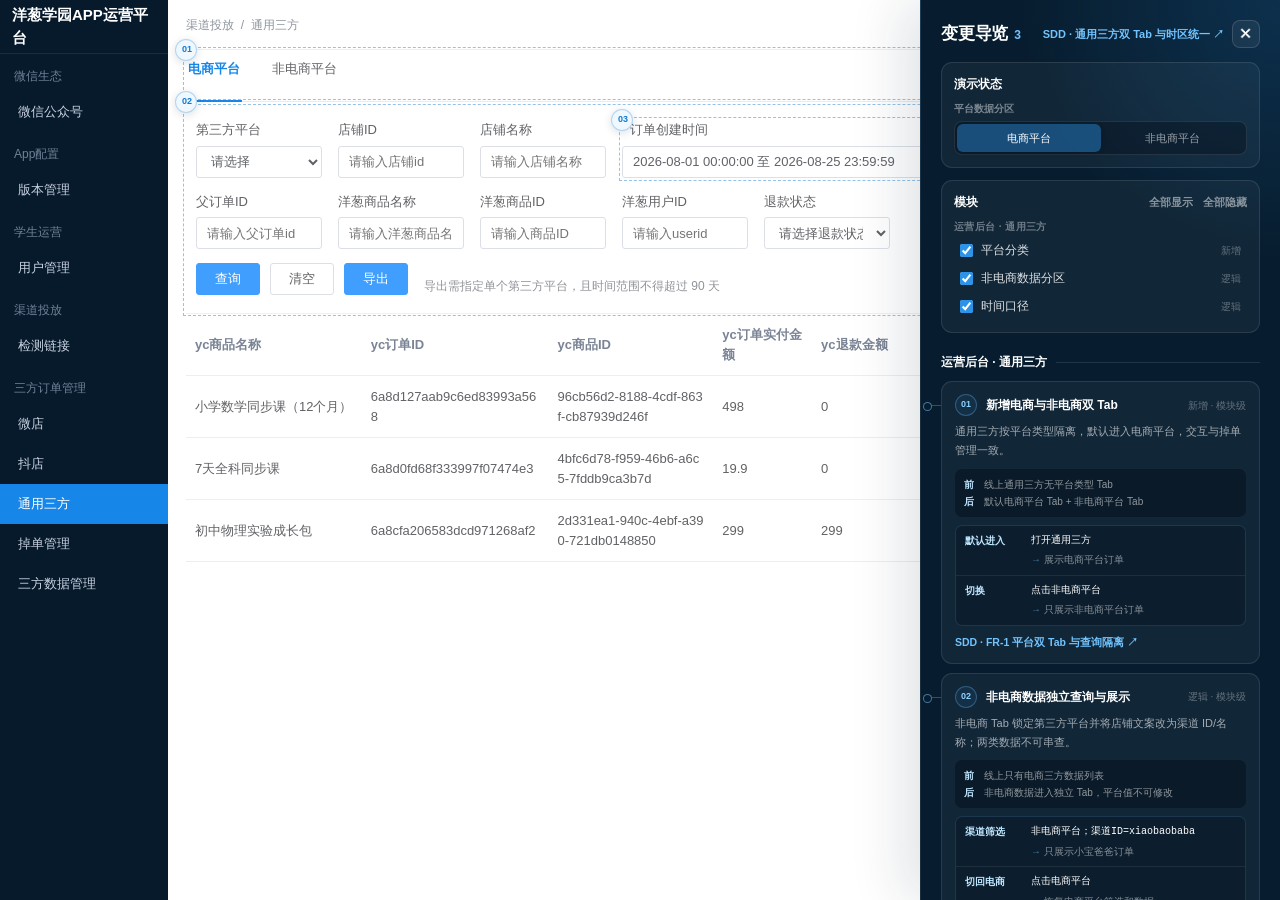
<file: general-thirdparty-tabs-timezone/prototype.html>
<!doctype html>
<html lang="zh-CN">
<head>
<meta charset="UTF-8">
<meta name="viewport" content="width=device-width,initial-scale=1">
<title>运营后台 · 通用三方</title>
<style>
*{box-sizing:border-box}html,body{margin:0;min-width:1540px;background:#f5f6f7;color:#606266;font:13px/1.5 -apple-system,BlinkMacSystemFont,"PingFang SC","Microsoft YaHei",sans-serif}
button,input,select{font:inherit}.shell{display:flex;width:1520px;min-height:100vh;background:#fff}.sidebar{width:168px;flex:none;background:#071a2c;color:#c8d2e1}.brand{height:54px;display:flex;align-items:center;padding:0 12px;color:#fff;font-size:15px;font-weight:650;border-bottom:1px solid rgba(255,255,255,.08)}.side-group{padding:13px 14px 7px;color:#718197;font-size:12px}.side-item{height:40px;display:flex;align-items:center;padding:0 18px;color:#c8d2e1;text-decoration:none}.side-item.active{color:#fff;background:#1687e9}.main{width:1352px;padding:0 18px 40px;overflow:hidden}.breadcrumb{height:50px;display:flex;align-items:center;color:#8f959e;border-bottom:1px solid #edf0f3;font-size:12px}
.tabs{display:flex;gap:28px;height:52px;align-items:flex-end;border-bottom:1px solid #e8ebef}.tab{position:relative;height:52px;padding:0 2px 13px;border:0;background:transparent;color:#606266;cursor:pointer;font-weight:500}.tab:hover,.tab.active{color:#1687e9}.tab.active{font-weight:600}.tab.active:after{content:"";position:absolute;left:0;right:0;bottom:-1px;height:2px;background:#1687e9}
.filters{padding:18px 10px 4px}.filter-row{display:flex;align-items:flex-end;gap:16px;margin-bottom:14px}.field{display:flex;flex-direction:column;gap:6px}.field label{color:#606266}.field.required label:before{content:"*";color:#f56c6c;margin-right:3px}.input,.select{height:32px;width:126px;padding:0 10px;border:1px solid #dcdfe6;border-radius:3px;background:#fff;color:#606266}.input.wide{width:238px}.input.time{width:310px}.select:disabled{color:#606266;background:#f5f7fa;cursor:not-allowed}.actions{display:flex;align-items:center;gap:10px}.btn{height:32px;padding:0 18px;border:1px solid #dcdfe6;border-radius:3px;background:#fff;color:#606266;cursor:pointer}.btn.primary{border-color:#409eff;background:#409eff;color:#fff}.btn:hover{opacity:.88}.export-note{color:#909399;font-size:12px}.request-preview{margin:0 10px 14px;padding:9px 12px;border:1px solid #d9ecff;border-radius:4px;background:#f4faff;color:#606266}.request-preview b{color:#3370ff}.request-preview code{color:#4e5969;font-family:ui-monospace,SFMono-Regular,Menlo,monospace}
.table-wrap{width:100%;overflow-x:auto;border-top:1px solid #f0f1f3}.table{width:1840px;border-collapse:collapse;table-layout:fixed}.table th,.table td{padding:11px 9px;border-bottom:1px solid #ebeef5;text-align:left;vertical-align:middle;font-size:13px}.table th{height:48px;color:#7a8495;background:#fff;font-weight:600}.table tbody tr:hover td{background:#f7faff}.mono{font-variant-numeric:tabular-nums;word-break:break-all}.money{font-variant-numeric:tabular-nums}.link{border:0;background:transparent;color:#1687e9;cursor:pointer}.pagination{display:flex;justify-content:flex-end;gap:8px;align-items:center;padding-top:16px;color:#909399}.page{min-width:30px;height:28px;border:1px solid #1687e9;border-radius:3px;background:#1687e9;color:#fff}.toast{position:fixed;left:50%;top:22px;z-index:10000;transform:translateX(-50%);padding:10px 18px;border-radius:4px;background:#303133;color:#fff;opacity:0;pointer-events:none;transition:.2s}.toast.show{opacity:.94}.empty{display:none;padding:70px;text-align:center;color:#a2a9b3}
</style>
</head>
<body>
<main id="generalThirdpartyPage" class="shell" data-diff-page="运营后台 · 通用三方">
  <aside class="sidebar">
    <div class="brand">洋葱学园APP运营平台</div>
    <div class="side-group">微信生态</div><a class="side-item">微信公众号</a>
    <div class="side-group">App配置</div><a class="side-item">版本管理</a>
    <div class="side-group">学生运营</div><a class="side-item">用户管理</a>
    <div class="side-group">渠道投放</div><a class="side-item">检测链接</a>
    <div class="side-group">三方订单管理</div>
    <a class="side-item">微店</a><a class="side-item">抖店</a><a class="side-item active">通用三方</a><a class="side-item">掉单管理</a><a class="side-item">三方数据管理</a>
  </aside>
  <section class="main">
    <div class="breadcrumb">渠道投放&nbsp; / &nbsp;通用三方</div>
    <div id="platformTabs" class="tabs" role="tablist">
      <button class="tab active" data-tab="ecommerce" role="tab" aria-selected="true">电商平台</button>
      <button class="tab" data-tab="non-ecommerce" role="tab" aria-selected="false">非电商平台</button>
    </div>
    <section id="filterArea" class="filters">
      <div class="filter-row">
        <div class="field"><label>第三方平台</label><select id="platform" class="select"></select></div>
        <div class="field"><label id="channelIdLabel">店铺ID</label><input id="channelId" class="input" placeholder="请输入店铺id"></div>
        <div class="field"><label id="channelNameLabel">店铺名称</label><input id="channelName" class="input" placeholder="请输入店铺名称"></div>
        <div id="createdAtFilter" class="field required"><label>订单创建时间</label><input id="createdRange" class="input time" value="2026-08-01 00:00:00 至 2026-08-25 23:59:59" readonly></div>
      </div>
      <div class="filter-row">
        <div class="field"><label>父订单ID</label><input id="parentId" class="input" placeholder="请输入父订单id"></div>
        <div class="field"><label>洋葱商品名称</label><input id="goodsName" class="input" placeholder="请输入洋葱商品名称"></div>
        <div class="field"><label>洋葱商品ID</label><input id="goodsId" class="input" placeholder="请输入商品ID"></div>
        <div class="field"><label>洋葱用户ID</label><input id="userId" class="input" placeholder="请输入userid"></div>
        <div class="field"><label>退款状态</label><select id="refundStatus" class="select"><option value="">请选择退款状态</option><option>未退款</option><option>退款成功</option></select></div>
      </div>
      <div class="filter-row">
        <div class="actions"><button id="query" class="btn primary">查询</button><button id="clear" class="btn">清空</button><button id="export" class="btn primary">导出</button></div>
        <span class="export-note">导出需指定单个第三方平台，且时间范围不得超过 90 天</span>
      </div>
    </section>
    <div id="orderTable" class="table-wrap">
      <table class="table">
        <colgroup><col style="width:160px"><col style="width:170px"><col style="width:150px"><col style="width:90px"><col style="width:90px"><col style="width:140px"><col style="width:110px"><col style="width:160px"><col style="width:155px"><col style="width:90px"><col style="width:100px"><col style="width:90px"><col style="width:90px"><col style="width:80px"></colgroup>
        <thead><tr><th>yc商品名称</th><th>yc订单ID</th><th>yc商品ID</th><th>yc订单实付金额</th><th>yc退款金额</th><th>yc用户ID</th><th>yc订单状态</th><th>父订单ID</th><th id="createdAtColumn">订单创建时间</th><th>支付金额</th><th>订单状态</th><th>退款金额</th><th id="channelColumn">店铺名称</th><th>操作</th></tr></thead>
        <tbody id="rows"></tbody>
      </table>
      <div id="empty" class="empty">暂无符合条件的订单</div>
    </div>
    <div class="pagination"><span id="total">共 0 条</span><button class="page">1</button><span>20 条/页</span></div>
  </section>
</main>
<div id="toast" class="toast"></div>
<script>
(() => {
const ecommerce=[
 {platform:'天猫',channelId:'499187844',channel:'洋葱学园旗舰店',goods:'小学数学同步课（12个月）',ycOrder:'6a8d127aab9c6ed83993a568',goodsId:'96cb56d2-8188-4cdf-863f-cb87939d246f',ycPaid:498,ycRefund:0,user:'668f51e82f81630001ce1c04',ycStatus:'支付成功',parent:'33163662390442438751',createdAt:'2026-08-25 11:56:40',paid:498,status:'支付成功',refund:0},
 {platform:'小红书',channelId:'redbook-onion',channel:'洋葱学园课程店',goods:'7天全科同步课',ycOrder:'6a8d0fd68f333997f07474e3',goodsId:'4bfc6d78-f959-46b6-a6c5-7fddb9ca3b7d',ycPaid:19.9,ycRefund:0,user:'6690f21c3826f10001f32db9',ycStatus:'支付成功',parent:'P803181507530099321',createdAt:'2026-08-25 11:45:20',paid:19.9,status:'支付成功',refund:0},
 {platform:'抖店',channelId:'douyin-yc',channel:'洋葱学园官方店',goods:'初中物理实验成长包',ycOrder:'6a8cfa206583dcd971268af2',goodsId:'2d331ea1-940c-4ebf-a390-721db0148850',ycPaid:299,ycRefund:299,user:'668d12f8da2b970001ce3cc9',ycStatus:'退款成功',parent:'DOU2026082400928',createdAt:'2026-08-24 20:08:11',paid:299,status:'退款成功',refund:299}
];
const nonEcommerce=[
 {platform:'非电商平台的三方订单',channelId:'xiaobaobaba',channel:'小宝爸爸',goods:'洋葱数学思维年度组合课',ycOrder:'6a910712f4ea593f142cc001',goodsId:'COMBO-2026-MATH',ycPaid:899,ycRefund:0,user:'6691aa7017a25e0001c055a8',ycStatus:'支付成功',parent:'xiaobaobaba20260818001',createdAt:'2026-08-18 15:26:42',paid:899,status:'支付成功',refund:0},
 {platform:'非电商平台的三方订单',channelId:'davdian',channel:'大V店',goods:'洋葱英语全年成长课',ycOrder:'6a910742178ab591cdf10122',goodsId:'COMBO-2026-ENGLISH',ycPaid:699,ycRefund:0,user:'6691aba336ad770001b93a12',ycStatus:'支付成功',parent:'davdian20260818002',createdAt:'2026-08-18 15:42:08',paid:699,status:'支付成功',refund:0},
 {platform:'非电商平台的三方订单',channelId:'wanwuxinxuan',channel:'万物心选',goods:'洋葱物理实验成长包',ycOrder:'6a91078dcf01b993dd520163',goodsId:'COMBO-2026-PHYSICS',ycPaid:498,ycRefund:198,user:'6691ac1dd4f6830001c18b0a',ycStatus:'支付成功',parent:'wanwuxinxuan20260818003',createdAt:'2026-08-18 16:06:31',paid:498,status:'支付成功',refund:198}
];
let tab='ecommerce';
const $=s=>document.querySelector(s),$$=s=>[...document.querySelectorAll(s)];
function toast(text){$('#toast').textContent=text;$('#toast').classList.add('show');setTimeout(()=>$('#toast').classList.remove('show'),2200)}
function setup(){
 const non=tab==='non-ecommerce';
 $('#platform').innerHTML=(non?['非电商平台的三方订单']:['','天猫','小红书','抖店']).map(v=>`<option value="${v}">${v||'请选择'}</option>`).join('');
 $('#platform').value=non?'非电商平台的三方订单':'';$('#platform').disabled=non;
 $('#channelIdLabel').textContent=non?'渠道ID':'店铺ID';$('#channelNameLabel').textContent=non?'渠道名称':'店铺名称';$('#channelColumn').textContent=non?'渠道名称':'店铺名称';
 $('#channelId').placeholder=non?'请输入渠道ID':'请输入店铺id';$('#channelName').placeholder=non?'请输入渠道名称':'请输入店铺名称';
}
function data(){
 let rows=tab==='ecommerce'?ecommerce:nonEcommerce;
 const f={p:$('#platform').value,id:$('#channelId').value.trim(),name:$('#channelName').value.trim(),parent:$('#parentId').value.trim(),goods:$('#goodsName').value.trim(),goodsId:$('#goodsId').value.trim(),user:$('#userId').value.trim(),refund:$('#refundStatus').value};
 return rows.filter(r=>(!f.p||r.platform===f.p)&&(!f.id||r.channelId.includes(f.id))&&(!f.name||r.channel.includes(f.name))&&(!f.parent||r.parent.includes(f.parent))&&(!f.goods||r.goods.includes(f.goods))&&(!f.goodsId||r.goodsId.includes(f.goodsId))&&(!f.user||r.user.includes(f.user))&&(!f.refund||(f.refund==='退款成功'?r.refund>0:r.refund===0)));
}
function render(){
 const rows=data();$('#rows').innerHTML=rows.map(r=>`<tr><td>${r.goods}</td><td class="mono">${r.ycOrder}</td><td class="mono">${r.goodsId}</td><td class="money">${r.ycPaid}</td><td class="money">${r.ycRefund}</td><td class="mono">${r.user}</td><td>${r.ycStatus}</td><td class="mono">${r.parent}</td><td class="mono">${r.createdAt}</td><td class="money">${r.paid}</td><td>${r.status}</td><td class="money">${r.refund}</td><td>${r.channel}</td><td><button class="link">激活课程</button></td></tr>`).join('');
 $('#empty').style.display=rows.length?'none':'block';$('#orderTable table').style.display=rows.length?'table':'none';$('#total').textContent=`共 ${rows.length} 条`;
}
function switchTab(next){tab=next;$$('.tab').forEach(b=>{const on=b.dataset.tab===next;b.classList.toggle('active',on);b.setAttribute('aria-selected',on)});clear(false);setup();render()}
function clear(doRender=true){['channelId','channelName','parentId','goodsName','goodsId','userId'].forEach(id=>$('#'+id).value='');$('#refundStatus').value='';if(doRender)render()}
$$('.tab').forEach(b=>b.addEventListener('click',()=>switchTab(b.dataset.tab)));$('#query').addEventListener('click',()=>{render();toast('已按订单创建时间（东八区）查询')});$('#clear').addEventListener('click',()=>{clear();setup()});$('#export').addEventListener('click',()=>{if(!$('#platform').value)return toast('请选择单个第三方平台');toast('导出任务已创建：created_at 与全部时间按东八区输出')});
setup();render();
window.DIFF_HOOKS={locate(pageId){if(pageId==='generalThirdpartyPage'){}},setDemoState(controlId,value){if(controlId==='platformView')switchTab(value)}};
})();
</script>
<script>
window.DIFF_CHANGESET={meta:{sddTitle:'SDD · 通用三方双 Tab 与时区统一',sddUrl:'https://guanghe.feishu.cn/docx/KHQfdClRjo5vnaxWTGjcdVJ3nS4',sddType:'feishu',demoControls:[{id:'platformView',label:'平台数据分区',default:'ecommerce',options:[{value:'ecommerce',label:'电商平台'},{value:'non-ecommerce',label:'非电商平台'}]}]},changes:[
{id:'chg-general-tabs',level:'module',page:'generalThirdpartyPage',module:'平台分类',target:'#platformTabs',type:'new',title:'新增电商与非电商双 Tab',desc:'通用三方按平台类型隔离，默认进入电商平台，交互与掉单管理一致。',before:'线上通用三方无平台类型 Tab',after:'默认电商平台 Tab + 非电商平台 Tab',examples:[{case:'默认进入',input:'打开通用三方',result:'展示电商平台订单'},{case:'切换',input:'点击非电商平台',result:'只展示非电商平台订单'}],sdd:{section:'FR-1 平台双 Tab 与查询隔离',blockId:'doxcn2Uj6WHQONJPYKyDv0Bahje'}},
{id:'chg-general-scope',level:'module',page:'generalThirdpartyPage',module:'非电商数据分区',target:'#filterArea',type:'logic',title:'非电商数据独立查询与展示',desc:'非电商 Tab 锁定第三方平台并将店铺文案改为渠道 ID/名称；两类数据不可串查。',before:'线上只有电商三方数据列表',after:'非电商数据进入独立 Tab，平台值不可修改',examples:[{case:'渠道筛选',input:'非电商平台；渠道ID=xiaobaobaba',result:'只展示小宝爸爸订单'},{case:'切回电商',input:'点击电商平台',result:'恢复电商平台筛选和数据'}],sdd:{section:'FR-1 平台双 Tab 与查询隔离',blockId:'doxcn2Uj6WHQONJPYKyDv0Bahje'}},
{id:'chg-created-at-consistency',level:'module',page:'generalThirdpartyPage',module:'时间口径',target:'#createdAtFilter',type:'logic',title:'查询时间与列表、导出的订单创建时间保持一致',desc:'列表查询条件的订单创建时间，与列表返回结果中的订单创建时间、以及导出订单中的订单创建时间保持一致。',before:'查询条件与列表、导出的时间口径不一致，结果时间比查询条件少 8 小时',after:'查询条件、列表结果、导出文件三处的订单创建时间完全一致',examples:[{case:'按创建时间查询',input:'订单创建时间 2026-08-18 15:00:00 至 2026-08-18 16:00:00',result:'列表与导出中的订单创建时间均在该区间内，且与查询条件同一口径'}],sdd:{section:'FR-2 时间筛选与展示统一',blockId:'doxcnE78JECH5jhfUex8syoEm7Z'}}
]};
</script>
<script>
/* ============ 原型变更标注引擎 proto-note（零依赖，可整段复用） ============
   布局参考：固定右侧深色批注栏 + 页面编号锚点 + canvas 连线（axure 批注风格）
   规则：默认不显示任何标注；按模块勾选显示；只联动 SDD（不展示 PRD）
   约定：
   - change.target 为 null 的“页面不可见”变更（纯流程/链路），不画锚点不连线，
     统一排在批注栏最后的「流程与链路」分节；数据数组中也应放在最后。
   - target 在弹窗内的变更，点击批注卡片时由 DIFF_HOOKS.locate(pageId) 自动打开弹窗，
     引擎轮询等待目标挂载后再滚动定位并连线。
   - 浮层 z-index 必须压过 Element 弹窗（2000+），否则弹窗打开时锚点与连线被蒙层盖住。 */
(function () {
  const CS = window.DIFF_CHANGESET;
  if (!CS || !CS.changes || !CS.changes.length) return;

  const TYPE_LABEL = { new: "新增", modify: "修改", copy: "文案", enum: "口径", logic: "逻辑", flow: "流程", remove: "删除" };
  const LEVEL_LABEL = { page: "页面级", module: "模块级", field: "字段级" };
  const LS_KEY = "diff-annotator-v4:" + location.pathname;
  const PANEL_W = 360;

  CS.changes.forEach((c, i) => { c._no = String(i + 1).padStart(2, "0"); });
  const targeted = c => !!c.target;

  /* ---------- 状态 ---------- */
  const moduleKeys = [];
  const byModule = {};
  CS.changes.forEach(c => {
    const key = c.page + "::" + c.module;
    if (!byModule[key]) { byModule[key] = []; moduleKeys.push(key); }
    byModule[key].push(c);
  });
  const byTarget = {};
  CS.changes.filter(targeted).forEach(c => { (byTarget[c.target] = byTarget[c.target] || []).push(c); });
  const keyOf = c => c.page + "::" + c.module;

  let state = { open: true, enabled: {}, demo: {} };
  try { state = Object.assign(state, JSON.parse(localStorage.getItem(LS_KEY) || "{}")); } catch (e) {}
  state.enabled = state.enabled || {};
  state.demo = state.demo || {};
  // 新版本新增的模块必须继承"全部显示"状态：老访客的 localStorage 里没有新模块的 key，
  // 若一律默认 false，新增的变更卡在"全部显示"下会凭空消失（严重漏标错觉）。
  // 缺失的模块开关一律默认可见：新增模块（尤其 type:new——线上现状没有的能力）绝不能默认隐藏，
  // 否则老访客在"全部显示"下也看不到新变更，造成"漏标"错觉。历史脏状态由 LS_KEY 版本号升级清除。
  moduleKeys.forEach(k => { if (!(k in state.enabled)) state.enabled[k] = true; });
  const demoControls = Array.isArray(CS.meta.demoControls) ? CS.meta.demoControls : [];
  demoControls.forEach(control => {
    if (!(control.id in state.demo)) {
      const firstOption = Array.isArray(control.options) ? control.options[0] : null;
      state.demo[control.id] = control.default ?? (firstOption && firstOption.value);
    }
  });
  const persist = () => { try { localStorage.setItem(LS_KEY, JSON.stringify(state)); } catch (e) {} };
  const isOn = c => state.enabled[keyOf(c)];

  function pageName(pid) {
    const el = document.getElementById(pid);
    return (el && el.getAttribute("data-diff-page")) || pid;
  }

  /* ---------- 样式 ---------- */
  const style = document.createElement("style");
  style.setAttribute("data-da", "1");
  style.textContent = `
  :root { --da-navy:#071d2f; --da-blue:#1479d1; --da-blue-soft:#2c93e8; --da-sky:#72c4ff; --da-panel-w:${PANEL_W}px; }
  html.da-open { overflow-x:auto !important; }
  body.da-open { padding-right:0 !important; overflow-x:visible !important; }
  .da-scroll-spacer { position:absolute; top:0; width:var(--da-panel-w); height:1px; pointer-events:none; visibility:hidden; }

  .da-launch { position:fixed; top:14px; right:14px; z-index:9200; display:inline-flex; align-items:center; gap:8px;
    background:var(--da-navy); color:#fff; border:0; border-radius:999px; padding:9px 16px; font-size:13px; font-weight:600;
    cursor:pointer; box-shadow:0 6px 20px rgba(7,29,47,.28); }
  .da-launch .da-launch-n { color:var(--da-sky); font-weight:700; }

  .da-panel { position:fixed; z-index:9100; top:0; right:0; bottom:0; width:var(--da-panel-w); overflow-y:auto;
    color:rgba(255,255,255,.78); border-left:1px solid rgba(255,255,255,.08);
    background:radial-gradient(circle at 100% 0, rgba(44,147,232,.16), transparent 20rem), var(--da-navy);
    box-shadow:-18px 0 50px rgba(7,29,47,.12); font-size:12px; scrollbar-width:thin; scrollbar-color:rgba(255,255,255,.2) transparent; }
  .da-panel-inner { padding:20px 20px 40px; }
  .da-top { display:flex; align-items:center; justify-content:space-between; gap:10px; margin-bottom:14px; }
  .da-top h2 { margin:0; color:#fff; font-size:17px; font-weight:740; letter-spacing:-.01em; }
  .da-top h2 small { margin-left:6px; color:var(--da-sky); font-size:12px; font-weight:700; }
  .da-top-actions { display:flex; align-items:center; gap:8px; }
  .da-sdd-doc { color:var(--da-sky); font-size:11px; font-weight:650; text-decoration:none; white-space:nowrap; }
  .da-sdd-doc:hover { text-decoration:underline; }
  .da-hide { width:28px; height:28px; flex:0 0 auto; border:1px solid rgba(255,255,255,.14); border-radius:8px;
    color:#fff; background:rgba(255,255,255,.06); font-size:14px; line-height:1; cursor:pointer; }
  .da-hide:hover { background:rgba(255,255,255,.12); }

  .da-demo { margin-bottom:12px; padding:12px; border:1px solid rgba(255,255,255,.1); border-radius:11px; background:rgba(255,255,255,.045); }
  .da-demo-title { margin-bottom:8px; color:#fff; font-size:12px; font-weight:700; }
  .da-demo-row + .da-demo-row { margin-top:9px; }
  .da-demo-label { display:block; margin-bottom:5px; color:rgba(255,255,255,.45); font-size:10px; font-weight:650; }
  .da-segments { display:flex; padding:2px; border:1px solid rgba(255,255,255,.1); border-radius:8px; background:rgba(5,17,28,.4); }
  .da-segment { min-width:0; flex:1; min-height:28px; border:0; border-radius:6px; color:rgba(255,255,255,.58);
    background:transparent; font-size:11px; cursor:pointer; }
  .da-segment:hover { color:#fff; }
  .da-segment.da-selected { color:#fff; background:rgba(44,147,232,.42); box-shadow:0 1px 5px rgba(0,0,0,.16); }

  .da-mods { margin-bottom:20px; padding:12px; border:1px solid rgba(255,255,255,.1); border-radius:11px; background:rgba(255,255,255,.045); }
  .da-mods-head { display:flex; align-items:center; justify-content:space-between; margin-bottom:6px; }
  .da-mods-head span { color:#fff; font-size:12px; font-weight:700; }
  .da-bulk { display:flex; gap:10px; }
  .da-bulk button { border:0; background:none; padding:0; color:rgba(255,255,255,.5); font-size:11px; cursor:pointer; }
  .da-bulk button:hover { color:var(--da-sky); }
  .da-mod-group { margin-top:8px; }
  .da-mod-group-name { margin-bottom:2px; color:rgba(255,255,255,.4); font-size:10px; font-weight:650; letter-spacing:.04em; }
  .da-mod { display:flex; align-items:center; gap:8px; padding:5px 6px; border-radius:7px; cursor:pointer; }
  .da-mod:hover { background:rgba(255,255,255,.06); }
  .da-mod input { margin:0; flex:0 0 auto; accent-color:var(--da-blue-soft); cursor:pointer; }
  .da-mod-name { flex:1; min-width:0; color:rgba(255,255,255,.86); font-size:12px; font-weight:550; white-space:nowrap; overflow:hidden; text-overflow:ellipsis; }
  .da-mod-types { flex:0 0 auto; color:rgba(255,255,255,.34); font-size:10px; }

  .da-note-section { margin-bottom:18px; }
  .da-note-heading { display:flex; align-items:center; gap:9px; margin-bottom:10px; color:#fff; font-size:12px; font-weight:700; }
  .da-note-heading::after { height:1px; flex:1; background:rgba(255,255,255,.1); content:""; }
  .da-empty { padding:10px 2px; color:rgba(255,255,255,.35); font-size:11px; }

  .da-note { position:relative; scroll-margin-top:16px; margin-bottom:9px; padding:12px 13px; border:1px solid rgba(255,255,255,.1);
    border-radius:11px; background:rgba(255,255,255,.045); cursor:pointer;
    transition:border-color .18s ease, background .18s ease, transform .18s ease; }
  .da-note::before { content:""; position:absolute; top:23px; left:-15px; width:14px; height:1px;
    background:rgba(114,196,255,.32); transition:background .16s ease, box-shadow .16s ease; }
  .da-note::after { content:""; position:absolute; top:20px; left:-19px; width:7px; height:7px; border-radius:50%;
    border:1px solid rgba(114,196,255,.55); background:var(--da-navy); transition:background .16s ease, box-shadow .16s ease; }
  .da-note.da-nowire::before, .da-note.da-nowire::after { display:none; }
  .da-note:hover, .da-note.da-active { border-color:rgba(114,196,255,.65); background:rgba(44,147,232,.13); transform:translateX(-3px); }
  .da-note.da-active::before { background:#72c4ff; box-shadow:0 0 12px rgba(44,147,232,.62); }
  .da-note.da-active::after { background:#72c4ff; box-shadow:0 0 0 4px rgba(44,147,232,.18); }
  .da-note-head { display:flex; align-items:center; gap:9px; margin-bottom:6px; color:#fff; font-size:12px; font-weight:700; }
  .da-no { display:inline-grid; width:22px; height:22px; flex:0 0 auto; place-items:center; border:1px solid rgba(114,196,255,.3);
    border-radius:50%; color:#8fd1ff; background:rgba(44,147,232,.09); font-size:9px; font-weight:800; }
  .da-note.da-active .da-no { color:var(--da-navy); border-color:#bfe6ff; background:#bfe6ff; }
  .da-note-kind { flex:0 0 auto; margin-left:auto; color:rgba(255,255,255,.35); font-size:10px; font-weight:500; }
  .da-note p { margin:0; color:rgba(255,255,255,.62); font-size:11px; line-height:1.75; }
  .da-note-ba { margin-top:8px; padding:7px 9px; border-radius:7px; background:rgba(5,17,28,.52); font-size:10px; line-height:1.7; color:rgba(255,255,255,.55); }
  .da-note-ba b { color:#bfe6ff; font-weight:650; }
  .da-examples { margin-top:8px; overflow:hidden; border:1px solid rgba(114,196,255,.15); border-radius:7px; background:rgba(5,17,28,.34); }
  .da-example { display:grid; grid-template-columns:58px minmax(0,1fr); gap:4px 8px; padding:7px 9px; font-size:10px; line-height:1.55; }
  .da-example + .da-example { border-top:1px solid rgba(255,255,255,.07); }
  .da-example-case { grid-row:1 / span 2; color:#bfe6ff; font-weight:650; }
  .da-example-input { min-width:0; color:#fff; font-family:ui-monospace, SFMono-Regular, Menlo, Consolas, monospace; overflow-wrap:anywhere; }
  .da-example-result { color:rgba(255,255,255,.5); }
  .da-example-result::before { content:"→ "; color:rgba(114,196,255,.55); }
  .da-note-sdd { display:inline-flex; align-items:center; gap:5px; margin-top:9px; color:var(--da-sky); font-size:10.5px;
    font-weight:650; text-decoration:none; }
  .da-note-sdd:hover { text-decoration:underline; }

  .da-anchors { position:absolute; left:0; top:0; width:0; height:0; z-index:9000; pointer-events:none; }
  .da-anchor { position:absolute; display:grid; width:22px; height:22px; place-items:center; border:1px solid rgba(20,121,209,.28);
    border-radius:50%; color:var(--da-blue); background:#eff8ff; font-size:9px; font-weight:800; cursor:pointer;
    pointer-events:auto; box-shadow:0 2px 8px rgba(7,29,47,.14); transition:transform .15s ease, background .15s ease; }
  .da-anchor:hover { transform:scale(1.1); }
  .da-anchor.da-active { color:#fff; border-color:var(--da-blue-soft); background:var(--da-blue);
    box-shadow:0 0 0 4px rgba(44,147,232,.16), 0 5px 14px rgba(20,121,209,.24); transform:scale(1.08); }

  .da-outlined { outline:1.5px dashed rgba(20,121,209,.45) !important; outline-offset:2px; }
  @keyframes da-pulse { 0% { box-shadow:0 0 0 0 rgba(44,147,232,.4); } 100% { box-shadow:0 0 0 14px rgba(44,147,232,0); } }
  .da-pulsing { animation:da-pulse .9s ease-out 2; }

  .da-wires { position:fixed; inset:0; z-index:8990; width:100vw; height:100vh; pointer-events:none; }

  @media print { .da-panel, .da-anchors, .da-wires, .da-launch, .da-scroll-spacer { display:none !important; }
    html.da-open { overflow-x:visible !important; } body.da-open { padding-right:0 !important; } }
  `;
  document.head.appendChild(style);

  /* ---------- DOM 骨架 ---------- */
  const launcher = document.createElement("button");
  launcher.className = "da-launch";
  launcher.setAttribute("data-da", "1");
  launcher.innerHTML = '变更导览 <span class="da-launch-n">' + CS.changes.length + "</span>";
  document.body.appendChild(launcher);

  const panel = document.createElement("aside");
  panel.className = "da-panel";
  panel.setAttribute("data-da", "1");
  document.body.appendChild(panel);

  // 在业务页面真实右边缘后追加与批注栏等宽的滚动缓冲区。
  // 它只扩展 scrollWidth，不改变、压缩或重排原页面。
  const scrollSpacer = document.createElement("div");
  scrollSpacer.className = "da-scroll-spacer";
  scrollSpacer.setAttribute("data-da", "1");
  document.body.appendChild(scrollSpacer);

  const anchorLayer = document.createElement("div");
  anchorLayer.className = "da-anchors";
  anchorLayer.setAttribute("data-da", "1");
  document.body.appendChild(anchorLayer);

  const wires = document.createElement("canvas");
  wires.className = "da-wires";
  wires.setAttribute("data-da", "1");
  document.body.appendChild(wires);
  const wctx = wires.getContext("2d");

  let activeId = null;   // 悬停中的变更
  let pinnedId = null;   // 点击固定的变更（再次点击取消）

  /* ---------- 面板渲染 ---------- */
  const pages = [];
  const modsByPage = {};
  moduleKeys.forEach(k => {
    const p = k.split("::")[0];
    if (!modsByPage[p]) { modsByPage[p] = []; pages.push(p); }
    modsByPage[p].push(k);
  });

  function noteCard(c) {
    let html = '<article class="da-note' + (targeted(c) ? "" : " da-nowire") + '" id="da-note-' + c.id + '" data-chg="' + c.id + '">';
    html += '<div class="da-note-head"><span class="da-no">' + c._no + '</span><span>' + c.title + '</span>';
    html += '<span class="da-note-kind">' + (TYPE_LABEL[c.type] || "变更") + " · " + (LEVEL_LABEL[c.level] || "") + "</span></div>";
    html += "<p>" + c.desc + "</p>";
    if (c.before && c.after) html += '<div class="da-note-ba"><b>前</b>　' + c.before + '<br><b>后</b>　' + c.after + "</div>";
    if (Array.isArray(c.examples) && c.examples.length) {
      html += '<div class="da-examples">';
      c.examples.forEach(example => {
        html += '<div class="da-example"><span class="da-example-case">' + example.case + '</span>' +
          '<code class="da-example-input">' + example.input + '</code>' +
          '<span class="da-example-result">' + example.result + "</span></div>";
      });
      html += "</div>";
    }
    if (c.sdd && CS.meta.sddUrl && c.sdd.blockId) {
      html += '<a class="da-note-sdd" target="_blank" href="' + CS.meta.sddUrl + "#" + c.sdd.blockId + '">SDD · ' + c.sdd.section + " ↗</a>";
    } else if (c.sdd && c.sdd.section) {
      html += '<span class="da-note-sdd" style="color:rgba(255,255,255,.4)">SDD · ' + c.sdd.section + "</span>";
    }
    html += "</article>";
    return html;
  }

  function renderPanel() {
    let html = '<div class="da-panel-inner">';
    html += '<div class="da-top"><h2>变更导览<small>' + CS.changes.length + "</small></h2><div class=\"da-top-actions\">";
    if (CS.meta.sddUrl) html += '<a class="da-sdd-doc" target="_blank" href="' + CS.meta.sddUrl + '">' + (CS.meta.sddTitle || "SDD") + " ↗</a>";
    html += '<button class="da-hide" title="收起">✕</button></div></div>';

    if (demoControls.length && window.DIFF_HOOKS && typeof window.DIFF_HOOKS.setDemoState === "function") {
      html += '<section class="da-demo"><div class="da-demo-title">演示状态</div>';
      demoControls.forEach(control => {
        html += '<div class="da-demo-row"><span class="da-demo-label">' + control.label + '</span><div class="da-segments">';
        (control.options || []).forEach(option => {
          const selected = state.demo[control.id] === option.value;
          html += '<button class="da-segment' + (selected ? " da-selected" : "") + '" data-demo-control="' + control.id +
            '" data-demo-value="' + option.value + '">' + option.label + "</button>";
        });
        html += "</div></div>";
      });
      html += "</section>";
    }

    html += '<div class="da-mods"><div class="da-mods-head"><span>模块</span><span class="da-bulk"><button data-all="on">全部显示</button><button data-all="off">全部隐藏</button></span></div>';
    pages.forEach(p => {
      html += '<div class="da-mod-group"><div class="da-mod-group-name">' + pageName(p) + "</div>";
      modsByPage[p].forEach(k => {
        const mod = k.split("::")[1];
        const types = [...new Set(byModule[k].map(c => TYPE_LABEL[c.type] || "变更"))].join("·");
        html += '<label class="da-mod" data-key="' + k + '"><input type="checkbox"' + (state.enabled[k] ? " checked" : "") + ">";
        html += '<span class="da-mod-name">' + mod + '</span><span class="da-mod-types">' + types + "</span></label>";
      });
      html += "</div>";
    });
    html += "</div>";

    const anyOn = CS.changes.some(isOn);
    if (!anyOn) {
      html += '<div class="da-empty">勾选模块后展示对应标注与连线</div>';
    } else {
      pages.forEach(p => {
        const list = CS.changes.filter(c => c.page === p && isOn(c) && targeted(c));
        if (!list.length) return;
        html += '<section class="da-note-section"><h3 class="da-note-heading">' + pageName(p) + "</h3>";
        list.forEach(c => { html += noteCard(c); });
        html += "</section>";
      });
      // 页面不可见的流程/链路变更统一放在最后，不连线
      const flowList = CS.changes.filter(c => isOn(c) && !targeted(c));
      if (flowList.length) {
        html += '<section class="da-note-section"><h3 class="da-note-heading">流程与链路 · 页面不可见</h3>';
        flowList.forEach(c => { html += noteCard(c); });
        html += "</section>";
      }
    }
    html += "</div>";
    panel.innerHTML = html;
    bindPanel();
  }

  function bindPanel() {
    panel.querySelector(".da-hide").addEventListener("click", () => setOpen(false));
    panel.querySelectorAll("[data-demo-control]").forEach(button => {
      button.addEventListener("click", () => {
        const controlId = button.getAttribute("data-demo-control");
        const value = button.getAttribute("data-demo-value");
        state.demo[controlId] = value;
        persist();
        window.DIFF_HOOKS.setDemoState(controlId, value);
        renderPanel();
        setTimeout(scheduleUpdate, 80);
      });
    });
    panel.querySelectorAll(".da-mod input").forEach(cb => {
      cb.addEventListener("change", () => {
        const k = cb.closest(".da-mod").getAttribute("data-key");
        state.enabled[k] = cb.checked;
        if (pinnedId && !isOn(CS.changes.find(x => x.id === pinnedId))) pinnedId = null;
        persist();
        renderPanel();
        syncAnnotations();
        applyActive();
        if (cb.checked) locateModule(k);
      });
    });
    panel.querySelectorAll("[data-all]").forEach(btn => {
      btn.addEventListener("click", () => {
        const on = btn.getAttribute("data-all") === "on";
        moduleKeys.forEach(k => { state.enabled[k] = on; });
        if (!on) pinnedId = null;
        persist(); renderPanel(); syncAnnotations(); applyActive();
      });
    });
    panel.querySelectorAll(".da-note").forEach(card => {
      const id = card.getAttribute("data-chg");
      card.addEventListener("mouseenter", () => setActive(id));
      card.addEventListener("mouseleave", () => clearActive(id));
      card.addEventListener("click", e => {
        if (e.target.closest("a")) return;
        const c = CS.changes.find(x => x.id === id);
        if (!c) return;
        pinnedId = id;
        applyActive();
        locateChange(c);
      });
    });
    panel.addEventListener("scroll", scheduleUpdate, { passive: true });
  }

  /* ---------- 锚点浮层（仅针对有 target 的变更） ---------- */
  const anchorEls = {};   // change.id -> { el, last:{x,y,shown} }
  CS.changes.filter(targeted).forEach(c => {
    const a = document.createElement("button");
    a.className = "da-anchor";
    a.setAttribute("data-da", "1");
    a.textContent = c._no;
    a.style.display = "none";
    a.addEventListener("mouseenter", () => setActive(c.id));
    a.addEventListener("mouseleave", () => clearActive(c.id));
    a.addEventListener("click", () => {
      togglePin(c.id);
      if (pinnedId === c.id) {
        const card = document.getElementById("da-note-" + c.id);
        if (card) card.scrollIntoView({ behavior: "smooth", block: "center" });
      }
    });
    anchorLayer.appendChild(a);
    anchorEls[c.id] = { el: a, last: { x: -1, y: -1, shown: false } };
  });

  function targetVisible(el, rect) {
    if (!el.getClientRects().length) return false;
    // 遮挡检测（仅当取样点在视口内才有意义）：取样点若不属于目标元素（如被弹窗蒙层盖住），视为不可见。
    // 引擎自身的浮层（锚点/连线，[data-da]）不算遮挡。目标滚出视口时不做钳制——锚点随文档自然滚出即可。
    const inViewport = (x, y) => x >= 0 && x <= innerWidth && y >= 0 && y <= innerHeight;
    const hit = (x, y) => {
      const top = document.elementFromPoint(x, y);
      if (!top) return false;
      if (top.closest && top.closest("[data-da]")) return true;
      return el === top || el.contains(top) || top.contains(el);
    };
    const cx = rect.left + rect.width / 2;
    const cy = rect.top + rect.height / 2;
    if (inViewport(cx, cy)) {
      if (hit(cx, cy)) return true;
      const sx = rect.left + 10, sy = rect.top + 10;
      if (inViewport(sx, sy)) return hit(sx, sy);
      return false;
    }
    return true;
  }

  function syncAnnotations() {
    Object.keys(byTarget).forEach(t => {
      const el = document.querySelector(t);
      if (!el) return;
      const on = byTarget[t].some(isOn) && state.open;
      el.classList.toggle("da-outlined", on);
    });
    scheduleUpdate();
  }

  function updateOverlay() {
    // 弹窗跟随页面滚动（横/纵；滚动/弹窗开合都会触发本函数，随动即可）
    syncDialogFollow();
    // 锚点钉在目标左上角，使用文档坐标（以锚点层自身为基准），随页面原生滚动——
    // 杜绝 fixed 浮层"滚动事件追帧"造成的抖动漂移，也不做视口钳制（滚出即自然滚出）
    const layerRect = anchorLayer.getBoundingClientRect();
    Object.keys(byTarget).forEach(t => {
      const el = document.querySelector(t);
      const rect = el ? el.getBoundingClientRect() : null;
      const visible = el && state.open && rect && targetVisible(el, rect);
      byTarget[t].forEach((c, slot) => {
        const rec = anchorEls[c.id];
        const show = visible && isOn(c);
        if (!show) {
          if (rec.last.shown) { rec.el.style.display = "none"; rec.last.shown = false; }
          return;
        }
        const x = Math.max(rect.left - 11, 2) + slot * 25 - layerRect.left;
        const y = rect.top - 11 - layerRect.top;
        if (!rec.last.shown) { rec.el.style.display = "grid"; rec.last.shown = true; }
        if (rec.last.x !== x || rec.last.y !== y) {
          rec.el.style.left = x + "px";
          rec.el.style.top = y + "px";
          rec.last.x = x; rec.last.y = y;
        }
      });
    });
    drawWires();
  }

  /* ---------- 连线 ---------- */
  function setWireSize() {
    const ratio = Math.min(devicePixelRatio || 1, 2);
    const w = Math.max(1, Math.round(innerWidth * ratio));
    const h = Math.max(1, Math.round(innerHeight * ratio));
    if (wires.width !== w || wires.height !== h) { wires.width = w; wires.height = h; }
    wctx.setTransform(ratio, 0, 0, ratio, 0, 0);
  }

  function wirePath(sx, sy, ex, ey, active) {
    const gap = Math.max(38, ex - sx);
    wctx.save();
    wctx.beginPath();
    wctx.moveTo(sx, sy);
    wctx.bezierCurveTo(sx + Math.min(120, gap * 0.42), sy, ex - Math.min(82, gap * 0.28), ey, ex, ey);
    wctx.lineWidth = active ? 2 : 1.3;
    wctx.strokeStyle = active ? "rgba(44,147,232,.96)" : "rgba(44,147,232,.42)";
    wctx.shadowColor = active ? "rgba(44,147,232,.7)" : "transparent";
    wctx.shadowBlur = active ? 9 : 0;
    wctx.stroke();
    wctx.shadowBlur = 0;
    wctx.beginPath(); wctx.arc(sx, sy, active ? 3.2 : 2.1, 0, Math.PI * 2);
    wctx.fillStyle = active ? "#2c93e8" : "rgba(44,147,232,.5)"; wctx.fill();
    wctx.beginPath(); wctx.arc(ex - 1, ey, active ? 3 : 2, 0, Math.PI * 2);
    wctx.fillStyle = active ? "#72c4ff" : "rgba(114,196,255,.45)"; wctx.fill();
    wctx.restore();
  }

  function drawWires() {
    setWireSize();
    wctx.clearRect(0, 0, innerWidth, innerHeight);
    if (!state.open) return;
    // 一个编号一条线：固定态优先于悬停态（滚动中误触发的 hover 不得篡改已选中的连线）
    const id = pinnedId || activeId;
    if (!id) return;
    const c = CS.changes.find(x => x.id === id);
    if (!c || !isOn(c) || !targeted(c)) return;
    const rec = anchorEls[id];
    if (!rec || !rec.last.shown) return;
    // 起点取锚点实时视口坐标（锚点在文档流中，滚动时坐标必须现算，不能用缓存）
    const ar = rec.el.getBoundingClientRect();
    if (ar.bottom < 0 || ar.top > innerHeight) return; // 锚点滚出视口则不画线
    const card = document.getElementById("da-note-" + id);
    if (!card) return;
    const cr = card.querySelector(".da-no").getBoundingClientRect();
    if (cr.bottom < 40 || cr.top > innerHeight - 8) return;
    wirePath(ar.right, ar.top + ar.height / 2, innerWidth - PANEL_W + 1, cr.top + cr.height / 2, true);
  }

  /* ---------- 高亮联动 ---------- */
  function applyActive() {
    // 固定态优先：钉住某编号后，悬停其他锚点不改变高亮与连线
    const id = pinnedId || activeId;
    CS.changes.forEach(c => {
      const rec = anchorEls[c.id];
      if (rec) rec.el.classList.toggle("da-active", c.id === id);
      const card = document.getElementById("da-note-" + c.id);
      if (card) card.classList.toggle("da-active", c.id === id);
    });
    drawWires();
  }
  function setActive(id) { activeId = id; applyActive(); }
  function clearActive(id) { if (activeId === id) { activeId = null; applyActive(); } }
  function togglePin(id) {
    pinnedId = pinnedId === id ? null : id;
    applyActive();
  }

  /* ---------- 定位 ---------- */
  function locateChange(c) {
    // 先执行页面钩子（可能需要打开弹窗），再轮询等待目标挂载/弹窗动画结束后定位。
    if (window.DIFF_HOOKS && typeof window.DIFF_HOOKS.locate === "function") window.DIFF_HOOKS.locate(c.page);
    else if (window.DIFF_HOOKS && typeof window.DIFF_HOOKS.showPage === "function") window.DIFF_HOOKS.showPage(c.page);
    if (!targeted(c)) { scheduleUpdate(); return; }
    let tries = 0;
    const attempt = () => {
      const el = document.querySelector(c.target);
      if (!el || !el.getClientRects().length) {
        if (++tries < 12) { setTimeout(attempt, 130); }
        return;
      }
      el.scrollIntoView({ block: "center", behavior: "smooth" });
      el.classList.remove("da-pulsing"); void el.offsetWidth; el.classList.add("da-pulsing");
      setTimeout(() => el.classList.remove("da-pulsing"), 2000);
      scheduleUpdate();
      setTimeout(scheduleUpdate, 360); // 弹窗打开动画结束后再校准一次锚点与连线
    };
    setTimeout(attempt, 160);
  }
  function locateModule(key) { locateChange(byModule[key][0]); }

  /* ---------- 内容视口 ---------- */
  function syncScrollSpace() {
    if (!state.open) return;
    // 业务内容宽度用 document.body.scrollWidth 测：spacer 是 body 下的 absolute 子元素，
    // 它贡献的是 html 的滚动区而非 body.scrollWidth，所以测量全程不需要隐藏/移动 spacer——
    // scrollWidth 不会瞬间收缩，浏览器也就不会钳制 scrollLeft。
    // （旧实现先 display:none 再测量，页面若设了 scroll-behavior:smooth，恢复滚动是异步动画，
    //   会和用户正在进行的横向拖拽打架，表现为"一拽就弹回"。）
    const contentWidth = Math.max(document.documentElement.clientWidth, document.body.scrollWidth);
    const next = contentWidth + "px";
    scrollSpacer.style.display = "block";
    if (scrollSpacer.style.left !== next) {
      const sx = window.scrollX, sy = window.scrollY;
      scrollSpacer.style.left = next;
      // 内容变窄仍可能钳制一次，必须用 instant 立即恢复，绝不能吃页面的 scroll-behavior:smooth
      if (window.scrollX !== sx || window.scrollY !== sy) window.scrollTo({ left: sx, top: sy, behavior: "instant" });
    }
  }

  /* ---------- 弹窗跟随页面滚动 ----------
     Element 弹窗容器是 position:fixed，不随文档滚动。批注栏开着时：
     - 横滚：被批注栏遮住的弹窗右侧要能拖出来；
     - 纵滚：高于视口的弹窗底部要能跟着底页一起滚出。
     做法：批注栏开启时，把弹窗容器（不含蒙层）按 (-scrollX, -scrollY) 平移，
     弹窗与底层页面同步滑动；收起批注栏时清掉 transform。 */
  function syncDialogFollow() {
    const sx = state.open ? window.scrollX : 0;
    const sy = state.open ? window.scrollY : 0;
    const tf = (sx || sy) ? ("translate(" + (-sx) + "px," + (-sy) + "px)") : "";
    document.querySelectorAll(".el-dialog__wrapper, .el-overlay-dialog").forEach(w => {
      if (!(w.offsetWidth || w.offsetHeight)) return;
      if (w.style.transform !== tf) w.style.transform = tf;
    });
  }

  /* ---------- 开关 ---------- */
  function setOpen(open) {
    state.open = open;
    persist();
    document.documentElement.classList.toggle("da-open", open);
    document.body.classList.toggle("da-open", open);
    panel.style.display = open ? "" : "none";
    launcher.style.display = open ? "none" : "";
    if (open) {
      syncScrollSpace();
    } else {
      scrollSpacer.style.display = "none";
      if (scrollX) window.scrollTo(0, scrollY);
    }
    syncAnnotations();
  }
  launcher.addEventListener("click", () => setOpen(true));

  /* ---------- 更新调度 ---------- */
  let frame = 0;
  function scheduleUpdate() {
    cancelAnimationFrame(frame);
    frame = requestAnimationFrame(updateOverlay);
  }
  window.addEventListener("scroll", scheduleUpdate, { passive: true, capture: true });
  window.addEventListener("resize", () => {
    syncScrollSpace();
    scheduleUpdate();
  }, { passive: true });
  document.addEventListener("click", e => {
    if (e.target.closest("[data-da]")) return;
    setTimeout(scheduleUpdate, 60);
    setTimeout(scheduleUpdate, 360);
  }, true);
  const mo = new MutationObserver(records => {
    if (records.every(r => r.target && r.target.closest && r.target.closest("[data-da]"))) return;
    syncScrollSpace();
    scheduleUpdate();
  });
  mo.observe(document.body, { attributes: true, attributeFilter: ["class", "style"], childList: true, subtree: true });

  /* ---------- 初始 ---------- */
  if (window.DIFF_HOOKS && typeof window.DIFF_HOOKS.setDemoState === "function") {
    demoControls.forEach(control => window.DIFF_HOOKS.setDemoState(control.id, state.demo[control.id]));
  }
  renderPanel();
  setOpen(state.open);
  setTimeout(scheduleUpdate, 150);
})();

</script>
</body></html>
</file>
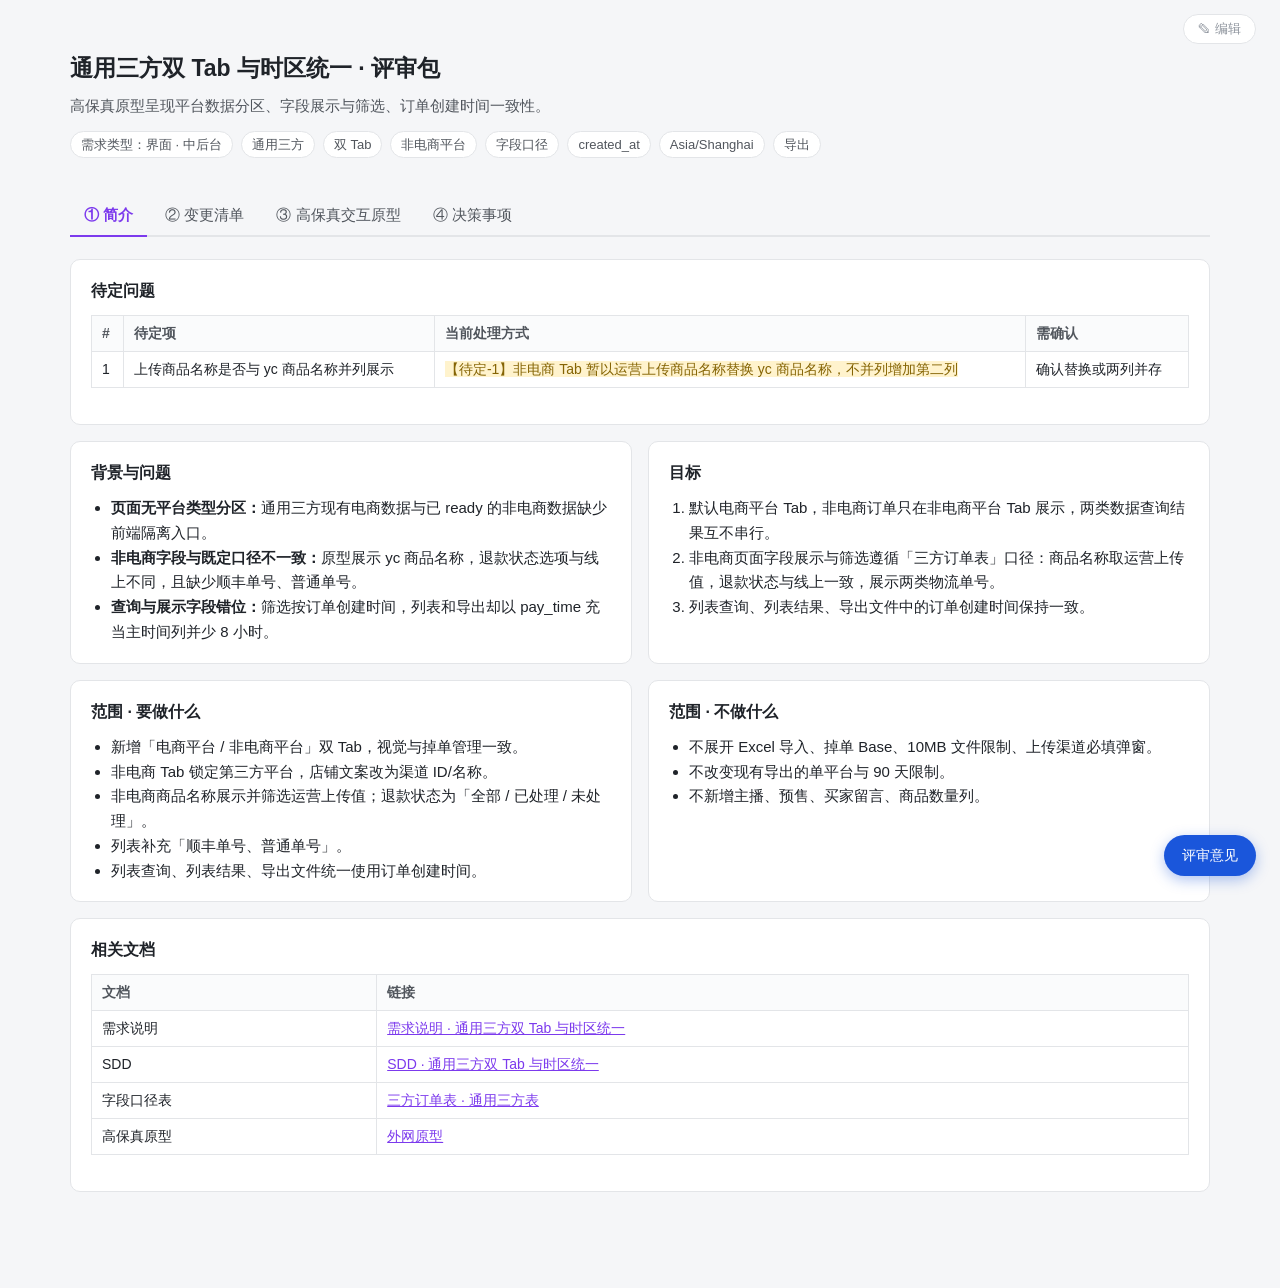
<file: general-thirdparty-tabs-timezone/review-package.html>
<!doctype html>
<html lang="zh-CN"><head><meta charset="UTF-8"><meta name="viewport" content="width=device-width,initial-scale=1">
<title>通用三方双 Tab 与时区统一 · 评审包</title>
<style>
:root{--bg:#f5f6f8;--card:#fff;--ink:#1f2329;--ink2:#51565d;--ink3:#8f959e;--line:#e3e5e8;--accent:#3370ff;--green:#2ea44f;--amber:#b8860b}
*{box-sizing:border-box;margin:0;padding:0}body{font-family:-apple-system,"PingFang SC","Microsoft YaHei",sans-serif;background:var(--bg);color:var(--ink);font-size:15px;line-height:1.65}.wrap{max-width:1180px;margin:auto;padding:24px 20px 80px}header{padding:26px 0 16px}h1{font-size:23px}.sub{color:var(--ink2);margin-top:6px}.meta{display:flex;gap:8px;flex-wrap:wrap;margin-top:12px}.chip{padding:2px 10px;border:1px solid var(--line);border-radius:999px;background:#fff;color:var(--ink2);font-size:13px}nav{display:flex;gap:4px;border-bottom:2px solid var(--line);margin:14px 0 22px;position:sticky;top:0;background:var(--bg);z-index:9;padding-top:8px}nav button{border:0;background:none;padding:10px 14px;font-size:15px;color:var(--ink2);cursor:pointer;border-bottom:2px solid transparent;margin-bottom:-2px;font-weight:500}nav button.on{color:var(--accent);border-bottom-color:var(--accent);font-weight:600}.tab{display:none}.tab.on{display:block}.card{background:#fff;border:1px solid var(--line);border-radius:10px;padding:18px 20px;margin-bottom:16px}.card h3{font-size:16px;margin-bottom:10px}.grid2{display:grid;grid-template-columns:1fr 1fr;gap:16px}ul,ol{padding-left:20px}table{width:100%;border-collapse:collapse;font-size:14px;margin-bottom:18px}th,td{border:1px solid var(--line);padding:7px 10px;text-align:left;vertical-align:top}th{background:#fafbfc;color:var(--ink2)}a{color:var(--accent)}.note{color:var(--ink3);font-size:13px}.iframe-card{background:#fff;border:1px solid var(--line);border-radius:10px;padding:10px}.iframe-card iframe{display:block;width:100%;height:720px;border:1px solid var(--line);border-radius:6px}.pill{display:inline-block;padding:1px 7px;border-radius:4px;background:#eef3ff;color:#1a56db;font-size:12px}.dm-h{font-size:16px;font-weight:700;margin:24px 0 8px}.dm-row{display:flex;gap:8px;padding:9px 0;border-bottom:1px solid var(--line)}.dm-add{display:flex;gap:8px;margin-top:10px}.dm-add input{flex:1;padding:8px;border:1px solid var(--line);border-radius:6px}.dm-add button,.export-btn{border:0;background:var(--accent);color:#fff;border-radius:6px;padding:8px 16px;cursor:pointer}.export-btn{position:fixed;right:20px;top:14px;z-index:20;background:#fff;color:var(--ink2);border:1px solid var(--line)}
@media(max-width:880px){.grid2{grid-template-columns:1fr}}

  :root{
    --bg:#f5f6f8; --card:#fff; --ink:#1f2329; --ink2:#51565d; --ink3:#8f959e;
    --line:#e3e5e8; --accent:#7c3aed; --blue:#3370ff; --green:#2ea44f; --red:#d03050; --amber:#b8860b;
    --mono:ui-monospace,SFMono-Regular,Menlo,monospace;
  }
  *{box-sizing:border-box;margin:0;padding:0}
  body{font-family:-apple-system,"PingFang SC","Microsoft YaHei",sans-serif;background:var(--bg);color:var(--ink);font-size:15px;line-height:1.65}
  .wrap{max-width:1180px;margin:0 auto;padding:24px 20px 80px}
  header{padding:26px 0 16px}
  header h1{font-size:23px;font-weight:700}
  header .sub{color:var(--ink2);margin-top:6px}
  .meta{display:flex;gap:8px;flex-wrap:wrap;margin-top:12px}
  .chip{display:inline-block;padding:2px 10px;border:1px solid var(--line);border-radius:999px;background:#fff;color:var(--ink2);font-size:13px}
  nav{display:flex;gap:4px;border-bottom:2px solid var(--line);margin:14px 0 22px;flex-wrap:wrap;position:sticky;top:0;background:var(--bg);z-index:9;padding-top:8px}
  nav button{border:none;background:none;padding:10px 14px;font-size:15px;color:var(--ink2);cursor:pointer;border-bottom:2px solid transparent;margin-bottom:-2px;font-weight:500}
  nav button.on{color:var(--accent);border-bottom-color:var(--accent);font-weight:600}
  section.tab{display:none} section.tab.on{display:block}
  .card{background:var(--card);border:1px solid var(--line);border-radius:10px;padding:18px 20px;margin-bottom:16px}
  .card h3{font-size:16px;margin-bottom:10px}
  .card h3 .tag{font-size:12px;font-weight:500;color:#fff;background:var(--accent);border-radius:4px;padding:1px 7px;margin-left:8px;vertical-align:2px}
  .grid2{display:grid;grid-template-columns:1fr 1fr;gap:16px}
  @media(max-width:880px){.grid2{grid-template-columns:1fr}}
  table{width:100%;border-collapse:collapse;font-size:14px}
  th,td{border:1px solid var(--line);padding:6px 10px;text-align:left;vertical-align:top}
  th{background:#fafbfc;font-weight:600;color:var(--ink2)}
  .note{color:var(--ink3);font-size:13px;margin-top:8px}
  .btn{display:inline-block;background:var(--accent);color:#fff;border:none;border-radius:6px;padding:8px 18px;font-size:15px;cursor:pointer;font-weight:500}
  .btn.ghost{background:#fff;color:var(--accent);border:1px solid var(--accent)}
  .btn.sm{padding:4px 12px;font-size:13px}
  .btn:active{opacity:.85}
  .ok{color:var(--green)}.bad{color:var(--red)}.warn{color:var(--amber)}.info{color:var(--blue)}
  .sw{position:relative;width:38px;height:22px;background:#c8ccd2;border-radius:999px;cursor:pointer;transition:.2s;flex-shrink:0;display:inline-block;vertical-align:middle}
  .sw.on{background:var(--green)}
  .sw::after{content:"";position:absolute;top:2px;left:2px;width:18px;height:18px;border-radius:50%;background:#fff;transition:.2s}
  .sw.on::after{left:18px}
  .ctrl{display:flex;align-items:center;gap:10px;padding:7px 0;border-bottom:1px dashed var(--line)}
  .ctrl:last-child{border-bottom:none}
  .ctrl label{flex:1;font-size:14px}
  select,input[type=number],input[type=text]{padding:4px 8px;border:1px solid var(--line);border-radius:6px;font-size:14px;background:#fff}
  .verdict{border-radius:8px;border:1px solid var(--line);padding:10px 12px;margin-bottom:8px}
  .verdict.v-ok{border-left:4px solid var(--green)}
  .verdict.v-no{border-left:4px solid var(--red);background:#fffafa}
  .verdict.v-skip{border-left:4px solid var(--blue)}
  .verdict .vt{font-weight:600}
  .verdict .vr{font-size:13px;color:var(--ink2);margin-top:2px}
  .verdict .vr .why{background:#ffeef0;color:var(--red);border-radius:3px;padding:0 5px;font-size:13px}
  .verdict .vr .chg{background:#fff3e6;color:#b45309;border-radius:3px;padding:0 5px;font-size:13px}
  .phone{width:300px;border:1px solid var(--line);border-radius:22px;background:#fff;overflow:hidden;box-shadow:0 1px 4px rgba(0,0,0,.06)}
  .phone .ph-head{background:#7c3aed;color:#fff;padding:14px 16px;font-weight:700;font-size:16px}
  .phone .ph-body{padding:10px 12px;min-height:200px}
  .phone .ph-item{border:1px solid var(--line);border-radius:8px;padding:8px 10px;margin-bottom:8px;font-size:13px}
  .phone .ph-empty{color:var(--ink3);text-align:center;padding:56px 10px;font-size:14px}
  .phone .ph-btn{display:block;background:#7c3aed;color:#fff;border-radius:8px;text-align:center;padding:9px;margin:6px 12px 6px;font-size:14px;font-weight:600}
  .phone .ph-btn.gray{background:#eef0f3;color:#51565d;font-weight:500}
  .phone .ph-modal{margin:14px 10px;border:1px solid var(--line);border-radius:12px;box-shadow:0 4px 16px rgba(0,0,0,.10);padding:16px 14px 8px;text-align:center}
  .phone .ph-modal .mt{font-size:14.5px;font-weight:600;line-height:1.6}
  /* 场景列表（用户故事预置场景用，不要做成一排散乱按钮） */
  .sc-group{font-size:13px;font-weight:600;color:var(--ink3);margin:10px 0 4px}
  .sc-item{display:flex;align-items:center;gap:10px;padding:8px 10px;border:1px solid var(--line);border-radius:8px;margin-bottom:6px;cursor:pointer;background:#fff;font-size:14px}
  .sc-item:hover{border-color:var(--accent)}
  .sc-item.on{border-color:var(--accent);background:#f6f0ff}
  .sc-item .sc-no{width:22px;height:22px;border-radius:50%;background:#f0f1f3;color:var(--ink2);font-size:13px;display:flex;align-items:center;justify-content:center;flex:none;font-weight:600}
  .sc-item.on .sc-no{background:var(--accent);color:#fff}
  .sc-item .sc-t{flex:1}
  .sc-badge{font-size:12px;border-radius:4px;padding:1px 7px;flex:none}
  .sc-badge.b-no{background:#ffeef0;color:var(--red)}
  .sc-badge.b-ok{background:#eaf7ea;color:var(--green)}
  .sc-badge.b-warn{background:#fff3e6;color:#b45309}
  /* 用户故事结果区：固定字段清单。左列=模块名（永远不变的锚点），右列=本场景的值+一行灰色说明；
     切场景只变右列，评审人一眼看出"模块固定、内容在变"。长内容用 .rs-line 分行，不挤在一行里 */
  .rs-row{display:flex;border-bottom:1px solid var(--line)}
  .rs-row:last-child{border-bottom:none}
  .rs-k{width:132px;flex:none;background:#fafbfc;padding:10px 12px;font-weight:600;font-size:13.5px;color:var(--ink2);border-right:1px solid var(--line);display:flex;align-items:flex-start}
  .rs-v{flex:1;padding:10px 12px;font-size:14px;min-width:0}
  .rs-main{font-weight:500}
  .rs-sub{display:block;color:var(--ink3);font-size:13px;margin-top:2px}
  .rs-line{padding:2px 0;border-bottom:1px dashed #eef0f3}
  .rs-line:last-child{border-bottom:none}
  /* 决策事项 */
  .dm{max-width:880px}
  .dm-h{font-size:16px;font-weight:700;margin:26px 0 8px}
  .dm .dm-h:first-child{margin-top:4px}
  .dm-row{display:flex;align-items:flex-start;gap:10px;padding:9px 8px;border-bottom:1px solid #e8ebf0}
  .dm-row.done .dm-txt{text-decoration:line-through;color:#9aa3af}
  .dm-ck{width:17px;height:17px;border:1.5px solid #b6bdc9;border-radius:4px;cursor:pointer;flex:none;margin-top:2px;display:flex;align-items:center;justify-content:center;font-size:13px;color:#fff;user-select:none}
  .dm-row.done .dm-ck{background:#1a56db;border-color:#1a56db}
  .dm-ck.dis{opacity:.4;cursor:not-allowed;border-style:dashed}
  /* 分类下拉：小而不醒目，可不选（''=不选 | pend=待办事项 | dec=决策共识） */
  .dm-cat{font-size:12px;color:#9aa3af;border:1px solid transparent;background:transparent;border-radius:5px;padding:0 2px;margin-left:6px;cursor:pointer;font-family:inherit;vertical-align:1px}
  .dm-cat:hover{border-color:#d7dce3;color:#6b7280}
  .dm-cat:disabled{color:#b6bdc9;cursor:default;border-color:transparent}
  .dm-catmini{flex:none;width:88px;border:1px solid #d7dce3;border-radius:6px;padding:8px 6px;font-size:13px;color:#8f959e;font-family:inherit;background:#fff;outline:none}
  .dm-catmini:focus{border-color:#1a56db}
  .dm-txt{flex:1;font-size:14.5px;line-height:1.65;outline:none;border-radius:4px}
  .dm-txt:focus{background:#f0f5ff}
  .dm-meta{font-size:12.5px;color:#9aa3af;margin-top:3px}
  .dm-tag{display:inline-block;font-size:12px;background:#eef3ff;color:#1a56db;border-radius:4px;padding:0 6px;margin-right:6px;vertical-align:1px}
  .dm-x{color:#c9ced6;cursor:pointer;font-size:15px;flex:none;visibility:hidden;padding:2px}
  .dm-row:hover .dm-x{visibility:visible}
  .dm-e{color:#c9ced6;cursor:pointer;font-size:14px;flex:none;visibility:hidden;padding:2px}
  .dm-row:hover .dm-e{visibility:visible}
  .dm-e:hover{color:#1a56db}
  .dm-x:hover{color:#d03050}
  .dm-add{display:flex;gap:8px;margin-top:12px}
  .dm-add input{flex:1;border:1px solid #d7dce3;border-radius:6px;padding:8px 11px;font-size:14px;font-family:inherit;outline:none;background:#fff}
  .dm-add input:focus{border-color:#1a56db}
  .dm-add .dm-by{flex:none;width:96px}
  .dm-add button{border:none;background:#1a56db;color:#fff;border-radius:6px;padding:8px 18px;font-size:14px;cursor:pointer;font-family:inherit}
  .dm-add button:hover{background:#1e429f}
  /* 行内操作：贴图（决策共识） */
  .dm-p{color:#c9ced6;cursor:pointer;font-size:13px;flex:none;visibility:hidden;padding:2px;user-select:none;white-space:nowrap}
  .dm-row:hover .dm-p{visibility:visible}
  .dm-p:hover{color:#1a56db}
  /* 决策共识贴图缩略图 */
  .dm-thumbs{display:flex;gap:6px;margin-top:6px;flex-wrap:wrap}
  .dm-thumb{position:relative;display:inline-block}
  .dm-thumb img{height:56px;border-radius:6px;border:1px solid var(--line);cursor:zoom-in;display:block}
  .dm-timg-x{position:absolute;top:-6px;right:-6px;background:#8f959e;color:#fff;border-radius:50%;width:16px;height:16px;font-size:11px;line-height:16px;text-align:center;cursor:pointer;display:none}
  .dm-thumb:hover .dm-timg-x{display:block}
  .dm-toast{position:fixed;left:50%;bottom:40px;transform:translateX(-50%);background:#1f2329;color:#fff;font-size:14px;border-radius:8px;padding:9px 18px;opacity:0;pointer-events:none;transition:.25s;z-index:130}
  .dm-toast.on{opacity:.95}
  .dm-lb{position:fixed;inset:0;background:rgba(0,0,0,.75);display:none;align-items:center;justify-content:center;z-index:125;cursor:zoom-out}
  .dm-lb img{max-width:92vw;max-height:92vh;border-radius:8px}
  /* 在线编辑 */
  #edBar{position:fixed;right:24px;top:14px;z-index:110;display:flex;gap:8px;align-items:center}
  #edBar .eb,#dmSyncFab .eb{background:#fff;border:1px solid var(--line);color:var(--ink3);border-radius:999px;padding:5px 14px;font-size:13px;cursor:pointer;font-family:inherit}
  #edBar .eb:hover,#dmSyncFab .eb:hover{color:var(--ink2);border-color:#c9ced6}
  #edBar .eb.pri,#dmSyncFab .eb.pri{background:var(--accent);border-color:var(--accent);color:#fff}
  #edBar .eb.warn,#dmSyncFab .eb.warn{background:#fff7ed;border-color:#fdba74;color:#c2410c}
  #edBar .ed-tip{font-size:13px;color:var(--ink3);background:#fff;border:1px solid var(--line);border-radius:8px;padding:5px 10px}
  /* 决策事项未同步到线上时的提醒按钮（与 ✎ 编辑并列） */
  #dmSyncFab{position:fixed;right:110px;top:14px;z-index:110;display:none}
  body.editing [data-eid]{outline:1px dashed #ddd0f5;outline-offset:2px;border-radius:3px}
  body.editing [data-eid]:hover{outline-color:var(--accent)}
  body.editing [data-eid]:focus{outline:2px solid var(--accent);background:#faf7ff}
  /* 留空单元格（如「开发团队」列）在编辑态要有可点击区域和提示 */
  body.editing td[data-eid]:empty,body.editing th[data-eid]:empty{min-width:72px}
  body.editing td[data-eid]:empty::before,body.editing th[data-eid]:empty::before{content:'点击填写';color:#c0c4cc;font-size:13px}
  /* 分页评审意见悬浮面板 */
  #rvFab{position:fixed;right:24px;bottom:24px;background:#1a56db;color:#fff;border-radius:999px;padding:9px 18px;font-size:14px;cursor:pointer;box-shadow:0 4px 14px rgba(26,86,219,.35);z-index:99;user-select:none}
  #rvPanel{position:fixed;right:24px;bottom:74px;width:360px;max-height:55vh;overflow:auto;background:#fff;border:1px solid var(--line);border-radius:12px;padding:14px 16px;box-shadow:0 10px 30px rgba(0,0,0,.14);z-index:99;display:none}
  #rvPanel .rv-t{font-size:14px;font-weight:700;margin-bottom:6px}

</style></head><body><div class="wrap">
<header><h1>通用三方双 Tab 与时区统一 · 评审包</h1><div class="sub">高保真原型呈现平台数据分区、字段展示与筛选、订单创建时间一致性。</div><div class="meta"><span class="chip">需求类型：界面 · 中后台</span><span class="chip">通用三方</span><span class="chip">双 Tab</span><span class="chip">非电商平台</span><span class="chip">字段口径</span><span class="chip">created_at</span><span class="chip">Asia/Shanghai</span><span class="chip">导出</span></div></header>
<nav id="nav"><button class="on" data-tab="intro">① 简介</button><button data-tab="changes">② 变更清单</button><button data-tab="prototype">③ 高保真交互原型</button><button data-tab="decisions">④ 决策事项</button></nav>
<section id="intro" class="tab on">
<div class="card"><h3>待定问题</h3><table><tr><th>#</th><th>待定项</th><th>当前处理方式</th><th>需确认</th></tr><tr><td>1</td><td>上传商品名称是否与 yc 商品名称并列展示</td><td><span style="background-color:#FFF3CD;color:#856404;">【待定-1】非电商 Tab 暂以运营上传商品名称替换 yc 商品名称，不并列增加第二列</span></td><td>确认替换或两列并存</td></tr></table></div>
<div class="grid2"><div class="card"><h3>背景与问题</h3><ul><li><b>页面无平台类型分区：</b>通用三方现有电商数据与已 ready 的非电商数据缺少前端隔离入口。</li><li><b>非电商字段与既定口径不一致：</b>原型展示 yc 商品名称，退款状态选项与线上不同，且缺少顺丰单号、普通单号。</li><li><b>查询与展示字段错位：</b>筛选按订单创建时间，列表和导出却以 pay_time 充当主时间列并少 8 小时。</li></ul></div><div class="card"><h3>目标</h3><ol><li>默认电商平台 Tab，非电商订单只在非电商平台 Tab 展示，两类数据查询结果互不串行。</li><li>非电商页面字段展示与筛选遵循「三方订单表」口径：商品名称取运营上传值，退款状态与线上一致，展示两类物流单号。</li><li>列表查询、列表结果、导出文件中的订单创建时间保持一致。</li></ol></div></div>
<div class="grid2"><div class="card"><h3>范围 · 要做什么</h3><ul><li>新增「电商平台 / 非电商平台」双 Tab，视觉与掉单管理一致。</li><li>非电商 Tab 锁定第三方平台，店铺文案改为渠道 ID/名称。</li><li>非电商商品名称展示并筛选运营上传值；退款状态为「全部 / 已处理 / 未处理」。</li><li>列表补充「顺丰单号、普通单号」。</li><li>列表查询、列表结果、导出文件统一使用订单创建时间。</li></ul></div><div class="card"><h3>范围 · 不做什么</h3><ul><li>不展开 Excel 导入、掉单 Base、10MB 文件限制、上传渠道必填弹窗。</li><li>不改变现有导出的单平台与 90 天限制。</li><li>不新增主播、预售、买家留言、商品数量列。</li></ul></div></div>
<div class="card"><h3>相关文档</h3><table><tr><th>文档</th><th>链接</th></tr><tr><td>需求说明</td><td><a href="https://guanghe.feishu.cn/docx/Lpn2d8rjCo48VzxcT8lcWgUJn3e" target="_blank">需求说明 · 通用三方双 Tab 与时区统一</a></td></tr><tr><td>SDD</td><td><a href="https://guanghe.feishu.cn/docx/KHQfdClRjo5vnaxWTGjcdVJ3nS4" target="_blank">SDD · 通用三方双 Tab 与时区统一</a></td></tr><tr><td>字段口径表</td><td><a href="https://guanghe.feishu.cn/sheets/shtcnEioTaphv14DdQVtmKlv6Eh" target="_blank">三方订单表 · 通用三方表</a></td></tr><tr><td>高保真原型</td><td><a href="https://pessimistcamellia.github.io/non-ecommerce-thirdparty-order-prototype/general-thirdparty-tabs-timezone/prototype.html" target="_blank">外网原型</a></td></tr></table></div>
</section>
<section id="changes" class="tab"><h3>行为变更</h3><table><tr><th>序号</th><th>位置（端 · 平台 · 页面）</th><th>优先级</th><th>变更内容</th><th>开发团队</th></tr>
<tr><td>1</td><td>运营后台 · 通用三方列表</td><td>P0 / P1</td><td><b>1-1 P0 【新增】</b>双 Tab：电商平台默认、非电商平台独立展示。<br><b>1-2 P1 【变更】</b>非电商 Tab 锁定平台，店铺 ID/名称改为渠道 ID/名称。<br><b>1-3 P1 【变更】</b>查询按 Tab 隔离数据源，清空和切换不得串数据。<br><b>1-4 P1 【变更】</b>非电商商品名称展示并筛选运营上传值。<br><b>1-5 P1 【变更】</b>退款状态与线上一致：全部 / 已处理 / 未处理。<br><b>1-6 P1 【变更】</b>列表补充顺丰单号、普通单号。</td><td></td></tr>
<tr><td>2</td><td>运营后台 · 通用三方列表</td><td>P0 / P1</td><td><b>2-2 P1 【变更】</b>列表查询条件里的订单创建时间，与列表返回结果中的订单创建时间、以及导出订单中的订单创建时间保持一致</td><td></td></tr></table></section>
<section id="prototype" class="tab"><div class="iframe-card"><iframe src="https://pessimistcamellia.github.io/non-ecommerce-thirdparty-order-prototype/general-thirdparty-tabs-timezone/prototype.html" title="通用三方高保真原型"></iframe></div></section>
<section id="decisions" class="tab"><div id="dmRoot"></div></section>

</div>
<div id="rvPanel">
  <div class="rv-t">本页评审意见 · <span id="rvTab"></span></div>
  <div id="rvList"></div>
  <div class="dm-add"><input id="rvT" placeholder="记录评审意见"><input id="rvB" class="dm-by" placeholder="撰写人"><select id="rvC" class="dm-catmini"><option value="">分类（可不选）</option><option value="pend">待办事项</option><option value="dec">决策共识</option></select><button id="rvAdd">添加</button></div>
</div>
<div id="rvFab">评审意见<span id="rvN"></span></div>
<script>
const nav=document.querySelector('#nav');nav.addEventListener('click',e=>{if(e.target.tagName!=='BUTTON')return;document.querySelectorAll('#nav button').forEach(b=>b.classList.remove('on'));document.querySelectorAll('.tab').forEach(s=>s.classList.remove('on'));e.target.classList.add('on');document.getElementById(e.target.dataset.tab).classList.add('on')});
</script>
<script>
/* ===== 在线编辑：正文就地修改 + localStorage 草稿 + 导出 HTML；MinIO 可选原址发布 =====
   铁律：
   1. 本脚本必须位于所有会改写 DOM 的模块脚本之前（模块脚本一律放在它后面）。
   2. 任何由脚本写入内容的容器必须加 data-noedit（判定输出区、手机预览区等；#dmRoot/#rvPanel/#dmSyncFab 已内置排除）。
   3. MinIO 发布：禁止直接上传本模板、禁止用 upload_file.sh。必须跑
      python3 ~/.cursor/skills/review-package/scripts/publish_minio.py
      （--mode first 或 --mode update），由脚本注入本行 PUT URL 与整数毫秒 exp。
      MinIO 线上残留任一占位符即视为发布失败。
   4. GitHub Pages 发布：必须保留本编辑脚本、决策事项脚本与 localStorage 持久化；
      仅删除下一行 window.__SAVE__ 注入位。此时自动隐藏「保存发布」，保留「✎ 编辑」与「导出 HTML」。
      禁止把整个编辑引擎一起删除；不要在页面上插入 GitHub 托管提示条。
   5. 决策事项默认只在本机 localStorage；必须写入 window.__DM_BOOT__ 并保存发布/同步后，
      别人打开同一链接才能看见。保存发布与「同步决策事项」都会注入 __DM_BOOT__。 */

(function(){
var FILE=location.pathname.split('/').pop()||'pkg';
var OKEY='ed2-'+FILE;
var SKIP={SCRIPT:1,STYLE:1,LINK:1,META:1,INPUT:1,SELECT:1,TEXTAREA:1,BUTTON:1,IFRAME:1,IMG:1,SVG:1,CANVAS:1,BR:1,HR:1};
/* 给"有直接文字"的最外层元素编号；同一算法既用于当前页面也用于发布前取回的原始页面，保证编号对得上。
   列表（ul/ol）整体作为一个编辑单元，编辑态里回车即可新增一条、退格删空即可删除一条。 */
function stamp(doc){
 var n=0,seen=[];
 function skip(el){return SKIP[el.tagName]||el.closest('#dmRoot,#rvPanel,#rvFab,#edBar,#dmSyncFab,nav,[data-noedit]')}
 [].forEach.call(doc.querySelectorAll('body *'),function(el){
  if(skip(el))return;
  var has=false,cs=el.childNodes;
  for(var j=0;j<cs.length;j++)if(cs[j].nodeType===3&&cs[j].textContent.trim()){has=true;break}
  if(!has)return;
  var t=el,l=el.closest('ul,ol');
  while(l){t=l;l=l.parentElement&&l.parentElement.closest('ul,ol')}
  for(var i=0;i<seen.length;i++)if(seen[i]===t||seen[i].contains(t))return;
  t.setAttribute('data-eid',n++);seen.push(t);
 });
 /* 第二趟：留空的表格单元格（如「开发团队」列）也要可编辑。
    必须排在有文字元素之后编号，否则已有草稿的 data-eid 会整体错位。 */
 [].forEach.call(doc.querySelectorAll('td,th'),function(el){
  if(skip(el)||el.hasAttribute('data-eid'))return;
  if(el.children.length||el.textContent.trim())return;
  el.setAttribute('data-eid',n++);
 });
}
var OV={};try{OV=JSON.parse(localStorage.getItem(OKEY))||{}}catch(e){}
stamp(document);
Object.keys(OV).forEach(function(k){var el=document.querySelector('[data-eid="'+k+'"]');if(el)el.innerHTML=OV[k]});
function saveDraft(){try{localStorage.setItem(OKEY,JSON.stringify(OV))}catch(e){}}
var saveCfg=(window.__SAVE__&&typeof window.__SAVE__==='object')?window.__SAVE__:null;
var githubMode=!saveCfg;
var expMs=saveCfg?saveCfg.exp:0;
var saveMisconfigured=!githubMode&&(saveCfg.url.indexOf('__SAVE_')>=0
 || !Number.isInteger(expMs) || expMs<=0);
if(saveMisconfigured){
 console.error('[review-package] 发布配置未注入：禁止交付。请先完成 presign → 注入整数 exp → 上传 → 回读校验。');
 var bad=document.createElement('div');bad.setAttribute('data-noedit','');
 bad.style.cssText='position:fixed;left:0;right:0;top:0;z-index:10001;padding:10px 16px;background:#b42318;color:#fff;font:600 14px/1.4 system-ui;text-align:center';
 bad.textContent='发布配置错误：预签名写回地址或整数到期时间未注入，本页面不得交付。';
 document.body.appendChild(bad);
}
function canPub(){return !!saveCfg&&!saveMisconfigured&&/^https?:/.test(saveCfg.url)&&expMs>Date.now()}
window.__rpCanPub=canPub;
var bar=document.createElement('div');bar.id='edBar';document.body.appendChild(bar);
var editing=false;
function draw(){
 if(!editing){bar.innerHTML='<button class="eb" id="ebOn" title="直接修改页面文字">✎ 编辑</button>';return}
 var tip='点击文字直接修改；列表内回车新增一条、退格删除';
 if(canPub())tip+='（在线发布至 '+new Date(expMs).toLocaleDateString('zh-CN',{month:'numeric',day:'numeric'})+'）';
 bar.innerHTML='<span class="ed-tip">'+tip+'</span>'
  +(canPub()?'<button class="eb pri" id="ebPub">保存发布</button>':'')
  +'<button class="eb" id="ebExp">导出 HTML</button><button class="eb" id="ebOff">退出</button>';
}
function setMode(on){
 editing=on;document.body.classList.toggle('editing',on);
 [].forEach.call(document.querySelectorAll('[data-eid]'),function(el){
  if(on)el.setAttribute('contenteditable','true');else el.removeAttribute('contenteditable');
 });
 draw();
}
document.addEventListener('input',function(e){
 if(!editing)return;
 var el=e.target&&e.target.closest?e.target.closest('[data-eid]'):null;
 if(el){OV[el.getAttribute('data-eid')]=el.innerHTML;saveDraft();}
});
/* 编辑态里点链接不跳转 */
document.addEventListener('click',function(e){
 if(editing){var a=e.target.closest&&e.target.closest('a');if(a&&a.closest('[data-eid]'))e.preventDefault();}
},true);
/* 把决策事项写入 HTML 真源，供他人打开同一链接可见 */
function injectDmBoot(html,boot){
 if(!boot)return html;
 var block='/*__DM_BOOT_START__*/\nwindow.__DM_BOOT__='+JSON.stringify(boot).replace(/</g,'\\u003c')+';\n/*__DM_BOOT_END__*/';
 if(html.indexOf('/*__DM_BOOT_START__*/')>=0){
  return html.replace(/\/\*__DM_BOOT_START__\*\/[\s\S]*?\/\*__DM_BOOT_END__\*\//,block);
 }
 return html.replace(/(<script>\s*)(\/\* ===== 决策事项)/,'$1'+block+'\n$2');
}
/* 取回线上原始页面，套上正文改动 + 决策事项，得到可共享的完整 HTML */
function merged(cb){
 fetch(location.href.split('#')[0],{cache:'no-store'}).then(function(r){return r.text()}).then(function(t){
  var doc=new DOMParser().parseFromString(t,'text/html');
  stamp(doc);
  Object.keys(OV).forEach(function(k){var el=doc.querySelector('[data-eid="'+k+'"]');if(el)el.innerHTML=OV[k]});
  [].forEach.call(doc.querySelectorAll('[data-eid]'),function(el){el.removeAttribute('data-eid');el.removeAttribute('contenteditable')});
  var html='<!DOCTYPE html>\n'+doc.documentElement.outerHTML;
  function finish(boot){cb(injectDmBoot(html,boot),boot)}
  if(typeof window.__packDmBoot==='function')window.__packDmBoot(finish);
  else finish(window.__DM_BOOT__||null);
 }).catch(function(){cb(null,null)});
}
var tEl=null,tTm=null;
function tip(m){
 if(!tEl){tEl=document.createElement('div');tEl.className='dm-toast';document.body.appendChild(tEl)}
 tEl.textContent=m;tEl.classList.add('on');clearTimeout(tTm);tTm=setTimeout(function(){tEl.classList.remove('on')},3200);
}
function doExport(){
 merged(function(html,boot){
  if(!html){tip('导出失败：本页需在线打开才能导出');return}
  var a=document.createElement('a');a.href=URL.createObjectURL(new Blob([html],{type:'text/html'}));
  a.download=FILE.replace(/\.html?$/,'')+'-edited.html';a.click();
  if(boot&&typeof window.__markDmSynced==='function'){/* 导出不等于线上同步，不 mark */}
  tip('已导出（含决策事项），把文件发给 AI 即可重新发布');
 });
}
function doPublish(okMsg){
 if(!canPub()){tip('在线发布已过期，请导出 HTML 后找 AI 重新发布');draw();return}
 merged(function(html,boot){
  if(!html){tip('读取页面失败，请稍后重试');return}
  tip('正在同步到线上…');
  fetch(saveCfg.url,{method:'PUT',headers:{'Content-Type':'text/html'},body:html}).then(function(r){
   if(r.ok){
    OV={};try{localStorage.removeItem(OKEY)}catch(e){}
    if(boot&&typeof window.__markDmSynced==='function')window.__markDmSynced(boot);
    tip(okMsg||'已发布，其他人刷新页面即可看到最新版（含决策事项）');
   }
   else tip('发布失败（'+r.status+'），可先导出 HTML 找 AI 重新发布');
  }).catch(function(){tip('发布失败：网络不通，可先导出 HTML 找 AI 重新发布')});
 });
}
window.__rpPublish=doPublish;
window.__rpExport=doExport;
bar.addEventListener('click',function(e){
 var id=e.target.id;
 if(id==='ebOn')setMode(true);
 else if(id==='ebOff')setMode(false);
 else if(id==='ebExp')doExport();
 else if(id==='ebPub')doPublish('已发布，其他人刷新页面即可看到最新版（含决策事项）');
});
draw();
})();
</script><script>
/*__DM_BOOT_START__*/
window.__DM_BOOT__=null;
/*__DM_BOOT_END__*/
/* ===== 决策事项 + 分页评审意见（现成实现，勿重写；只改 SEEDS） =====
   SEEDS = 做包前确认过的待办种子。共享真源 = 上方 __DM_BOOT__（写入线上 HTML 后他人可见）。
   localStorage 仅作本机未同步草稿；改完后必须点「同步决策事项」或「保存发布」。 */
(function(){
var SEEDS=[];
var KEY='dm-'+(location.pathname.split('/').pop()||'pkg').replace(/-v\d+.*$/,'');
var META_KEY=KEY+'-meta';
var IMG_MAX=5,IMG_MB=5;
var BOOT=window.__DM_BOOT__;
var bootRev=(BOOT&&BOOT._rev)||0;
var meta=null;try{meta=JSON.parse(localStorage.getItem(META_KEY))}catch(e){}
var stored=null;try{stored=JSON.parse(localStorage.getItem(KEY))}catch(e){}
var D;
if(stored&&meta&&meta.dirty&&meta.bootRev===bootRev&&Array.isArray(stored.pend)){
 D=stored; /* 同一线上版本上的本机未同步草稿 */
}else if(BOOT&&BOOT.data&&Array.isArray(BOOT.data.pend)){
 D=BOOT.data; /* 线上共享真源（他人打开链接看到的） */
 try{localStorage.setItem(KEY,JSON.stringify(D))}catch(e){}
 meta={dirty:false,bootRev:bootRev};
 try{localStorage.setItem(META_KEY,JSON.stringify(meta))}catch(e){}
}else if(stored&&Array.isArray(stored.pend)){
 D=stored; /* 旧包：仅有本机数据、尚未写入线上 */
 if(!meta){
  var hc=(D.pend&&D.pend.length)||(D.dec&&D.dec.length)||(D.op&&D.op.length);
  meta={dirty:!!hc,bootRev:0};
  try{localStorage.setItem(META_KEY,JSON.stringify(meta))}catch(e){}
 }
}else{
 D={pend:SEEDS.map(function(t){return{t:t,done:false}}),op:[],dec:[]};
}
function isDirty(){
 if(meta&&meta.dirty)return true;
 /* 本机有内容但线上从未写入 __DM_BOOT__：必须提示同步，否则别人永远看不见 */
 if((!BOOT||!BOOT._rev)&&((D.pend&&D.pend.length)||(D.dec&&D.dec.length)||(D.op&&D.op.length)))return true;
 return false;
}
function saveMeta(dirty){
 meta={dirty:!!dirty,bootRev:bootRev};
 try{localStorage.setItem(META_KEY,JSON.stringify(meta))}catch(e){}
 updateSyncUi();
}
function save(){
 try{localStorage.setItem(KEY,JSON.stringify(D))}catch(e){}
 saveMeta(true);
}
window.__markDmSynced=function(bootObj){
 if(bootObj&&bootObj.data){
  D=bootObj.data;
  bootRev=bootObj._rev||Date.now();
  BOOT={_rev:bootRev,data:D};
 }else{
  bootRev=(bootObj&&bootObj._rev)||Date.now();
  BOOT={_rev:bootRev,data:D};
 }
 window.__DM_BOOT__=BOOT;
 try{localStorage.setItem(KEY,JSON.stringify(D))}catch(e){}
 saveMeta(false);
};
function copyItem(it){
 var o={};Object.keys(it).forEach(function(k){if(k!=='imgs')o[k]=it[k]});
 return o;
}
function blobToDataURL(blob,cb){
 var fr=new FileReader();fr.onload=function(){cb(fr.result||null)};fr.onerror=function(){cb(null)};fr.readAsDataURL(blob);
}
/* 打包进 HTML：贴图从 IndexedDB 转成 dataURL，写入 imgData，他人打开无需本机 IDB */
window.__packDmBoot=function(cb){
 var out={pend:D.pend.map(copyItem),op:D.op.map(copyItem),dec:[]};
 var list=D.dec.slice();
 var i=0;
 function nextDec(){
  if(i>=list.length){cb({_rev:Date.now(),data:out});return}
  var src=list[i++];
  var item=copyItem(src);
  item.imgData=(src.imgData&&src.imgData.slice())||[];
  var ids=(src.imgs||[]).slice();
  if(!ids.length){out.dec.push(item);nextDec();return}
  var j=0;
  function nextImg(){
   if(j>=ids.length){out.dec.push(item);nextDec();return}
   var id=ids[j++];
   idbGet(id,function(b){
    if(!b){nextImg();return}
    blobToDataURL(b,function(url){if(url)item.imgData.push(url);nextImg()});
   });
  }
  nextImg();
 }
 nextDec();
};
function updateSyncUi(){
 var fab=document.getElementById('dmSyncFab');
 if(!fab){fab=document.createElement('div');fab.id='dmSyncFab';fab.setAttribute('data-noedit','');document.body.appendChild(fab);
  fab.addEventListener('click',function(e){
   var id=e.target&&e.target.id;
   if(id==='dmSyncBtn'){
    if(window.__rpCanPub&&window.__rpCanPub()&&window.__rpPublish)window.__rpPublish('决策事项已同步，其他人刷新即可看到');
    else toast('在线发布不可用，请点「导出」后发给 AI 重发');
   }else if(id==='dmExpBtn'&&window.__rpExport)window.__rpExport();
  });
 }
 if(!isDirty()){fab.style.display='none';fab.innerHTML='';return}
 fab.style.display='block';
 if(window.__rpCanPub&&window.__rpCanPub()){
  fab.innerHTML='<button class="eb pri" id="dmSyncBtn" title="把决策事项写入线上 HTML，别人打开链接才能看见">同步决策事项</button>';
 }else{
  fab.innerHTML='<button class="eb warn" id="dmExpBtn" title="决策还只在本机；导出后发给 AI 重新发布">⚠ 决策未同步 · 导出</button>';
 }
}
function uid(){return 'op'+Date.now().toString(36)+Math.random().toString(36).slice(2,6)}
/* 分类：''=不选 | 'pend'=待办事项 | 'dec'=决策共识 */
var CATS=[['','分类'],['pend','待办事项'],['dec','决策共识']];
function catSelect(scope,idx,it){
 var opts=CATS.map(function(o){return '<option value="'+o[0]+'"'+((it.cat||'')===o[0]?' selected':'')+'>'+o[1]+'</option>'}).join('');
 return '<select class="dm-cat" data-'+scope+'cat="'+idx+'"'+(it.done?' disabled title="已勾选，分类锁定"':'')+'>'+opts+'</select>';
}
var root=document.getElementById('dmRoot');
if(!root)return;
var KS=['pend','dec','op'];
function esc(s){return String(s).replace(/&/g,'&amp;').replace(/</g,'&lt;').replace(/"/g,'&quot;')}
function tabName(btn){return btn.textContent.trim().replace(/^[\u2460-\u2473]\s*/,'')}
function curTab(){var b=document.querySelector('#nav button.on');return b?tabName(b):''}
var DM_TAB=tabName([].slice.call(document.querySelectorAll('#nav button')).pop());
function buildRoot(){
 root.innerHTML='<div class="dm">'
  +'<div class="dm-h">待办事项</div><div id="dmL0"></div><div class="dm-add"><input id="dmI0" placeholder="新增待办事项"><button data-a="0">添加</button></div>'
  +'<div class="dm-h">决策共识</div><div id="dmL1"></div><div class="dm-add"><input id="dmI1" placeholder="新增共识"><button data-a="1">添加</button></div>'
  +'<div class="dm-h">评审意见</div><div id="dmL2"></div><div class="dm-add"><input id="dmI2" placeholder="记录评审意见"><input id="dmB2" class="dm-by" placeholder="撰写人"><select id="dmC2" class="dm-catmini"><option value="">分类（可不选）</option><option value="pend">待办事项</option><option value="dec">决策共识</option></select><button data-a="2">添加</button></div>'
  +'</div>';
}
function rowHtml(k,ki,it,i){
 var meta='';
 if(k==='op'){
  var tag=it.mod?'<span class="dm-tag">'+esc(it.mod)+'</span>':'';
  var ba=esc(it.by||'')+(it.by&&it.at?' · ':'')+esc(it.at||'');
  meta='<div class="dm-meta">'+tag+ba+catSelect('dm',i,it)+'</div>';
 }else if(it.fromOp){
  /* 由评审意见勾选转入：展示方式与评审意见一致（模块名 + 提出人 + 时间） */
  var tag2=it.mod?'<span class="dm-tag">'+esc(it.mod)+'</span>':'';
  var ba2=esc(it.by||'')+(it.by&&it.at?' · ':'')+esc(it.at||'');
  meta='<div class="dm-meta">'+tag2+ba2+' · 由评审意见转入</div>';
 }else if(it.at){
  meta='<div class="dm-meta">'+esc(it.at)+'</div>';
 }
 var thumbs='';
 if(k==='dec'){
  if(it.imgData&&it.imgData.length){
   thumbs='<div class="dm-thumbs">'+it.imgData.map(function(src,j){
    return '<span class="dm-thumb"><img data-dataimg="'+j+'" src="'+src+'"><span class="dm-timg-x" data-k="'+ki+'" data-i="'+i+'" data-di="'+j+'">✕</span></span>';
   }).join('')+'</div>';
  }else if(it.imgs&&it.imgs.length){
   thumbs='<div class="dm-thumbs">'+it.imgs.map(function(id){
    return '<span class="dm-thumb"><img data-img="'+id+'"><span class="dm-timg-x" data-k="'+ki+'" data-i="'+i+'" data-id="'+id+'">✕</span></span>';
   }).join('')+'</div>';
  }
 }
 var ext=(k==='dec')?'<span class="dm-p" data-k="'+ki+'" data-i="'+i+'" title="贴图 · 最多'+IMG_MAX+'张 · 每张不超过'+IMG_MB+'MB">图</span>':'';
 var ck;
 if(k==='op'){
  var off=!it.cat&&!it.done;
  ck='<span class="dm-ck'+(off?' dis':'')+'" data-k="'+ki+'" data-i="'+i+'"'+(off?' title="请先选择分类再勾选"':'')+'>'+(it.done?'✓':'')+'</span>';
 }else{ck='<span class="dm-ck" data-k="'+ki+'" data-i="'+i+'">'+(it.done?'✓':'')+'</span>';}
 return '<div class="dm-row'+(it.done?' done':'')+'">'+ck
  +'<div style="flex:1;min-width:0"><div class="dm-txt" contenteditable data-k="'+ki+'" data-i="'+i+'">'+esc(it.t)+'</div>'+meta+thumbs+'</div>'
  +ext
  +'<span class="dm-e" data-k="'+ki+'" data-i="'+i+'" title="编辑">✎</span><span class="dm-x" data-k="'+ki+'" data-i="'+i+'">✕</span></div>';
}
function render(){
 buildRoot();
 KS.forEach(function(k,ki){
  var el=document.getElementById('dmL'+ki);
  if(el)el.innerHTML=D[k].map(function(it,i){return rowHtml(k,ki,it,i)}).join('');
 });
 rvRender();
 hydrate();
 updateSyncUi();
}
/* 勾掉一条评审意见 → 按其分类，在待办事项/决策共识区新增一条（原意见保留、置勾并锁定分类） */
function promoteOp(i){
 var it=D.op[i];if(!it||!it.cat)return false;
 if(!it.id)it.id=uid();
 D[it.cat].push({t:it.t,at:it.at||now(),fromOp:true,srcId:it.id,by:it.by||'',mod:it.mod||'',done:false});
 it.done=true;
 return true;
}
/* 反勾评审意见 → 删除其转入的那条，解锁分类 */
function unpromoteOp(i){
 var it=D.op[i];if(!it)return;
 if(it.id){['pend','dec'].forEach(function(dst){
  D[dst]=D[dst].filter(function(x){if(x.fromOp&&x.srcId===it.id){if(x.imgs)x.imgs.forEach(idbDel);return false}return true});
 });}
 it.done=false;
}
root.addEventListener('click',function(e){
 var t=e.target;
 if(t.classList.contains('dm-ck')){
  if(t.classList.contains('dis'))return;
  var k=KS[+t.dataset.k],i=+t.dataset.i,it=D[k][i];
  if(k==='op'){
   if(!it.done){if(!it.cat)return;promoteOp(i);}else{unpromoteOp(i);}
   save();render();return;
  }
  it.done=!it.done;save();render();
 }
 else if(t.classList.contains('dm-e')){var tx=t.closest('.dm-row').querySelector('.dm-txt');if(tx){tx.focus();var r=document.createRange();r.selectNodeContents(tx);r.collapse(false);var s=window.getSelection();s.removeAllRanges();s.addRange(r);}}
 else if(t.classList.contains('dm-x')){var itx=D[KS[+t.dataset.k]][+t.dataset.i];if(itx){if(itx.imgs)itx.imgs.forEach(idbDel);if(itx.id)unpromoteOp(+t.dataset.i);}D[KS[+t.dataset.k]].splice(+t.dataset.i,1);save();render();}
 else if(t.classList.contains('dm-p')){imgTarget=D.dec[+t.dataset.i];fInp.click();}
 else if(t.classList.contains('dm-timg-x')){
  var it2=D.dec[+t.dataset.i];if(!it2)return;
  if(t.dataset.di!==undefined){it2.imgData=(it2.imgData||[]).filter(function(_,j){return j!==+t.dataset.di});}
  else if(t.dataset.id!==undefined){it2.imgs=(it2.imgs||[]).filter(function(x){return x!==+t.dataset.id});idbDel(+t.dataset.id);}
  save();render();
 }
 else if(t.tagName==='IMG'&&t.src&&(t.dataset.img||t.dataset.dataimg!==undefined)){lightbox(t.src);}
 else if(t.tagName==='BUTTON'&&t.dataset.a!==undefined){
  var a=t.dataset.a,inp=document.getElementById('dmI'+a);if(!inp||!inp.value.trim())return;
  var it={t:inp.value.trim(),done:false,at:now()};
  if(KS[+a]==='op'){var by=document.getElementById('dmB'+a);it.by=by?by.value.trim():'';it.mod='';it.id=uid();var cs=document.getElementById('dmC'+a);it.cat=cs?cs.value:'';}
  D[KS[+a]].push(it);inp.value='';save();render();
 }
});
/* 分类下拉变更（决策事项页评审意见行） */
root.addEventListener('change',function(e){
 var t=e.target;
 if(t.classList&&t.classList.contains('dm-cat')&&t.dataset.dmcat!==undefined){
  var it=D.op[+t.dataset.dmcat];if(it&&!it.done){it.cat=t.value;save();render();}
 }
});
/* 决策共识：粘贴图片（截图直接 Ctrl/Cmd+V 到文字上） */
root.addEventListener('paste',function(e){
 var t=e.target&&e.target.closest?e.target.closest('.dm-txt'):null;
 if(!t||KS[+t.dataset.k]!=='dec')return;
 var files=[].slice.call((e.clipboardData||{}).items||[]).filter(function(x){return x.kind==='file'&&/^image\//.test(x.type)}).map(function(x){return x.getAsFile()});
 if(files.length){e.preventDefault();t.blur();addImgs(D.dec[+t.dataset.i],files);}
});
root.addEventListener('keydown',function(e){
 if(e.key==='Enter'&&e.target.tagName==='INPUT'){var a=e.target.id.replace(/\D/g,'');var b=root.querySelector('button[data-a="'+a+'"]');if(b)b.click();e.preventDefault();}
 if(e.key==='Enter'&&e.target.classList&&e.target.classList.contains('dm-txt')){e.preventDefault();e.target.blur();}
});
root.addEventListener('blur',function(e){
 var t=e.target;
 if(t.classList&&t.classList.contains('dm-txt')){var v=t.innerText.trim();if(v)D[KS[+t.dataset.k]][+t.dataset.i].t=v;save();}
},true);
function now(){return new Date().toLocaleString('zh-CN',{month:'2-digit',day:'2-digit',hour:'2-digit',minute:'2-digit',hour12:false})}
/* ---- 决策共识贴图：图片存 IndexedDB（localStorage 装不下），条目里只记图片 id ---- */
var idb=null;
function idbOpen(cb){
 if(idb)return cb(idb);
 try{
  var q=indexedDB.open(KEY+'-imgs',1);
  q.onupgradeneeded=function(){q.result.createObjectStore('imgs',{autoIncrement:true})};
  q.onsuccess=function(){idb=q.result;cb(idb)};
  q.onerror=function(){cb(null)};
 }catch(e){cb(null)}
}
function idbPut(blob,cb){idbOpen(function(db){if(!db)return cb(null);var rq=db.transaction('imgs','readwrite').objectStore('imgs').add(blob);rq.onsuccess=function(){cb(rq.result)};rq.onerror=function(){cb(null)}})}
function idbGet(id,cb){idbOpen(function(db){if(!db)return cb(null);var rq=db.transaction('imgs').objectStore('imgs').get(id);rq.onsuccess=function(){cb(rq.result||null)};rq.onerror=function(){cb(null)}})}
function idbDel(id){idbOpen(function(db){if(db)db.transaction('imgs','readwrite').objectStore('imgs').delete(id)})}
var imgURL={};
function hydrate(){
 [].forEach.call(root.querySelectorAll('img[data-img]'),function(im){
  var id=+im.dataset.img;
  if(imgURL[id]){im.src=imgURL[id];return}
  idbGet(id,function(b){if(b){imgURL[id]=URL.createObjectURL(b);im.src=imgURL[id]}else if(im.parentNode){im.parentNode.style.display='none'}});
 });
}
var fInp=document.createElement('input');fInp.type='file';fInp.accept='image/*';fInp.multiple=true;fInp.style.display='none';document.body.appendChild(fInp);
var imgTarget=null;
fInp.addEventListener('change',function(){if(imgTarget)addImgs(imgTarget,fInp.files);fInp.value='';});
function addImgs(item,files){
 var list=[].slice.call(files).filter(function(f){return f&&/^image\//.test(f.type)});
 if(!list.length)return;
 item.imgs=item.imgs||[];
 item.imgData=item.imgData||[];
 var used=(item.imgs.length||0)+(item.imgData.length||0);
 var room=IMG_MAX-used;
 if(room<=0){toast('一条决策最多贴 '+IMG_MAX+' 张图');return}
 if(list.length>room){toast('最多还能贴 '+room+' 张，多余的已忽略');list=list.slice(0,room)}
 var pending=0;
 list.forEach(function(f){
  if(f.size>IMG_MB*1024*1024){toast('图片超过 '+IMG_MB+'MB，已跳过');return}
  pending++;
  idbPut(f,function(id){pending--;if(id!=null)item.imgs.push(id);if(!pending){save();render()}});
 });
 if(!pending){save();render()}
}
var toastEl=null,toastTm=null;
function toast(m){
 if(!toastEl){toastEl=document.createElement('div');toastEl.className='dm-toast';document.body.appendChild(toastEl)}
 toastEl.textContent=m;toastEl.classList.add('on');
 clearTimeout(toastTm);toastTm=setTimeout(function(){toastEl.classList.remove('on')},2600);
}
var lb=null;
function lightbox(src){
 if(!lb){lb=document.createElement('div');lb.className='dm-lb';lb.addEventListener('click',function(){lb.style.display='none'});document.body.appendChild(lb)}
 lb.innerHTML='<img src="'+src+'">';lb.style.display='flex';
}
/* ---- 分页评审意见面板 ---- */
var fab=document.getElementById('rvFab'),panel=document.getElementById('rvPanel');
function rvRender(){
 var tab=curTab();
 var onDM=(tab===DM_TAB);
 fab.style.display=onDM?'none':'block';
 if(onDM)panel.style.display='none';
 document.getElementById('rvTab').textContent=tab;
 var items=D.op.map(function(it,i){return{it:it,i:i}}).filter(function(x){return x.it.mod===tab});
 document.getElementById('rvN').textContent=items.length?' · '+items.length:'';
 document.getElementById('rvList').innerHTML=items.length?items.map(function(x){
  var it=x.it,i=x.i,off=!it.cat&&!it.done;
  var ck='<span class="dm-ck'+(off?' dis':'')+'" data-rv="'+i+'"'+(off?' title="请先选择分类再勾选"':'')+'>'+(it.done?'✓':'')+'</span>';
  var ba=esc(it.by||'')+(it.by&&it.at?' · ':'')+esc(it.at||'');
  return '<div class="dm-row'+(it.done?' done':'')+'">'+ck+'<div style="flex:1;min-width:0"><div class="dm-txt" contenteditable data-rvi="'+i+'">'+esc(it.t)+'</div><div class="dm-meta">'+ba+catSelect('rv',i,it)+'</div></div><span class="dm-e" data-rve="'+i+'" title="编辑">✎</span><span class="dm-x" data-rvx="'+i+'">✕</span></div>';
 }).join(''):'<div class="note" style="margin:4px 0 8px">本页暂无评审意见</div>';
}
fab.addEventListener('click',function(){panel.style.display=panel.style.display==='none'||!panel.style.display?'block':'none';rvRender();});
panel.addEventListener('click',function(e){
 var t=e.target;
 if(t.dataset.rv!==undefined){
  if(t.classList.contains('dis'))return;
  var i=+t.dataset.rv,it=D.op[i];
  if(!it)return;
  if(!it.done){if(!it.cat)return;promoteOp(i);}else{unpromoteOp(i);}
  save();render();
 }
 else if(t.dataset.rve!==undefined){var tx=t.closest('.dm-row').querySelector('.dm-txt');if(tx){tx.focus();var r=document.createRange();r.selectNodeContents(tx);r.collapse(false);var s=window.getSelection();s.removeAllRanges();s.addRange(r);}}
 else if(t.dataset.rvx!==undefined){var ix=+t.dataset.rvx;if(D.op[ix]&&D.op[ix].id)unpromoteOp(ix);D.op.splice(ix,1);save();render();}
 else if(t.id==='rvAdd'){
  var inp=document.getElementById('rvT');if(!inp.value.trim())return;
  var cs=document.getElementById('rvC');
  D.op.push({t:inp.value.trim(),by:document.getElementById('rvB').value.trim(),at:now(),mod:curTab(),done:false,id:uid(),cat:cs?cs.value:''});
  inp.value='';save();render();
 }
});
/* 分类下拉变更（悬浮面板评审意见行） */
panel.addEventListener('change',function(e){
 var t=e.target;
 if(t.classList&&t.classList.contains('dm-cat')&&t.dataset.rvcat!==undefined){
  var it=D.op[+t.dataset.rvcat];if(it&&!it.done){it.cat=t.value;save();render();}
 }
});
panel.addEventListener('keydown',function(e){
 if(e.key==='Enter'&&e.target.id==='rvT'){document.getElementById('rvAdd').click();e.preventDefault();}
 if(e.key==='Enter'&&e.target.classList&&e.target.classList.contains('dm-txt')){e.preventDefault();e.target.blur();}
});
panel.addEventListener('blur',function(e){
 var t=e.target;
 if(t.classList&&t.classList.contains('dm-txt')&&t.dataset.rvi!==undefined){var v=t.innerText.trim();if(v)D.op[+t.dataset.rvi].t=v;save();render();}
},true);
document.getElementById('nav').addEventListener('click',function(){rvRender()});
render();
})();
</script>
</body></html>
</file>
<file: prototype.css>
:root {
  --brand: #3370ff;
  --brand-dark: #245bdb;
  --text: #1f2329;
  --muted: #646a73;
  --line: #dfe3e8;
  --surface: #fff;
  --canvas: #f5f6f7;
  --danger: #f54a45;
  --warning: #d98200;
  --success: #00a870;
  color: var(--text);
  font-family: -apple-system, BlinkMacSystemFont, "Segoe UI", "PingFang SC",
    "Hiragino Sans GB", "Microsoft YaHei", sans-serif;
  font-size: 14px;
}

* { box-sizing: border-box; }
html { min-width: 1280px; background: var(--canvas); scroll-behavior: smooth; }
body { min-width: 1280px; margin: 0; background: var(--canvas); }
button, input, select { font: inherit; }
button, a, select, input { outline: none; }
button:focus-visible, a:focus-visible, select:focus-visible, input:focus-visible {
  box-shadow: 0 0 0 2px rgba(51, 112, 255, .25);
}
button:active { transform: translateY(1px); }

/* 顶栏固定于视口：页面横向滚动时不随内容位移，杜绝宽页面上的“断口” */
#prototypeNav { height: 50px; }
.prototype-nav {
  position: fixed;
  top: 0;
  left: 0;
  right: 0;
  z-index: 800;
  height: 50px;
  display: flex;
  align-items: center;
  gap: 4px;
  padding: 0 20px;
  overflow-x: auto;
  color: #cfd7e6;
  background: #182235;
  border-bottom: 1px solid rgba(255, 255, 255, .08);
}
.prototype-nav a { flex: 0 0 auto; white-space: nowrap; }
.prototype-nav__brand {
  margin-right: 10px;
  color: #fff;
  font-size: 15px;
  font-weight: 650;
  white-space: nowrap;
}
.prototype-nav a {
  height: 32px;
  display: inline-flex;
  align-items: center;
  padding: 0 9px;
  color: #cfd7e6;
  border-radius: 4px;
  text-decoration: none;
  transition: background .18s ease, color .18s ease;
}
.prototype-nav a:hover { color: #fff; background: rgba(255, 255, 255, .08); }
.prototype-nav a.is-active { color: #fff; background: #3370ff; }
.prototype-nav a.prototype-nav__external { color: #9fc3ff; font-size: 12px; }
.prototype-nav a.prototype-nav__external:hover { color: #d0e2ff; }
.prototype-nav__reset {
  height: 30px;
  margin-left: auto;
  padding: 0 12px;
  color: #d9e1ee;
  border: 1px solid rgba(255, 255, 255, .22);
  border-radius: 4px;
  background: transparent;
  cursor: pointer;
}
.prototype-nav__reset:hover { color: #fff; border-color: rgba(255, 255, 255, .45); }

.admin-main { width: 1176px; flex: 0 0 1176px; min-height: calc(100vh - 50px); padding: 16px 18px 40px; }
.breadcrumb { margin-bottom: 12px; color: #8f959e; font-size: 12px; }
.panel { background: var(--surface); border: 1px solid #ebeef2; border-radius: 3px; }
.panel + .panel { margin-top: 14px; }
.panel__header {
  min-height: 48px;
  display: flex;
  align-items: center;
  justify-content: space-between;
  padding: 0 18px;
  border-bottom: 1px solid #edf0f3;
}
.panel__title { font-size: 16px; font-weight: 600; }
.panel__body { padding: 18px; }

.form-inline { display: flex; align-items: center; flex-wrap: wrap; gap: 12px 16px; }
.form-item { display: inline-flex; align-items: center; gap: 8px; }
.form-label { color: #606266; white-space: nowrap; }
.input, .select {
  height: 32px;
  min-width: 168px;
  padding: 0 10px;
  color: #303133;
  border: 1px solid #dcdfe6;
  border-radius: 3px;
  background: #fff;
}
.input:hover, .select:hover { border-color: #a8abb2; }
.input:focus, .select:focus { border-color: var(--brand); }
.btn {
  min-height: 32px;
  padding: 0 14px;
  color: #606266;
  border: 1px solid #dcdfe6;
  border-radius: 3px;
  background: #fff;
  cursor: pointer;
  transition: background .18s ease, border-color .18s ease, color .18s ease;
}
.btn:hover { color: var(--brand); border-color: #9bb8ff; background: #f2f6ff; }
.btn--primary { color: #fff; border-color: var(--brand); background: var(--brand); }
.btn--primary:hover { color: #fff; border-color: var(--brand-dark); background: var(--brand-dark); }
.btn--text { padding: 0 4px; color: var(--brand); border: 0; background: transparent; }
.btn--danger-text { color: var(--danger); }
.btn:disabled { color: #c0c4cc; border-color: #ebeef5; background: #f5f7fa; cursor: not-allowed; }

.table-wrap { width: 100%; overflow-x: auto; }
.data-table { width: 100%; border-collapse: collapse; table-layout: fixed; }
.data-table th, .data-table td {
  height: 45px;
  padding: 9px 12px;
  border-bottom: 1px solid #ebeef5;
  text-align: left;
  vertical-align: middle;
  font-size: 13px;
}
.data-table th { color: #606266; background: #f5f7fa; font-weight: 600; }
.data-table tbody tr:hover td { background: #f7faff; }
.data-table td { color: #303133; }
.data-table .number { font-variant-numeric: tabular-nums; font-family: "SFMono-Regular", Consolas, monospace; }
.nowrap { white-space: nowrap; }
.ellipsis { overflow: hidden; text-overflow: ellipsis; white-space: nowrap; }
.muted { color: #909399; }
.link { color: var(--brand); text-decoration: none; cursor: pointer; }
.link:hover { text-decoration: underline; }
.tag {
  display: inline-flex;
  align-items: center;
  min-height: 24px;
  padding: 0 8px;
  border: 1px solid #d9ecff;
  border-radius: 3px;
  color: #409eff;
  background: #ecf5ff;
  font-size: 12px;
  white-space: nowrap;
}
.tag--success { color: var(--success); border-color: #bdebdc; background: #edf9f5; }
.tag--warning { color: var(--warning); border-color: #f3d7aa; background: #fff8eb; }
.tag--danger { color: var(--danger); border-color: #fac1bf; background: #fef0f0; }
.tag--info { color: #606266; border-color: #dcdfe6; background: #f4f4f5; }
.status-dot { width: 7px; height: 7px; margin-right: 6px; border-radius: 50%; background: currentColor; }
.pagination { display: flex; justify-content: flex-end; align-items: center; gap: 6px; padding-top: 16px; color: #606266; }
.page-num { min-width: 28px; height: 28px; display: grid; place-items: center; border-radius: 3px; background: #f4f4f5; }
.page-num.is-current { color: #fff; background: var(--brand); }

.modal-mask {
  position: fixed;
  z-index: 900;
  inset: 0;
  display: none;
  align-items: center;
  justify-content: center;
  background: rgba(0, 0, 0, .42);
}
.modal-mask.is-open { display: flex; }
.modal {
  width: 700px;
  max-height: calc(100vh - 80px);
  overflow: auto;
  background: #fff;
  border-radius: 3px;
  box-shadow: 0 18px 50px rgba(31, 35, 41, .22);
}
.modal--wide { width: 860px; }
.modal__header { display: flex; align-items: center; padding: 16px 20px; border-bottom: 1px solid #ebeef5; }
.modal__title { flex: 1; font-size: 16px; font-weight: 600; }
.modal__close { border: 0; color: #909399; background: transparent; font-size: 22px; cursor: pointer; }
.modal__body { padding: 20px; }
.modal__footer { display: flex; justify-content: flex-end; gap: 10px; padding: 14px 20px; border-top: 1px solid #ebeef5; }
.dialog-form { width: 530px; margin: 0 auto; }
.dialog-row { display: grid; grid-template-columns: 118px 1fr; align-items: start; margin-bottom: 18px; }
.dialog-row__label { padding: 7px 14px 0 0; color: #606266; text-align: right; }
.dialog-row__label.is-required::before { margin-right: 3px; color: var(--danger); content: "*"; }
.dialog-row .input, .dialog-row .select { width: 100%; }
.help { margin-top: 6px; color: #909399; font-size: 12px; line-height: 1.6; }
.error-text { margin-top: 6px; color: var(--danger); font-size: 12px; }
.upload-box { padding: 18px; border: 1px dashed #c0c4cc; border-radius: 3px; text-align: center; background: #fafafa; }
.upload-box:hover { border-color: var(--brand); }
.file-chip { display: inline-flex; align-items: center; gap: 8px; margin-top: 12px; padding: 7px 10px; color: #606266; background: #f4f4f5; }
.notice { padding: 10px 12px; color: #805d1a; border: 1px solid #f3d7aa; background: #fff8eb; line-height: 1.65; }
.empty { padding: 60px 20px; color: #909399; text-align: center; }
.empty__icon { margin-bottom: 10px; color: #c0c4cc; font-size: 34px; }
.skeleton-row { height: 16px; margin: 14px 0; background: linear-gradient(90deg, #f2f3f5 25%, #e8eaed 37%, #f2f3f5 63%); background-size: 400% 100%; animation: shine 1.4s infinite; }
@keyframes shine { from { background-position: 100% 0; } to { background-position: 0 0; } }

.order-table { min-width: 1680px; }
.product-cell { display: grid; grid-template-columns: 48px 1fr; gap: 10px; }
.product-thumb { width: 48px; height: 48px; display: grid; place-items: center; color: #7d8ba5; background: #eef3fb; border-radius: 3px; font-size: 20px; }
.product-name { margin-bottom: 5px; font-weight: 600; }
.product-meta { color: #909399; font-size: 12px; line-height: 1.55; }
.operation-list { display: flex; flex-wrap: wrap; gap: 5px 9px; }
.operation-list button { padding: 0; border: 0; color: var(--brand); background: none; cursor: pointer; }
.operation-list button:hover { text-decoration: underline; }
.stat-strip { display: flex; gap: 32px; padding: 14px 18px; border-bottom: 1px solid #ebeef5; }
.stat-item strong { margin-left: 6px; font-size: 18px; font-variant-numeric: tabular-nums; }

.consumer-body { min-width: 390px; background: #edf1f7; }
.phone-stage { width: 390px; min-height: 760px; margin: 24px auto 60px; background: #f4f6f9; box-shadow: 0 14px 36px rgba(31, 52, 85, .16); }
.phone-header { position: sticky; top: 50px; z-index: 20; height: 52px; display: flex; align-items: center; justify-content: center; color: #17233d; background: rgba(255, 255, 255, .96); border-bottom: 1px solid #e9edf2; font-size: 17px; font-weight: 650; }
.phone-tabs { display: grid; grid-template-columns: repeat(3, 1fr); background: #fff; }
.phone-tab { height: 44px; border: 0; color: #7a8496; background: transparent; cursor: pointer; }
.phone-tab.is-active { color: var(--brand); font-weight: 600; box-shadow: inset 0 -2px var(--brand); }
.order-cards { padding: 12px; }
.order-card { margin-bottom: 12px; padding: 14px; border-radius: 8px; background: #fff; box-shadow: 0 3px 12px rgba(36, 62, 98, .05); }
.order-card__head { display: flex; align-items: center; margin-bottom: 12px; }
.order-card__channel { flex: 1; font-weight: 600; }
.order-card__status { color: var(--brand); font-size: 13px; }
.order-card__product { display: grid; grid-template-columns: 72px 1fr; gap: 12px; padding: 12px 0; border-top: 1px solid #f0f1f3; border-bottom: 1px solid #f0f1f3; }
.order-card__image { width: 72px; height: 72px; display: grid; place-items: center; color: #57729b; background: #eaf1fb; border-radius: 6px; font-size: 28px; }
.order-card__name { font-size: 14px; font-weight: 600; line-height: 1.5; }
.order-card__desc { margin-top: 6px; color: #8a94a6; font-size: 12px; line-height: 1.5; }
.order-card__amount { margin-top: 12px; text-align: right; }
.order-card__amount strong { margin-left: 6px; font-size: 18px; font-variant-numeric: tabular-nums; }
.order-card__actions { display: flex; justify-content: flex-end; gap: 8px; margin-top: 12px; }
.order-card__actions .btn { min-height: 30px; border-radius: 15px; padding: 0 13px; }
.mobile-sheet .modal { width: 360px; border-radius: 10px; }
.timeline { margin: 0; padding: 0; list-style: none; }
.timeline li { position: relative; padding: 0 0 20px 22px; color: #80889a; line-height: 1.5; }
.timeline li::before { position: absolute; left: 4px; top: 5px; width: 7px; height: 7px; border-radius: 50%; background: #c9d1df; content: ""; }
.timeline li::after { position: absolute; left: 7px; top: 15px; bottom: 0; width: 1px; background: #dfe4ec; content: ""; }
.timeline li:first-child { color: var(--brand); }
.timeline li:first-child::before { background: var(--brand); box-shadow: 0 0 0 4px rgba(51,112,255,.12); }
.timeline li:last-child::after { display: none; }

.feishu-shell { min-width: 1280px; min-height: calc(100vh - 50px); display: flex; background: #f5f6f7; }
.feishu-sidebar { width: 220px; flex: 0 0 220px; padding: 16px 12px; background: #fff; border-right: 1px solid #e5e6eb; }
.feishu-space { padding: 8px 10px 18px; font-weight: 650; }
.feishu-side-item { height: 36px; display: flex; align-items: center; gap: 8px; padding: 0 10px; border-radius: 5px; }
.feishu-side-item.is-active { color: var(--brand); background: #eef3ff; }
.feishu-main { width: 1060px; flex: 0 0 1060px; padding: 18px; }
.base-header { display: flex; align-items: center; margin-bottom: 12px; }
.base-title { flex: 1; font-size: 18px; font-weight: 650; }
.base-tabs { display: flex; gap: 4px; border-bottom: 1px solid #e5e6eb; background: #fff; }
.base-tab { height: 42px; padding: 0 16px; color: #646a73; border: 0; border-bottom: 2px solid transparent; background: #fff; cursor: pointer; }
.base-tab.is-active { color: var(--brand); border-bottom-color: var(--brand); font-weight: 600; }
.base-toolbar { display: flex; align-items: center; gap: 8px; padding: 10px 12px; background: #fff; border-bottom: 1px solid #e5e6eb; }
.base-grid { min-width: 1000px; }
.base-grid th, .base-grid td { border-right: 1px solid #e5e6eb; }
.base-grid th:first-child, .base-grid td:first-child { width: 44px; color: #8f959e; text-align: center; }
.base-checkbox { width: 15px; height: 15px; accent-color: var(--brand); }
.cell-editor { width: 100%; height: 28px; padding: 0 7px; border: 1px solid transparent; background: transparent; }
.cell-editor:hover { border-color: #c8d4ed; }
.cell-editor:focus { border-color: var(--brand); background: #fff; }
.registered-toggle { min-width: 58px; height: 26px; padding: 0 8px; border: 0; border-radius: 13px; color: #fff; background: #9ca3af; cursor: pointer; }
.registered-toggle.is-on { background: var(--success); }

.toast,
.prototype-toast {
  position: fixed;
  z-index: 3000;
  top: 70px;
  left: 50%;
  transform: translateX(-50%);
  padding: 10px 16px;
  color: #fff;
  border-radius: 4px;
  background: #303133;
  box-shadow: 0 6px 20px rgba(0, 0, 0, .16);
}

.prototype-toast--error { background: #f54a45; }
.prototype-toast--success { background: #00a870; }

.content-view {
  min-width: 1240px;
  min-height: calc(100vh - 90px);
  margin: 20px;
  padding: 15px;
  overflow-x: auto;
  border-radius: 6px;
  background: #fff;
}

.page-heading {
  display: flex;
  align-items: center;
  justify-content: space-between;
  gap: 16px;
  margin: 20px 0 14px;
}

.page-heading h1 {
  margin: 0;
  color: #303133;
  font-size: 18px;
  font-weight: 600;
}

.page-heading__hint {
  color: #909399;
  font-size: 12px;
}

.load-fallback {
  margin: 20px;
  padding: 16px;
  color: #805d1a;
  border: 1px solid #f3d7aa;
  border-radius: 4px;
  background: #fff8eb;
}

.result-display { line-height: 1.45; }
.result-display__main {
  display: flex;
  align-items: center;
  gap: 7px;
  font-size: 14px;
  font-weight: 500;
  white-space: nowrap;
}
.result-display__main.is-success { color: #00a870; }
.result-display__main.is-failed { color: #f54a45; }
.result-display__main.is-processing { color: #d98200; }
.result-display__dot {
  width: 7px;
  height: 7px;
  flex: 0 0 7px;
  border-radius: 50%;
  background: currentColor;
}
.result-display__meta {
  margin-top: 3px;
  color: #909399;
  font-size: 12px;
  white-space: nowrap;
}

.upload-user {
  display: block;
  overflow: hidden;
  text-overflow: ellipsis;
  white-space: nowrap;
}

.dialog-notice { margin-top: 12px; }
.refund-section { margin-top: 16px; }
.refund-section__title { margin: 0 0 8px; font-size: 14px; font-weight: 600; }
.refund-section__note { margin: 8px 0 0; font-size: 12px; color: #909399; line-height: 1.6; }
.om-section { border: 1px solid #ebeef5; }
.om-section__title { color: #303133; font-size: 14px; font-weight: 600; }
.om-refund-block { margin-top: 12px; }
.dialog-file-name {
  display: inline-flex;
  align-items: center;
  margin-top: 10px;
  padding: 5px 9px;
  color: #606266;
  border-radius: 3px;
  background: #f4f4f5;
}
.dialog-subtext {
  margin-top: 6px;
  color: #909399;
  font-size: 12px;
  line-height: 1.6;
}
.template-link { margin-left: 8px; }
.detail-errors { margin-top: 16px; }

/* 订单管理页：容器不强撑宽度，让 el-table 走内部横向滚动，fixed 左右列才能真正冻结（对齐线上 shadow-admin 实现） */
.orders-content { max-width: 1720px; margin-left: auto; margin-right: auto; }

.workbook-shell {
  min-width: 1500px;
  min-height: calc(100vh - 50px);
  padding: 20px;
}
.workbook-card {
  padding: 18px;
  border: 1px solid #ebeef5;
  border-radius: 6px;
  background: #fff;
}
.workbook-meta {
  display: flex;
  align-items: flex-start;
  justify-content: space-between;
  gap: 24px;
  margin-bottom: 14px;
}
.workbook-meta h1 { margin: 0 0 8px; font-size: 20px; }
.workbook-meta__facts {
  display: flex;
  flex-wrap: wrap;
  gap: 8px 24px;
  color: #606266;
  font-size: 13px;
}
.workbook-actions {
  display: flex;
  align-items: center;
  gap: 10px;
}
.flow-explanation {
  margin: 14px 0;
  padding: 12px 14px;
  color: #606266;
  border-left: 3px solid #409eff;
  background: #f5f9ff;
  line-height: 1.7;
}
.preview-table .el-table__cell { padding: 9px 0; }
.rule-missing { display: inline-flex; align-items: center; gap: 6px; }

.base-page {
  min-width: 1460px;
  min-height: calc(100vh - 50px);
  padding: 18px;
  background: #f5f6f7;
}
.base-card {
  overflow: hidden;
  border: 1px solid #e5e6eb;
  border-radius: 6px;
  background: #fff;
}
.base-page .base-header { padding: 0 2px; }
.base-toolbar-note {
  margin-left: 8px;
  color: #8f959e;
  font-size: 12px;
}
.base-table-scroll { overflow-x: auto; }
.base-table {
  min-width: 1380px;
  width: 100%;
  border-collapse: collapse;
  table-layout: fixed;
}
.base-table th,
.base-table td {
  height: 50px;
  padding: 9px 12px;
  overflow: hidden;
  border-right: 1px solid #e5e6eb;
  border-bottom: 1px solid #e5e6eb;
  color: #303133;
  text-align: left;
  text-overflow: ellipsis;
  white-space: nowrap;
}
.base-table th {
  color: #646a73;
  background: #f5f6f7;
  font-weight: 600;
}
.base-table tbody tr:hover td { background: #f7faff; }
.base-select-chip {
  min-width: 64px;
  height: 26px;
  padding: 0 10px;
  border: 0;
  border-radius: 13px;
  color: #5f6670;
  background: #edf0f3;
  cursor: pointer;
}
.base-select-chip.is-green { color: #087f5b; background: #e7f7f0; }
.base-select-chip.is-blue { color: #245bdb; background: #eaf0ff; }
.base-select-chip:disabled { cursor: not-allowed; opacity: .72; }
.phone-masked { font-variant-numeric: tabular-nums; }

.consumer-body { min-width: 1280px; }
.consumer-body .prototype-nav { min-width: 1280px; }

@media (max-width: 800px) {
  .consumer-body { min-width: 390px; }
  .consumer-body .prototype-nav { position: relative; width: 1180px; }
  .phone-stage { margin-top: 0; box-shadow: none; }
}
</file>
